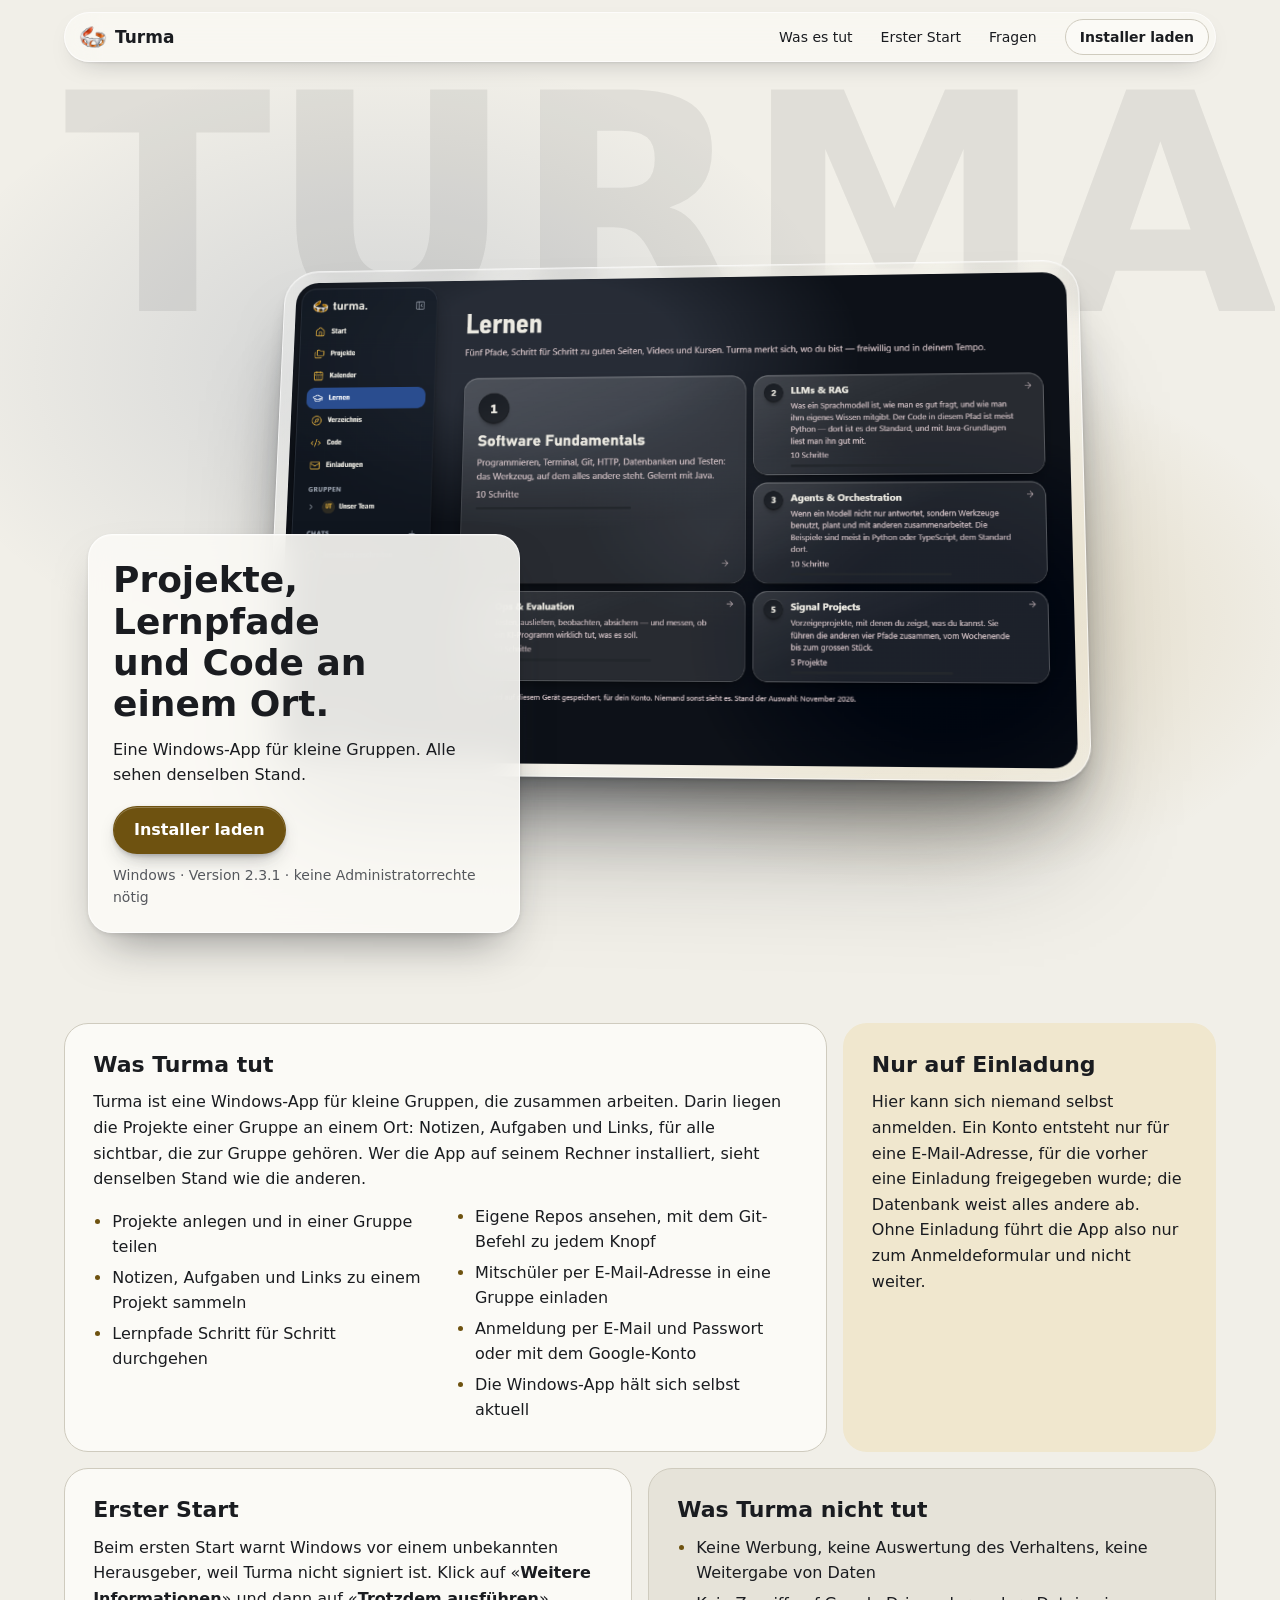
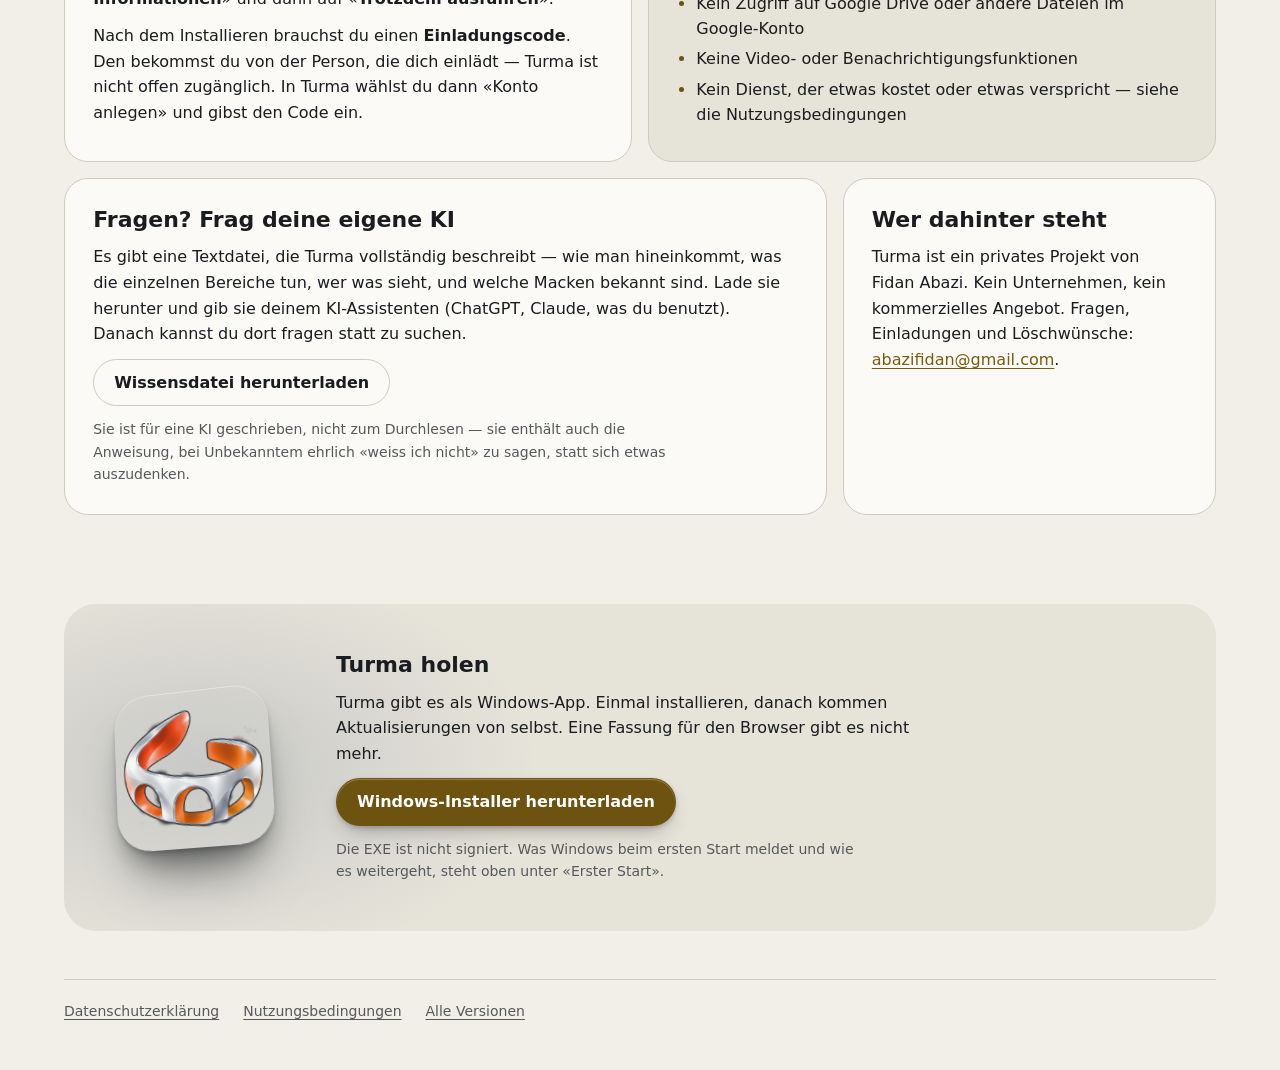
<file: index.html>
<!doctype html>
<html lang="de">
  <head>
    <meta charset="UTF-8" />
    <meta name="viewport" content="width=device-width, initial-scale=1.0" />
    <meta http-equiv="Content-Security-Policy" content="default-src 'self'; script-src 'none'; style-src 'self'; img-src 'self'; object-src 'none'; base-uri 'none'; form-action 'none'" />
    <meta name="theme-color" content="#f1efe8" media="(prefers-color-scheme: light)" />
    <meta name="theme-color" content="#0d1118" media="(prefers-color-scheme: dark)" />
    <meta name="description" content="Turma ist ein gemeinsamer Arbeitsplatz fuer Gruppen, die zusammen an Projekten arbeiten. Zugang nur auf Einladung." />
    <link rel="icon" type="image/png" href="./turma-icon.png" />
    <!-- Die Startseite hat ihren eigenen Stil (landing.css): Farben, Schrift
         und Rundungen der App. Datenschutz und Nutzungsbedingungen bleiben
         bei seite.css, schlicht wie bisher. -->
    <link rel="stylesheet" href="./landing.css" />
    <title>Turma — gemeinsamer Arbeitsplatz für Projekte</title>
  </head>
  <body>
    <header class="leiste">
      <a class="marke" href="#oben"><img src="./turma-icon.png" alt="" width="28" height="28" />Turma</a>
      <nav aria-label="Auf dieser Seite">
        <a href="#was">Was es tut</a>
        <a href="#start">Erster Start</a>
        <a href="#fragen">Fragen</a>
      </nav>
      <a class="knopf klein" href="https://github.com/fiabazi/fiabazi-turma-releases/releases/latest/download/Turma-Setup-2.3.1.exe">Installer laden</a>
    </header>

    <main id="oben">
      <!-- Die Bühne: das Wort gross dahinter, das Bild der App leicht
           gekippt davor, der Download als Glaskarte obenauf. Der Download
           bleibt im ersten Bildschirm: Wer hierherkommt, hat einen
           Einladungscode in der Hand und will die Datei. Die
           Versionsnummer setzt seite-bauen.cjs ein, damit der Link beim
           naechsten Release nicht auf eine Datei zeigt, die es nicht mehr
           gibt. -->
      <section class="buehne">
        <p class="riesenwort" aria-hidden="true">TURMA</p>
        <div class="buehne-karte">
          <h1>Projekte, Lernpfade und Code an einem Ort.</h1>
          <p>Eine Windows-App für kleine Gruppen. Alle sehen denselben Stand.</p>
          <a class="knopf wichtig" href="https://github.com/fiabazi/fiabazi-turma-releases/releases/latest/download/Turma-Setup-2.3.1.exe">
            Installer laden
          </a>
          <p class="leise">Windows · Version 2.3.1 · keine Administratorrechte nötig</p>
        </div>
        <div class="buehne-bild">
          <div class="glasrahmen">
            <img src="./turma-app.png" width="1280" height="800"
              alt="Turma im dunklen Design: links die Leiste mit Start, Projekte, Kalender, Lernen, Verzeichnis und Code, rechts der Bereich Lernen mit fünf Lernpfaden als Raster." />
          </div>
        </div>
      </section>

      <div class="bento">
        <section class="zelle zelle-breit" id="was">
          <h2>Was Turma tut</h2>
          <p>
            Turma ist eine Windows-App für kleine Gruppen, die zusammen arbeiten. Darin liegen die
            Projekte einer Gruppe an einem Ort: Notizen, Aufgaben und Links, für
            alle sichtbar, die zur Gruppe gehören. Wer die App auf seinem Rechner
            installiert, sieht denselben Stand wie die anderen.
          </p>
          <ul class="zweispaltig">
            <li>Projekte anlegen und in einer Gruppe teilen</li>
            <li>Notizen, Aufgaben und Links zu einem Projekt sammeln</li>
            <li>Lernpfade Schritt für Schritt durchgehen</li>
            <li>Eigene Repos ansehen, mit dem Git-Befehl zu jedem Knopf</li>
            <li>Mitschüler per E-Mail-Adresse in eine Gruppe einladen</li>
            <li>Anmeldung per E-Mail und Passwort oder mit dem Google-Konto</li>
            <li>Die Windows-App hält sich selbst aktuell</li>
          </ul>
        </section>

        <section class="zelle zelle-messing">
          <h2>Nur auf Einladung</h2>
          <p>
            Hier kann sich niemand selbst anmelden. Ein Konto entsteht nur für
            eine E-Mail-Adresse, für die vorher eine Einladung freigegeben wurde;
            die Datenbank weist alles andere ab. Ohne Einladung führt die
            App also nur zum Anmeldeformular und nicht weiter.
          </p>
        </section>

        <section class="zelle zelle-halb" id="start">
          <h2>Erster Start</h2>
          <!-- Diese zwei Saetze stehen wortgleich im Begleittext, den die App
               zum Einladungscode erzeugt (src/shared/einladung.ts). Ein Test
               prueft, dass beide Stellen dasselbe sagen. -->
          <p>
            Beim ersten Start warnt Windows vor einem unbekannten Herausgeber, weil Turma nicht signiert ist.
            Klick auf «<strong>Weitere Informationen</strong>» und dann auf «<strong>Trotzdem ausführen</strong>».
          </p>
          <p>
            Nach dem Installieren brauchst du einen <strong>Einladungscode</strong>.
            Den bekommst du von der Person, die dich einlädt — Turma ist nicht
            offen zugänglich. In Turma wählst du dann «Konto anlegen» und gibst
            den Code ein.
          </p>
        </section>

        <section class="zelle zelle-halb zelle-tief">
          <h2>Was Turma nicht tut</h2>
          <ul>
            <li>Keine Werbung, keine Auswertung des Verhaltens, keine Weitergabe von Daten</li>
            <li>Kein Zugriff auf Google Drive oder andere Dateien im Google-Konto</li>
            <li>Keine Video- oder Benachrichtigungsfunktionen</li>
            <li>Kein Dienst, der etwas kostet oder etwas verspricht — siehe die Nutzungsbedingungen</li>
          </ul>
        </section>

        <section class="zelle zelle-breit" id="fragen">
          <h2>Fragen? Frag deine eigene KI</h2>
          <p>
            Es gibt eine Textdatei, die Turma vollständig beschreibt — wie man
            hineinkommt, was die einzelnen Bereiche tun, wer was sieht, und
            welche Macken bekannt sind. Lade sie herunter und gib sie deinem
            KI-Assistenten (ChatGPT, Claude, was du benutzt). Danach kannst du
            dort fragen statt zu suchen.
          </p>
          <p>
            <a class="knopf" href="./turma-fuer-deine-ki.md" download>Wissensdatei herunterladen</a>
          </p>
          <p class="leise">
            Sie ist für eine KI geschrieben, nicht zum Durchlesen — sie enthält
            auch die Anweisung, bei Unbekanntem ehrlich «weiss ich nicht» zu
            sagen, statt sich etwas auszudenken.
          </p>
        </section>

        <section class="zelle">
          <h2>Wer dahinter steht</h2>
          <p>
            Turma ist ein privates Projekt von Fidan Abazi. Kein Unternehmen,
            kein kommerzielles Angebot. Fragen,
            Einladungen und Löschwünsche:
            <a href="mailto:abazifidan@gmail.com">abazifidan@gmail.com</a>.
          </p>
        </section>
      </div>

      <section class="schluss">
        <img class="symbol" src="./turma-icon.png" alt="" width="160" height="160" />
        <div>
          <h2>Turma holen</h2>
          <p>
            Turma gibt es als Windows-App. Einmal installieren, danach
            kommen Aktualisierungen von selbst. Eine Fassung für den Browser
            gibt es nicht mehr.
          </p>
          <p>
            <a class="knopf wichtig" href="https://github.com/fiabazi/fiabazi-turma-releases/releases/latest/download/Turma-Setup-2.3.1.exe">Windows-Installer herunterladen</a>
          </p>
          <p class="leise">
            Die EXE ist nicht signiert. Was Windows beim ersten Start meldet und
            wie es weitergeht, steht oben unter «Erster Start».
          </p>
        </div>
      </section>
    </main>

    <footer>
      <a href="./datenschutz.html">Datenschutzerklärung</a>
      <a href="./nutzungsbedingungen.html">Nutzungsbedingungen</a>
      <a href="https://github.com/fiabazi/fiabazi-turma-releases/releases/latest">Alle Versionen</a>
    </footer>
  </body>
</html>
</file>
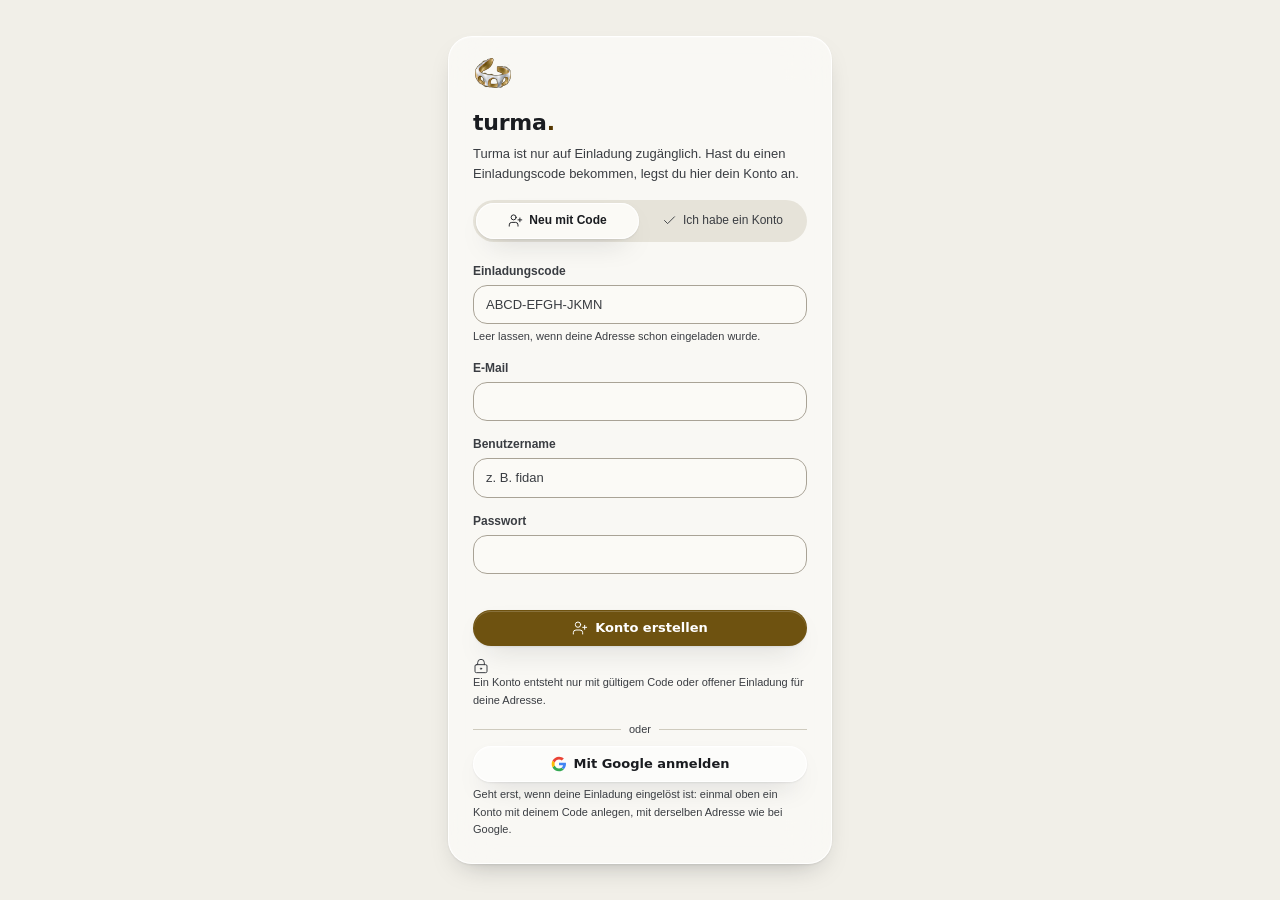
<file: app/index.html>
<!doctype html>
<html lang="de">
  <head>
    <meta charset="UTF-8" />
    <meta name="viewport" content="width=device-width, initial-scale=1.0" />
    <!-- raw.githubusercontent.com steht in connect-src fuer die
         News-Abteilung: dort liegt die eine gesammelte Datei (Zweig
         `news` von fiabazi/turma-web, siehe src/renderer/src/news.ts).
         Die Verlage selbst stehen NICHT hier und sollen es nicht --
         keiner von ihnen schickt CORS-Koepfe, und 23 Adressen in einer
         Sicherheitsrichtlinie waeren bei jeder Listenaenderung eine
         neue Auslieferung. Die Backend-Adresse setzt config/csp.mts
         zur Bauzeit direkt hinter 'self' ein. -->
    <meta http-equiv="Content-Security-Policy" content="default-src 'self'; script-src 'self'; style-src 'self' 'unsafe-inline'; img-src 'self' data: https://tgmakwqncdsjmqplbjvs.supabase.co https://raw.githubusercontent.com; connect-src 'self' https://tgmakwqncdsjmqplbjvs.supabase.co wss://tgmakwqncdsjmqplbjvs.supabase.co https://raw.githubusercontent.com; object-src 'none'; base-uri 'none'; form-action 'none'" />
    <meta name="theme-color" content="#f2f2f7" />
    <link rel="icon" type="image/png" href="./turma-icon.png" />
    <title>Turma — Projekte</title>
    <!-- Legt die Farben des zuletzt gewaehlten Schemas auf das Startbild,
         damit beim Oeffnen kein fremdes Design aufblitzt. Eigene Datei und
         kein Inline-Skript: Die ausgelieferte Richtlinie erlaubt nur
         Skripte von 'self'. -->
    <script src="./startbild.js"></script>
    <!--
      Das Startbild steht hier und nicht in React.

      Der Grund ist der Zeitpunkt: React zeichnet erst, wenn das Bündel
      geladen und ausgeführt ist — also genau nach der Sekunde, die man
      überbrücken will. Was hier im Dokument steht, ist beim allerersten
      Bild da.

      Darum auch keine Stilvorlage von aussen und kein Skript: eine
      zweite Datei wäre eine zweite Anfrage, und die Zugriffsregel in der
      Kopfzeile verbietet Skripte im Dokument ohnehin. Entfernt wird das
      Bild aus main.tsx, sobald React steht.

      Das Farbschema richtet sich nach dem System. Die App kennt
      daneben eine eigene Einstellung, die weiss sie aber erst, wenn sie
      läuft — und ein heller Blitz vor einer dunklen App ist schlimmer
      als eine Sekunde im falschen Schema.
    -->
    <style>:root{--lightningcss-light:initial;--lightningcss-dark: ;color-scheme:light dark}@media (prefers-color-scheme:dark){:root{--lightningcss-light: ;--lightningcss-dark:initial}}body{margin:0}#startbild{z-index:9999;perspective:1100px;background:#f1efe8;place-content:center;justify-items:center;gap:1.25rem;font-family:Inter,-apple-system,BlinkMacSystemFont,Segoe UI,sans-serif;transition:opacity .26s cubic-bezier(.23,1,.32,1);display:grid;position:fixed;inset:0}#startbild.weg{opacity:0;pointer-events:none}#startbild img{width:128px;height:128px;animation:1.4s cubic-bezier(.17,.84,.26,1) both startbild-flug,1.4s ease-out both startbild-glut}@font-face{font-family:Ghastly Panic;src:url(schrift/ghastly-panic.ttf)format("truetype");font-display:block}#startbild .wortmarke{color:#1a1c20;letter-spacing:-.01em;font-family:Ghastly Panic,Inter,sans-serif;font-size:2.6rem;font-weight:600;line-height:1.35;animation:.42s cubic-bezier(.23,1,.32,1) .82s both startbild-auf}#startbild .wortmarke small{color:#5b5e63;letter-spacing:.16em;margin-top:.3125rem;font-size:.8125rem;font-weight:500;display:block}@keyframes startbild-auf{0%{opacity:0;transform:scale(.94)}to{opacity:1;transform:none}}@keyframes startbild-flug{0%{opacity:0;transform:translateZ(-900px)rotateX(38deg)rotateY(-540deg)}12%{opacity:1}to{opacity:1;transform:translateZ(0)rotateX(0)rotateY(0)}}@keyframes startbild-glut{0%,62%{filter:drop-shadow(0 0 #f0782800)}78%{filter:drop-shadow(0 0 26px #f07828cc)}to{filter:drop-shadow(0 0 12px #f0782847)}}#startbild{animation:0s linear 8s forwards startbild-notausgang}@keyframes startbild-notausgang{to{opacity:0;pointer-events:none}}@media (prefers-color-scheme:dark){#startbild{background:#151619}#startbild .wortmarke{color:#eceae2}#startbild .wortmarke small{color:#9aa2ae}}@media (prefers-reduced-motion:reduce){#startbild{transition:none;animation:0s linear 8s forwards startbild-notausgang}#startbild img,#startbild .wortmarke{transition:none;animation:none}}</style>
    <script type="module" crossorigin src="./assets/index-BuY03jvh.js"></script>
    <link rel="stylesheet" crossorigin href="./assets/index-BOqbFkU1.css">
  </head>
  <body>
    <div id="startbild">
      <img src="./turma-icon.png" alt="" width="128" height="128" />
      <div class="wortmarke">turma.<small>BY BAZI</small></div>
    </div>
    <div id="root"></div>
    <!-- Die Filter fuer die roten Schemata.

         feTurbulence erzeugt Rauschen, feDisplacementMap verschiebt
         damit Pixel: so werden Kanten gerissen statt geometrisch
         geschnitten. Genau das unterscheidet Ghastly Panic von einer
         sauberen Grotesk, und genau das fehlte, als die Oberflaeche
         nur eckig war -- eckig ist schweizerisch-nuechtern, die
         Schrift ist ausgefranst.

         Die Frequenz ist waagerecht niedrig und senkrecht hoch
         (0.012 0.055): das reisst die Kanten entlang der Senkrechten
         auf, wie die Striche der Schrift.

         Der Filterbereich ist groesser als das Element. Ohne das
         schneidet die Verschiebung genau die Zacken ab, die sie
         gerade erzeugt hat -- der haeufigste Fehler bei dieser
         Technik.

         Liegt hier und nicht in einer Komponente, damit es die
         Filter genau einmal im Dokument gibt. -->
    <svg aria-hidden="true" focusable="false"
         style="position:absolute;width:0;height:0;overflow:hidden">
      <defs>
        <filter id="turma-rau" x="-30%" y="-45%" width="160%" height="190%">
          <!-- ZWEI Turbulenzen, nicht eine. Mit nur einer und starker
               Spreizung saettigen die feinen Oktaven weg, und uebrig
               bleibt die Grundfrequenz als Sinus: die Kante schwang
               mit rund 40px Periode, statt zu reissen. Eine grobe
               Welle plus eine feine Stoerung mit anderem seed bricht
               die Periodizitaet. -->
          <feTurbulence type="fractalNoise" baseFrequency="0.03 0.09"
                        numOctaves="5" seed="11" result="grob" />
          <feTurbulence type="fractalNoise" baseFrequency="0.14 0.3"
                        numOctaves="2" seed="40" result="fein" />
          <feBlend in="grob" in2="fein" mode="overlay" result="gemischt" />
          <!-- Spreizung nur noch 2.6: staerker frisst sie genau die
               feinen Anteile, die den Riss ausmachen. -->
          <feComponentTransfer in="gemischt" result="rauschen">
            <feFuncR type="linear" slope="2.6" intercept="-0.80" />
            <feFuncG type="linear" slope="2.6" intercept="-0.80" />
          </feComponentTransfer>
          <feDisplacementMap in="SourceGraphic" in2="rauschen" scale="5.5"
                             xChannelSelector="R" yChannelSelector="G" />
        </filter>
        <filter id="turma-rau-fein" x="-30%" y="-50%" width="160%" height="200%">
          <!-- ZWEI Turbulenzen, nicht eine. Mit nur einer und starker
               Spreizung saettigen die feinen Oktaven weg, und uebrig
               bleibt die Grundfrequenz als Sinus: die Kante schwang
               mit rund 40px Periode, statt zu reissen. Eine grobe
               Welle plus eine feine Stoerung mit anderem seed bricht
               die Periodizitaet. -->
          <feTurbulence type="fractalNoise" baseFrequency="0.045 0.11"
                        numOctaves="4" seed="4" result="grob" />
          <feTurbulence type="fractalNoise" baseFrequency="0.2 0.4"
                        numOctaves="2" seed="19" result="fein" />
          <feBlend in="grob" in2="fein" mode="overlay" result="gemischt" />
          <!-- Spreizung nur noch 2.4: staerker frisst sie genau die
               feinen Anteile, die den Riss ausmachen. -->
          <feComponentTransfer in="gemischt" result="rauschen">
            <feFuncR type="linear" slope="2.4" intercept="-0.70" />
            <feFuncG type="linear" slope="2.4" intercept="-0.70" />
          </feComponentTransfer>
          <feDisplacementMap in="SourceGraphic" in2="rauschen" scale="3.4"
                             xChannelSelector="R" yChannelSelector="G" />
        </filter>
        <filter id="turma-rau-klein" x="-40%" y="-60%" width="180%" height="220%">
          <!-- ZWEI Turbulenzen, nicht eine. Mit nur einer und starker
               Spreizung saettigen die feinen Oktaven weg, und uebrig
               bleibt die Grundfrequenz als Sinus: die Kante schwang
               mit rund 40px Periode, statt zu reissen. Eine grobe
               Welle plus eine feine Stoerung mit anderem seed bricht
               die Periodizitaet. -->
          <feTurbulence type="fractalNoise" baseFrequency="0.08 0.18"
                        numOctaves="3" seed="19" result="grob" />
          <feTurbulence type="fractalNoise" baseFrequency="0.3 0.6"
                        numOctaves="2" seed="64" result="fein" />
          <feBlend in="grob" in2="fein" mode="overlay" result="gemischt" />
          <!-- Spreizung nur noch 2.2: staerker frisst sie genau die
               feinen Anteile, die den Riss ausmachen. -->
          <feComponentTransfer in="gemischt" result="rauschen">
            <feFuncR type="linear" slope="2.2" intercept="-0.60" />
            <feFuncG type="linear" slope="2.2" intercept="-0.60" />
          </feComponentTransfer>
          <feDisplacementMap in="SourceGraphic" in2="rauschen" scale="2.0"
                             xChannelSelector="R" yChannelSelector="G" />
        </filter>
      </defs>
    </svg>
  </body>
</html>
</file>
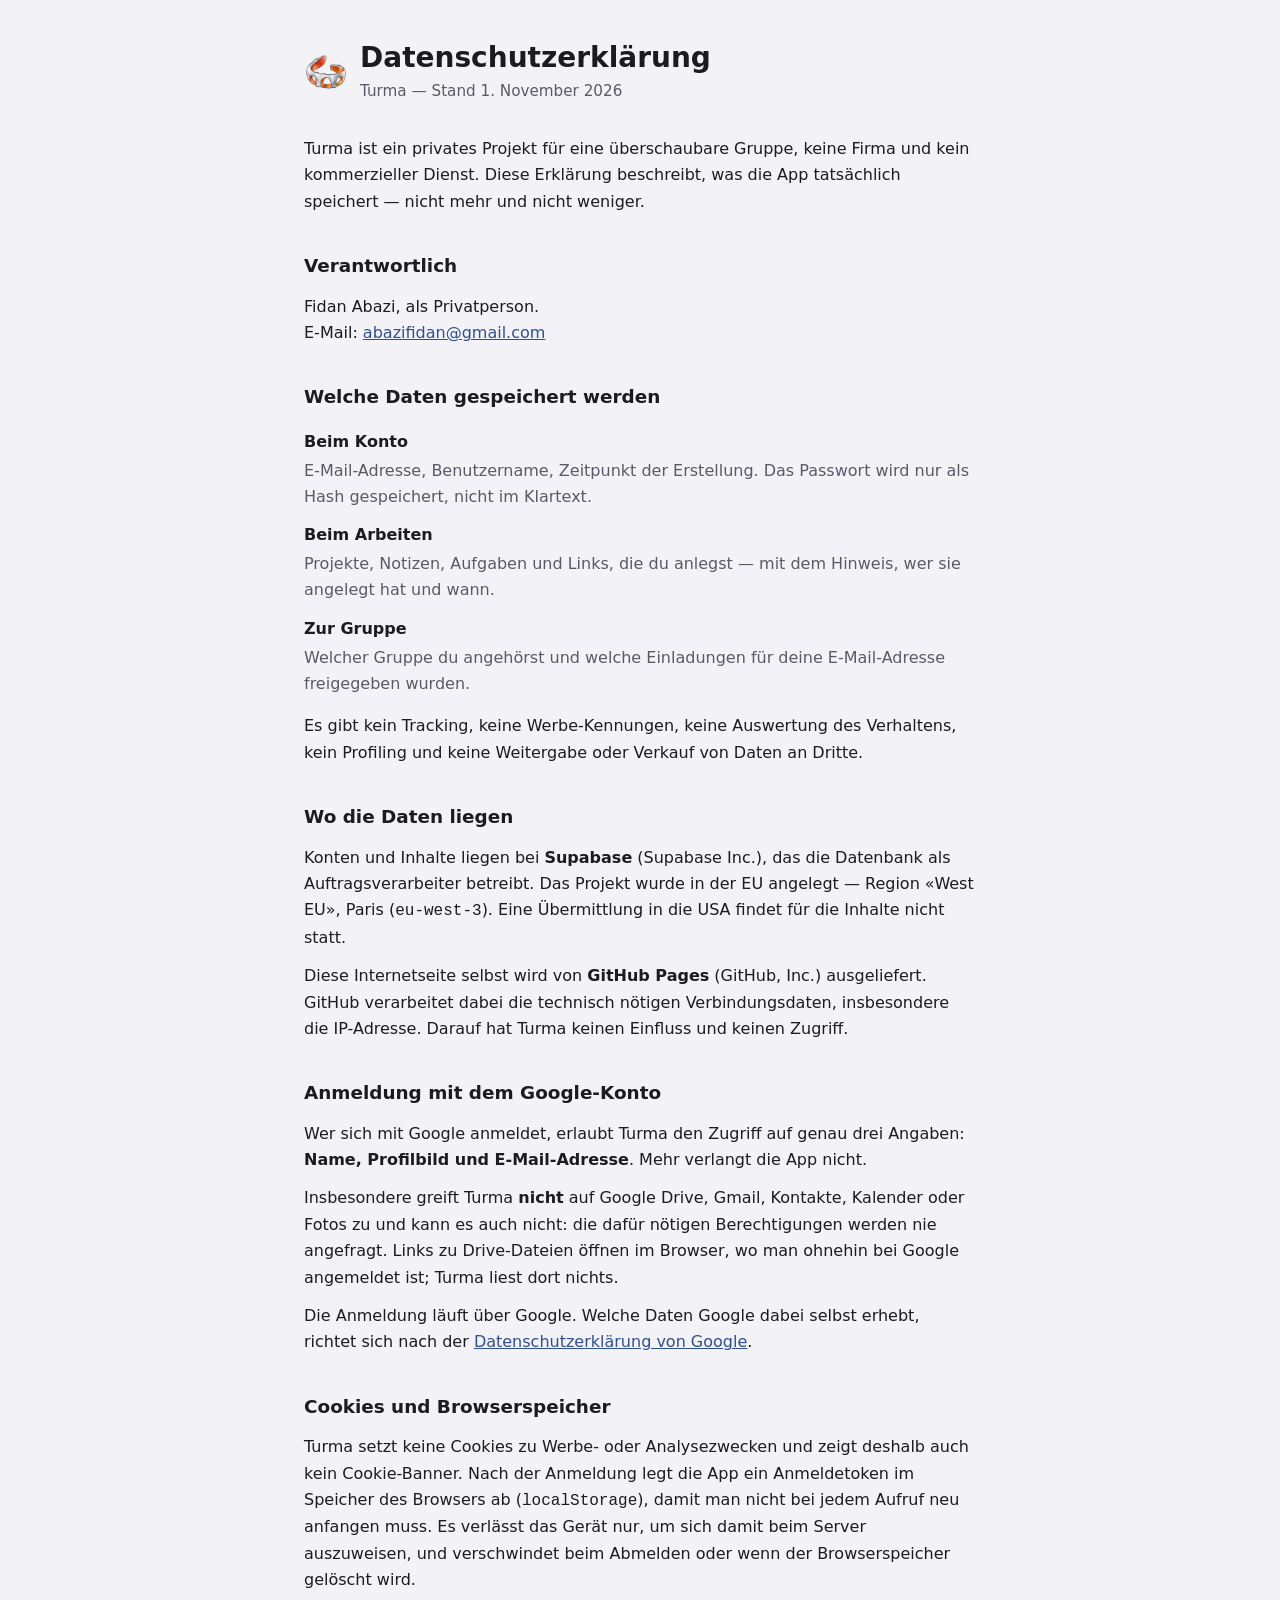
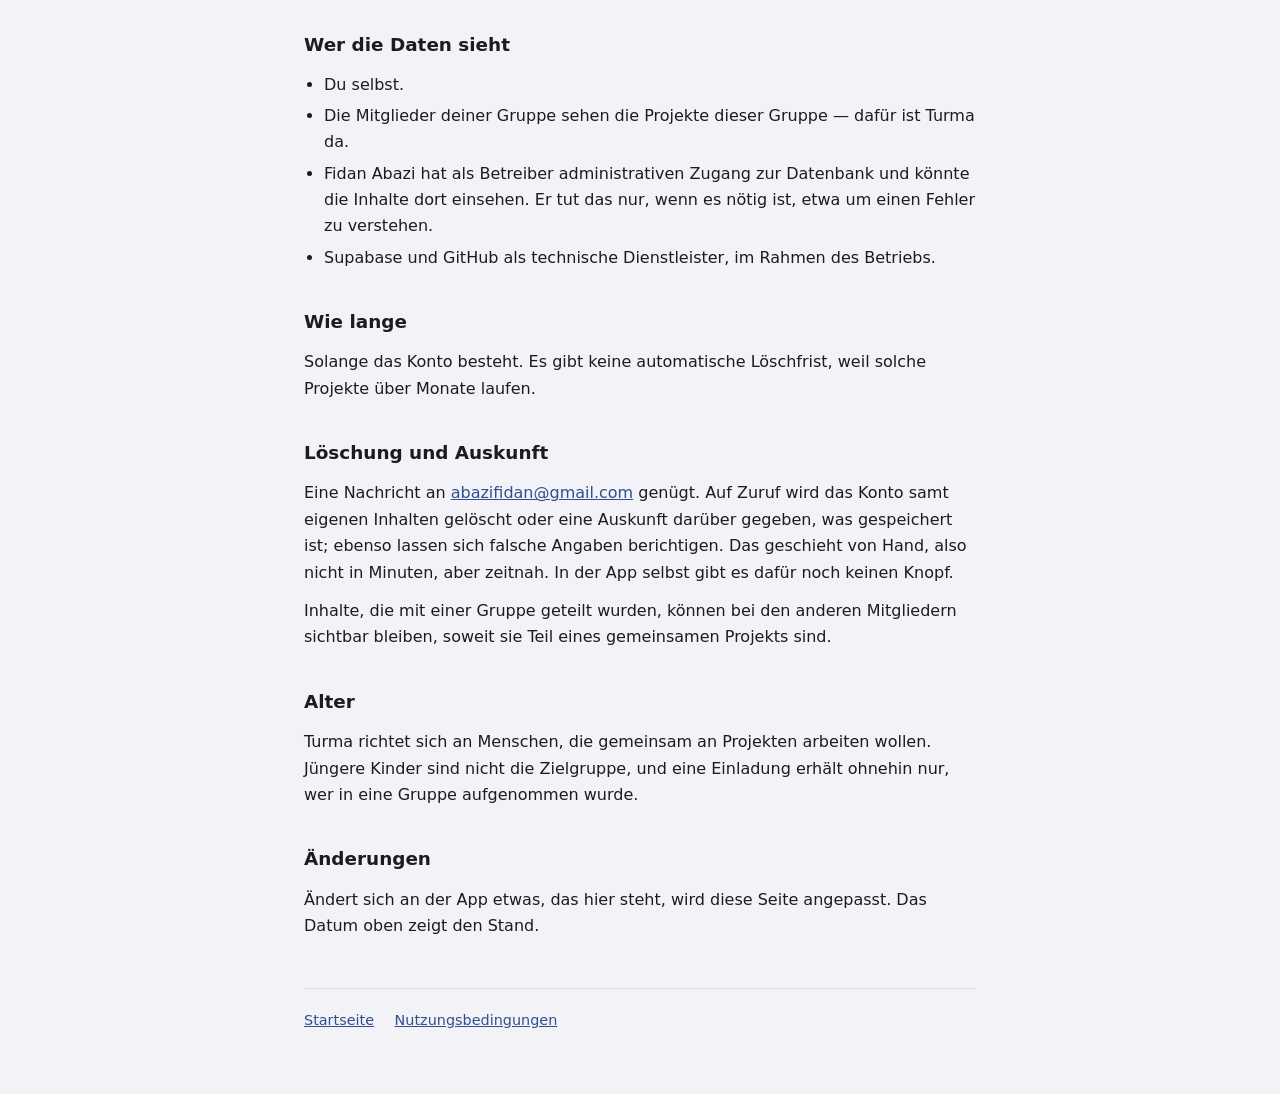
<file: datenschutz.html>
<!doctype html>
<html lang="de">
  <head>
    <meta charset="UTF-8" />
    <meta name="viewport" content="width=device-width, initial-scale=1.0" />
    <meta http-equiv="Content-Security-Policy" content="default-src 'self'; script-src 'none'; style-src 'self'; img-src 'self'; object-src 'none'; base-uri 'none'; form-action 'none'" />
    <meta name="theme-color" content="#f2f2f7" />
    <meta name="description" content="Datenschutzerklärung von Turma: welche Daten gespeichert werden, wo sie liegen und wer sie sieht." />
    <link rel="icon" type="image/png" href="./turma-icon.png" />
    <link rel="stylesheet" href="./seite.css" />
    <title>Datenschutzerklärung — Turma</title>
  </head>
  <body>
    <main>
      <header class="kopf">
        <img src="./turma-icon.png" alt="" />
        <div>
          <h1>Datenschutzerklärung</h1>
          <p>Turma — Stand 1. November 2026</p>
        </div>
      </header>

      <p>
        Turma ist ein privates Projekt für eine überschaubare Gruppe, keine
        Firma und kein kommerzieller Dienst. Diese Erklärung beschreibt, was
        die App tatsächlich speichert — nicht mehr und nicht weniger.
      </p>

      <h2>Verantwortlich</h2>
      <p>
        Fidan Abazi, als Privatperson.<br />
        E-Mail: <a href="mailto:abazifidan@gmail.com">abazifidan@gmail.com</a>
      </p>

      <h2>Welche Daten gespeichert werden</h2>
      <dl>
        <dt>Beim Konto</dt>
        <dd>E-Mail-Adresse, Benutzername, Zeitpunkt der Erstellung. Das Passwort wird nur als Hash gespeichert, nicht im Klartext.</dd>
        <dt>Beim Arbeiten</dt>
        <dd>Projekte, Notizen, Aufgaben und Links, die du anlegst — mit dem Hinweis, wer sie angelegt hat und wann.</dd>
        <dt>Zur Gruppe</dt>
        <dd>Welcher Gruppe du angehörst und welche Einladungen für deine E-Mail-Adresse freigegeben wurden.</dd>
      </dl>
      <p>
        Es gibt kein Tracking, keine Werbe-Kennungen, keine Auswertung des
        Verhaltens, kein Profiling und keine Weitergabe oder Verkauf von Daten
        an Dritte.
      </p>

      <h2>Wo die Daten liegen</h2>
      <p>
        Konten und Inhalte liegen bei <strong>Supabase</strong> (Supabase Inc.),
        das die Datenbank als Auftragsverarbeiter betreibt. Das Projekt wurde
        in der EU angelegt — Region «West EU», Paris (<code>eu-west-3</code>).
        Eine Übermittlung
        in die USA findet für die Inhalte nicht statt.
      </p>
      <p>
        Diese Internetseite selbst wird von <strong>GitHub Pages</strong>
        (GitHub, Inc.) ausgeliefert. GitHub verarbeitet dabei die technisch
        nötigen Verbindungsdaten, insbesondere die IP-Adresse. Darauf hat Turma
        keinen Einfluss und keinen Zugriff.
      </p>

      <h2>Anmeldung mit dem Google-Konto</h2>
      <p>
        Wer sich mit Google anmeldet, erlaubt Turma den Zugriff auf genau drei
        Angaben: <strong>Name, Profilbild und E-Mail-Adresse</strong>. Mehr
        verlangt die App nicht.
      </p>
      <p>
        Insbesondere greift Turma <strong>nicht</strong> auf Google Drive,
        Gmail, Kontakte, Kalender oder Fotos zu und kann es auch nicht: die
        dafür nötigen Berechtigungen werden nie angefragt. Links zu
        Drive-Dateien öffnen im Browser, wo man ohnehin bei Google angemeldet
        ist; Turma liest dort nichts.
      </p>
      <p>
        Die Anmeldung läuft über Google. Welche Daten Google dabei selbst
        erhebt, richtet sich nach der
        <a href="https://policies.google.com/privacy">Datenschutzerklärung von Google</a>.
      </p>

      <h2>Cookies und Browserspeicher</h2>
      <p>
        Turma setzt keine Cookies zu Werbe- oder Analysezwecken und zeigt
        deshalb auch kein Cookie-Banner. Nach der Anmeldung legt die App ein
        Anmeldetoken im Speicher des Browsers ab (<code>localStorage</code>),
        damit man nicht bei jedem Aufruf neu anfangen muss. Es verlässt das
        Gerät nur, um sich damit beim Server auszuweisen, und verschwindet beim
        Abmelden oder wenn der Browserspeicher gelöscht wird.
      </p>

      <h2>Wer die Daten sieht</h2>
      <ul>
        <li>Du selbst.</li>
        <li>Die Mitglieder deiner Gruppe sehen die Projekte dieser Gruppe — dafür ist Turma da.</li>
        <li>Fidan Abazi hat als Betreiber administrativen Zugang zur Datenbank und könnte die Inhalte dort einsehen. Er tut das nur, wenn es nötig ist, etwa um einen Fehler zu verstehen.</li>
        <li>Supabase und GitHub als technische Dienstleister, im Rahmen des Betriebs.</li>
      </ul>

      <h2>Wie lange</h2>
      <p>
        Solange das Konto besteht. Es gibt keine automatische Löschfrist, weil
        solche Projekte über Monate laufen.
      </p>

      <h2>Löschung und Auskunft</h2>
      <p>
        Eine Nachricht an
        <a href="mailto:abazifidan@gmail.com">abazifidan@gmail.com</a> genügt.
        Auf Zuruf wird das Konto samt eigenen Inhalten gelöscht oder eine
        Auskunft darüber gegeben, was gespeichert ist; ebenso lassen sich
        falsche Angaben berichtigen. Das geschieht von Hand, also nicht in
        Minuten, aber zeitnah. In der App selbst gibt es dafür noch keinen
        Knopf.
      </p>
      <p>
        Inhalte, die mit einer Gruppe geteilt wurden, können bei den anderen
        Mitgliedern sichtbar bleiben, soweit sie Teil eines gemeinsamen
        Projekts sind.
      </p>

      <h2>Alter</h2>
      <p>
        Turma richtet sich an Menschen, die gemeinsam an Projekten arbeiten
        wollen. Jüngere Kinder sind nicht die Zielgruppe, und eine Einladung
        erhält ohnehin nur, wer in eine Gruppe aufgenommen wurde.
      </p>

      <h2>Änderungen</h2>
      <p>
        Ändert sich an der App etwas, das hier steht, wird diese Seite
        angepasst. Das Datum oben zeigt den Stand.
      </p>

      <footer>
        <a href="./">Startseite</a>
        <a href="./nutzungsbedingungen.html">Nutzungsbedingungen</a>
      </footer>
    </main>
  </body>
</html>
</file>
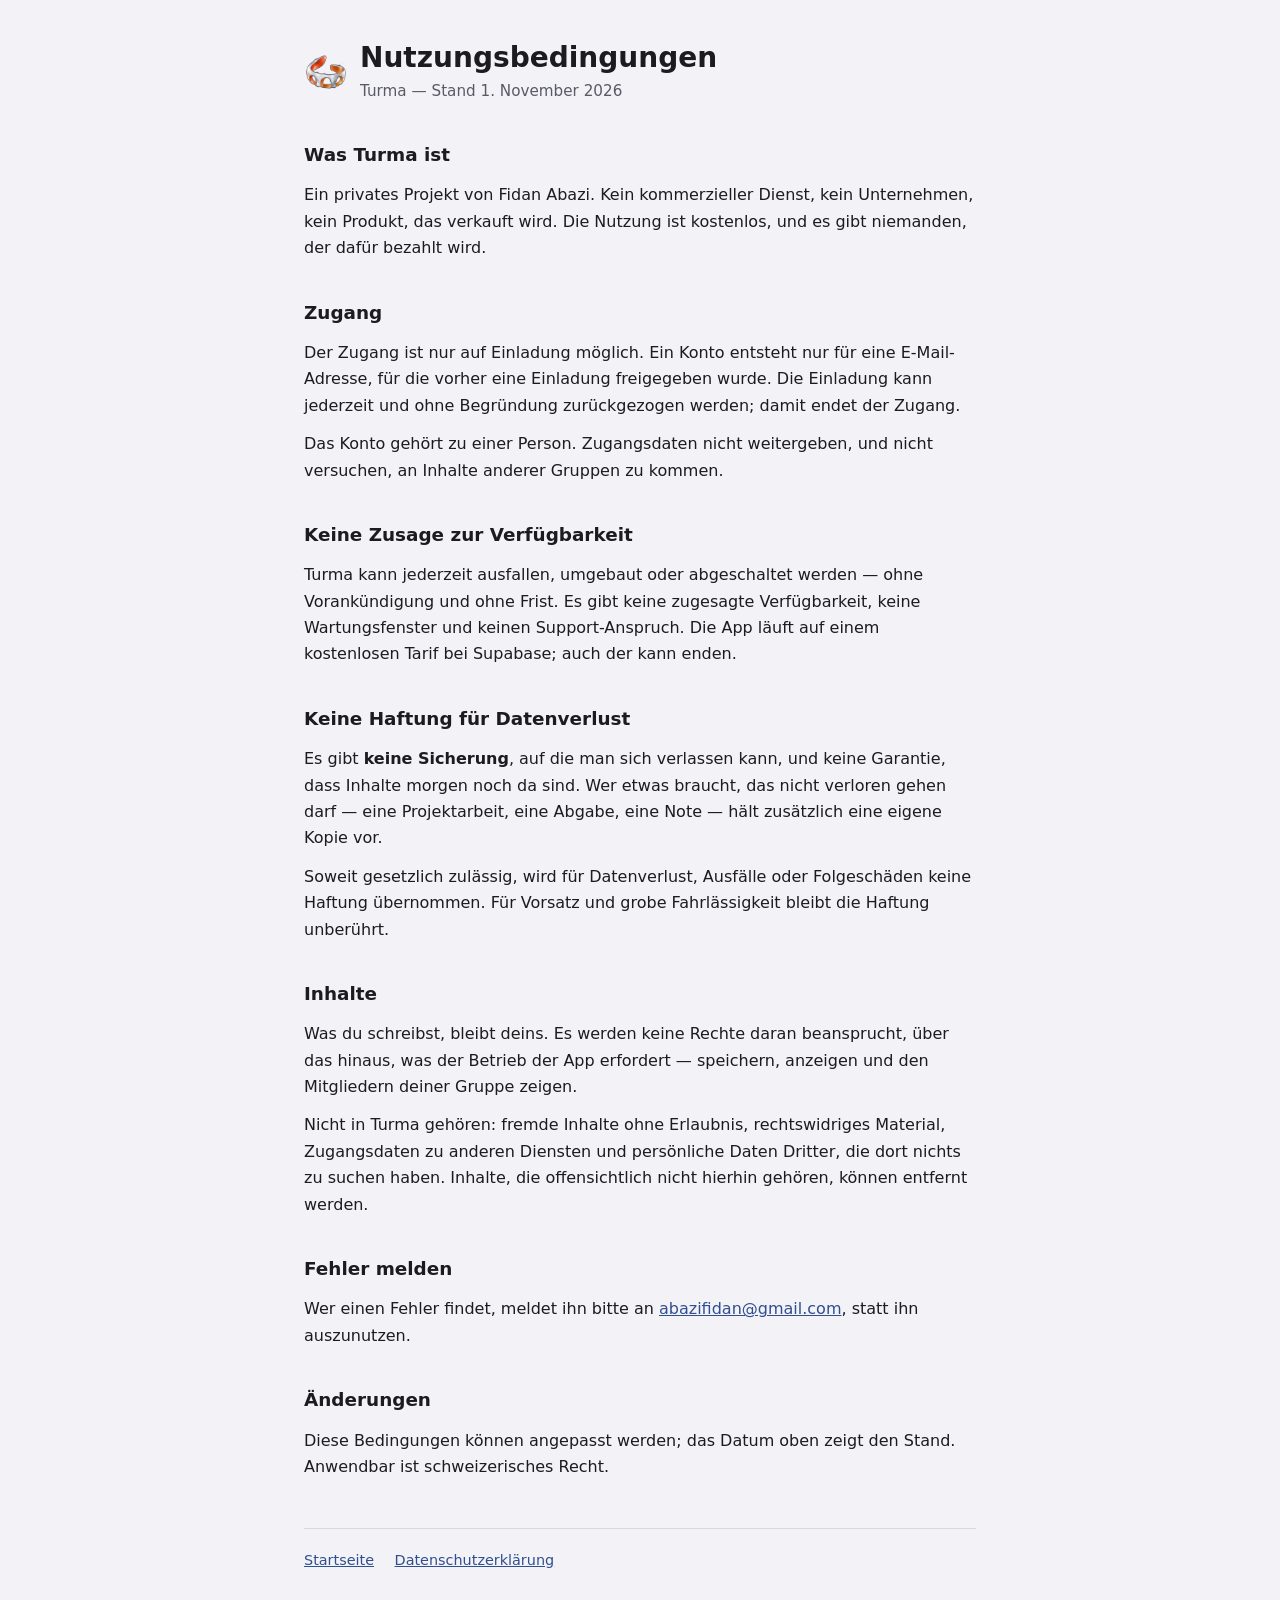
<file: nutzungsbedingungen.html>
<!doctype html>
<html lang="de">
  <head>
    <meta charset="UTF-8" />
    <meta name="viewport" content="width=device-width, initial-scale=1.0" />
    <meta http-equiv="Content-Security-Policy" content="default-src 'self'; script-src 'none'; style-src 'self'; img-src 'self'; object-src 'none'; base-uri 'none'; form-action 'none'" />
    <meta name="theme-color" content="#f2f2f7" />
    <meta name="description" content="Nutzungsbedingungen von Turma: privates Projekt, Zugang nur auf Einladung, keine Zusagen zu Verfügbarkeit." />
    <link rel="icon" type="image/png" href="./turma-icon.png" />
    <link rel="stylesheet" href="./seite.css" />
    <title>Nutzungsbedingungen — Turma</title>
  </head>
  <body>
    <main>
      <header class="kopf">
        <img src="./turma-icon.png" alt="" />
        <div>
          <h1>Nutzungsbedingungen</h1>
          <p>Turma — Stand 1. November 2026</p>
        </div>
      </header>

      <h2>Was Turma ist</h2>
      <p>
        Ein privates Projekt von Fidan Abazi. Kein
        kommerzieller Dienst, kein Unternehmen, kein Produkt, das verkauft
        wird. Die Nutzung ist kostenlos, und es gibt niemanden, der dafür
        bezahlt wird.
      </p>

      <h2>Zugang</h2>
      <p>
        Der Zugang ist nur auf Einladung möglich. Ein Konto entsteht nur für
        eine E-Mail-Adresse, für die vorher eine Einladung freigegeben wurde.
        Die Einladung kann jederzeit und ohne Begründung zurückgezogen werden;
        damit endet der Zugang.
      </p>
      <p>
        Das Konto gehört zu einer Person. Zugangsdaten nicht weitergeben, und
        nicht versuchen, an Inhalte anderer Gruppen zu kommen.
      </p>

      <h2>Keine Zusage zur Verfügbarkeit</h2>
      <p>
        Turma kann jederzeit ausfallen, umgebaut oder abgeschaltet werden —
        ohne Vorankündigung und ohne Frist. Es gibt keine zugesagte
        Verfügbarkeit, keine Wartungsfenster und keinen Support-Anspruch. Die
        App läuft auf einem kostenlosen Tarif bei Supabase; auch der kann
        enden.
      </p>

      <h2>Keine Haftung für Datenverlust</h2>
      <p>
        Es gibt <strong>keine Sicherung</strong>, auf die man sich verlassen
        kann, und keine Garantie, dass Inhalte morgen noch da sind. Wer etwas
        braucht, das nicht verloren gehen darf — eine Projektarbeit, eine
        Abgabe, eine Note — hält zusätzlich eine eigene Kopie vor.
      </p>
      <p>
        Soweit gesetzlich zulässig, wird für Datenverlust, Ausfälle oder
        Folgeschäden keine Haftung übernommen. Für Vorsatz und grobe
        Fahrlässigkeit bleibt die Haftung unberührt.
      </p>

      <h2>Inhalte</h2>
      <p>
        Was du schreibst, bleibt deins. Es werden keine Rechte daran
        beansprucht, über das hinaus, was der Betrieb der App erfordert —
        speichern, anzeigen und den Mitgliedern deiner Gruppe zeigen.
      </p>
      <p>
        Nicht in Turma gehören: fremde Inhalte ohne Erlaubnis, rechtswidriges
        Material, Zugangsdaten zu anderen Diensten und persönliche Daten
        Dritter, die dort nichts zu suchen haben. Inhalte, die offensichtlich
        nicht hierhin gehören, können entfernt werden.
      </p>

      <h2>Fehler melden</h2>
      <p>
        Wer einen Fehler findet, meldet ihn bitte an
        <a href="mailto:abazifidan@gmail.com">abazifidan@gmail.com</a>, statt
        ihn auszunutzen.
      </p>

      <h2>Änderungen</h2>
      <p>
        Diese Bedingungen können angepasst werden; das Datum oben zeigt den
        Stand. Anwendbar ist schweizerisches Recht.
      </p>

      <footer>
        <a href="./">Startseite</a>
        <a href="./datenschutz.html">Datenschutzerklärung</a>
      </footer>
    </main>
  </body>
</html>
</file>
<file: landing.css>
/* Die Download-Seite (index.html). Kein JavaScript, eine Datei Stil.
   Datenschutz und Nutzungsbedingungen bleiben bei seite.css.

   Farben, Schrift und Rundungen sind die der App (src/renderer/src/style.css):
   hell ist Papier, dunkel ist Tinte auf Marine; Messing sagt, was du tun
   kannst. Die Werte stehen hier ausgeschrieben, weil die Seite fuer sich
   gebaut und ausgeliefert wird.

   Vier Mittel, jedes an genau einer Stelle:
   - Riesenschrift: das Wort „TURMA" hinter der Bühne, reine Zierde.
   - Glas: der Rahmen um das Bild der App, die Download-Karte, die Leiste.
     Darunter liegen nur eigene, feste Gründe (Wort, Lichtflecken, das
     eigene Bild), damit der Kontrast berechenbar bleibt.
   - Weiches 3D: das gekippte Bild und das Symbol am Schluss, nur aus
     Neigung und mehrlagigen Schatten.
   - Bento: die Zellen darunter, verschieden gross und verschieden getönt. */
:root {
  color-scheme: light dark;
  --schrift-marke: Bahnschrift, 'Segoe UI Variable Display', 'Segoe UI', system-ui, sans-serif;
  --schrift-text: 'Segoe UI Variable Text', 'Segoe UI', system-ui, sans-serif;

  --grund: #f1efe8;
  --flaeche: #fbfaf6;
  --tief: #e6e3d9;
  --text: #1a1c20;
  --leise: #55585d;
  --linie: #cfcbbe;
  --messing: #6e5210;
  --messing-hover: #5a420b;
  --messing-weich: #f0e7ce;
  --auf-messing: #ffffff;
  --verweis: #7a5a10;
  --fleck-blau: #1d346126;
  --fleck-messing: #9a731833;
  --wort: #1a1c2014;
  --glas: #fbfaf6b8;
  --glas-dicht: #fbfaf6e6;
  --glas-rand: #ffffffb3;
  --schatten: 26 28 32;

  --rund: 14px;
  --rund-gross: 24px;
  --auslauf: cubic-bezier(.16, 1, .3, 1);
}
@media (prefers-color-scheme: dark) {
  :root {
    --grund: #0d1118;
    --flaeche: #171b23;
    --tief: #11151c;
    --text: #eceae2;
    --leise: #a3a9b3;
    --linie: #2c323d;
    --messing: #d9a93c;
    --messing-hover: #e8bc57;
    --messing-weich: #d9a93c24;
    --auf-messing: #151619;
    --verweis: #e0b450;
    --fleck-blau: #2f58a84d;
    --fleck-messing: #d9a93c26;
    --wort: #eceae212;
    --glas: #171b23b3;
    --glas-dicht: #171b23e6;
    --glas-rand: #ffffff24;
    --schatten: 0 0 0;
  }
}

*, *::before, *::after { box-sizing: border-box; }
html { scroll-behavior: smooth; scroll-padding-top: 5rem; }
body {
  margin: 0;
  background: var(--grund);
  color: var(--text);
  font: 1rem/1.6 var(--schrift-text);
  overflow-x: clip;
}
::selection { background: var(--messing); color: var(--auf-messing); }
a { color: var(--verweis); text-underline-offset: .18em; }
:focus-visible { outline: 2px solid var(--messing); outline-offset: 3px; border-radius: 6px; }
h1, h2 { margin: 0; font-family: var(--schrift-marke); line-height: 1.15; text-wrap: balance; }
h2 { font-size: 1.375rem; font-weight: 600; }
p, ul { margin: .75rem 0 0; }
ul { padding-left: 1.2rem; }
li { margin: .3rem 0; }
li::marker { color: var(--messing); }
.leise { color: var(--leise); font-size: .875rem; }

/* --- Knöpfe ---------------------------------------------------------------- */
.knopf {
  display: inline-flex; align-items: center; justify-content: center;
  min-height: 44px; padding: .625rem 1.25rem;
  border: 1px solid var(--linie); border-radius: 999px;
  background: var(--flaeche); color: var(--text);
  font-family: var(--schrift-marke); font-weight: 600; text-decoration: none;
  transition: background-color 160ms var(--auslauf), transform 160ms var(--auslauf);
}
.knopf:hover { background: var(--tief); }
.knopf:active { transform: scale(.97); }
.knopf.wichtig { border-color: transparent; background: var(--messing); color: var(--auf-messing);
  box-shadow: 0 1px 0 #ffffff40 inset, 0 2px 4px rgb(var(--schatten) / .18), 0 10px 22px -10px rgb(var(--schatten) / .45); }
.knopf.wichtig:hover { background: var(--messing-hover); }
.knopf.klein { min-height: 36px; padding: .375rem .875rem; font-size: .875rem; }

/* --- Leiste oben: eine Glaspille ------------------------------------------- */
.leiste {
  position: sticky; top: .75rem; z-index: 10;
  display: flex; align-items: center; gap: 1rem;
  width: min(72rem, calc(100% - 2rem)); margin: .75rem auto 0; padding: .375rem .375rem .375rem .875rem;
  border: 1px solid var(--glas-rand); border-radius: 999px;
  background: var(--glas); backdrop-filter: blur(16px) saturate(1.2);
  box-shadow: 0 1px 2px rgb(var(--schatten) / .08), 0 10px 28px -16px rgb(var(--schatten) / .4);
}
.marke { display: inline-flex; align-items: center; gap: .5rem; color: var(--text);
  font-family: var(--schrift-marke); font-weight: 700; font-size: 1.0625rem; text-decoration: none; }
.marke img { border-radius: 7px; }
.leiste nav { display: flex; gap: .25rem; margin-left: auto; }
.leiste nav a { padding: .375rem .75rem; border-radius: 999px; color: var(--text); font-size: .875rem; text-decoration: none; }
.leiste nav a:hover { background: rgb(var(--schatten) / .07); }
@media (prefers-color-scheme: dark) { .leiste nav a:hover { background: #ffffff14; } }

/* --- Bühne ----------------------------------------------------------------- */
main { width: min(72rem, calc(100% - 2rem)); margin: 0 auto; }
.buehne {
  position: relative; display: grid; justify-items: center;
  padding: clamp(.5rem, 1.5vw, 1.25rem) 0 clamp(3rem, 7vw, 6rem);
}
/* Zwei weiche Lichtflecken in den Farben des Symbols: Marine und Messing. */
.buehne::before {
  content: ''; position: absolute; z-index: -1; inset: -6rem calc(50% - 50vw) 0;
  background:
    radial-gradient(42rem 28rem at 30% 38%, var(--fleck-blau), transparent 70%),
    radial-gradient(36rem 24rem at 72% 62%, var(--fleck-messing), transparent 70%);
}
/* Das Wort ist Zierde: aria-hidden im HTML, keine Information. Es wächst
   mit der Breite; die Überschrift der Seite ist die h1 in der Karte. */
.riesenwort {
  margin: 0; max-width: 100%; overflow: clip; white-space: nowrap; user-select: none;
  font-family: var(--schrift-marke); font-weight: 700; font-stretch: 85%;
  font-size: clamp(5.5rem, 25vw, 19rem); line-height: .82; letter-spacing: -.01em;
  color: var(--wort);
}
/* Das Bild der App, leicht nach hinten gekippt. Der Rahmen ist Glas: Durch
   ihn scheint das Wort dahinter, unscharf. */
.buehne-bild { width: min(52rem, 100%); margin-top: clamp(-5.5rem, -6.5vw, -1.5rem); perspective: 1800px; }
.glasrahmen {
  padding: clamp(.375rem, 1vw, .75rem);
  border: 1px solid var(--glas-rand); border-radius: calc(var(--rund-gross) + .75rem);
  background: linear-gradient(145deg, #ffffff3d, #ffffff0f 45%, #ffffff24);
  backdrop-filter: blur(14px) saturate(1.25);
  transform: rotateX(9deg) rotateY(-5deg) rotateZ(.6deg); transform-origin: 50% 100%;
  box-shadow:
    0 1px 0 #ffffff59 inset,
    0 2px 3px rgb(var(--schatten) / .12),
    0 14px 24px -10px rgb(var(--schatten) / .28),
    0 46px 70px -28px rgb(var(--schatten) / .5),
    0 90px 120px -50px rgb(var(--schatten) / .45);
}
.glasrahmen img { display: block; width: 100%; height: auto; border-radius: var(--rund-gross); }
/* Der eine Moment Bewegung: Das Bild legt sich beim Laden in seine Neigung. */
@media (prefers-reduced-motion: no-preference) {
  .glasrahmen { animation: hinlegen 900ms var(--auslauf) both; }
  @keyframes hinlegen { from { transform: rotateX(20deg) rotateY(-9deg) rotateZ(1.2deg) translateY(1.5rem); } }
}
/* Die Download-Karte liegt vorn links auf dem Bild. Fast deckend, damit der
   Text über dem Bild sicher lesbar bleibt. */
.buehne-karte {
  position: relative; z-index: 2; order: 3; justify-self: start;
  width: min(27rem, 100%); margin-top: clamp(-17rem, -19vw, -3rem); margin-left: clamp(0rem, 2vw, 1.5rem);
  padding: 1.5rem;
  border: 1px solid var(--glas-rand); border-radius: var(--rund-gross);
  background: var(--glas-dicht); backdrop-filter: blur(18px) saturate(1.2);
  box-shadow: 0 1px 0 #ffffff40 inset, 0 2px 4px rgb(var(--schatten) / .1), 0 24px 48px -20px rgb(var(--schatten) / .5);
}
.buehne-karte h1 { font-size: clamp(1.625rem, 1.2rem + 1.6vw, 2.25rem); font-weight: 700; }
.buehne-karte .knopf { margin-top: 1.125rem; }
.buehne-karte .leise { margin-top: .625rem; }

/* --- Bento ----------------------------------------------------------------- */
.bento { display: grid; grid-template-columns: repeat(6, minmax(0, 1fr)); gap: 1rem; }
.zelle {
  grid-column: span 2; padding: clamp(1.25rem, 2.2vw, 2rem);
  border: 1px solid var(--linie); border-radius: var(--rund-gross);
  background: var(--flaeche);
}
.zelle-breit { grid-column: span 4; }
.zelle-halb { grid-column: span 3; }
.zelle-messing { border-color: transparent; background: var(--messing-weich); }
.zelle-tief { background: var(--tief); }
.zelle p, .zelle li { max-width: 68ch; }
.zweispaltig { columns: 2 16rem; column-gap: 2.5rem; }
.zweispaltig li { break-inside: avoid; }
@media (max-width: 56rem) {
  .zelle, .zelle-breit, .zelle-halb { grid-column: 1 / -1; }
}

/* --- Schluss: das Symbol in weichem 3D ------------------------------------- */
.schluss {
  display: grid; grid-template-columns: auto minmax(0, 1fr); align-items: center; gap: clamp(1.5rem, 5vw, 4rem);
  margin: clamp(3rem, 7vw, 6rem) 0 0; padding: clamp(1.5rem, 4vw, 3rem);
  border-radius: calc(var(--rund-gross) + .5rem);
  background:
    radial-gradient(30rem 18rem at 12% 50%, var(--fleck-blau), transparent 70%),
    var(--tief);
}
.schluss p { max-width: 60ch; }
.symbol {
  width: clamp(6rem, 16vw, 10rem); height: auto; border-radius: 22%;
  transform: perspective(900px) rotateX(10deg) rotateY(-14deg) rotateZ(-3deg);
  box-shadow:
    0 1px 0 #ffffff66 inset,
    0 3px 4px rgb(var(--schatten) / .2),
    0 16px 22px -8px rgb(var(--schatten) / .35),
    0 40px 50px -22px rgb(var(--schatten) / .55);
}
@media (max-width: 40rem) { .schluss { grid-template-columns: minmax(0, 1fr); } }

footer {
  display: flex; flex-wrap: wrap; gap: .5rem 1.5rem;
  width: min(72rem, calc(100% - 2rem)); margin: 3rem auto 0; padding: 1.25rem 0 3rem;
  border-top: 1px solid var(--linie); font-size: .875rem;
}
footer a { color: var(--leise); }

/* --- Schmal ---------------------------------------------------------------- */
@media (max-width: 44rem) {
  .leiste nav { display: none; }
  .leiste .knopf { margin-left: auto; }
  /* Karte zuerst und in voller Breite, das Bild darunter, weniger gekippt. */
  .buehne-karte { order: 0; width: 100%; margin: clamp(-3rem, -9vw, -1.5rem) 0 0; }
  .buehne-bild { margin-top: 1.5rem; }
  .glasrahmen { transform: rotateX(6deg); }
}

/* --- Wer weniger Durchsicht, mehr Kontrast oder feste Farben will ---------- */
@media (prefers-reduced-transparency: reduce), (prefers-contrast: more) {
  .leiste, .buehne-karte { background: var(--flaeche); backdrop-filter: none; border-color: var(--linie); }
  .glasrahmen { background: var(--tief); backdrop-filter: none; border-color: var(--linie); }
}
@media (forced-colors: active) {
  .leiste, .buehne-karte, .glasrahmen, .zelle, .schluss, .knopf { border: 1px solid CanvasText; backdrop-filter: none; }
  .riesenwort { display: none; }
}
@media print {
  .leiste, .riesenwort { display: none; }
  .glasrahmen { transform: none; box-shadow: none; }
}
</file>
<file: app/assets/index-BOqbFkU1.css>
.xterm{cursor:text;-webkit-user-select:none;user-select:none;position:relative}.xterm.focus,.xterm:focus{outline:none}.xterm .xterm-helpers{z-index:5;position:absolute;top:0}.xterm .xterm-helper-textarea{opacity:0;z-index:-5;white-space:nowrap;resize:none;border:0;width:0;height:0;margin:0;padding:0;position:absolute;top:0;left:-9999em;overflow:hidden}.xterm .composition-view{color:#fff;white-space:nowrap;z-index:1;background:#000;display:none;position:absolute}.xterm .composition-view.active{display:block}.xterm .xterm-viewport{cursor:default;background-color:#000;position:absolute;inset:0;overflow-y:scroll}.xterm .xterm-screen{position:relative}.xterm .xterm-screen canvas{position:absolute;top:0;left:0}.xterm-char-measure-element{visibility:hidden;line-height:normal;display:inline-block;position:absolute;top:0;left:-9999em}.xterm.enable-mouse-events{cursor:default}.xterm.xterm-cursor-pointer,.xterm .xterm-cursor-pointer{cursor:pointer}.xterm.column-select.focus{cursor:crosshair}.xterm .xterm-accessibility:not(.debug),.xterm .xterm-message{z-index:10;color:#0000;pointer-events:none;position:absolute;inset:0}.xterm .xterm-accessibility-tree:not(.debug) ::selection{color:#0000}.xterm .xterm-accessibility-tree{-webkit-user-select:text;user-select:text;white-space:pre;font-family:monospace}.xterm .xterm-accessibility-tree>div{transform-origin:0;width:fit-content}.xterm .live-region{width:1px;height:1px;position:absolute;left:-9999px;overflow:hidden}.xterm-dim{opacity:1!important}.xterm-underline-1{text-decoration:underline}.xterm-underline-2{-webkit-text-decoration:underline double;text-decoration:underline double}.xterm-underline-3{-webkit-text-decoration:underline wavy;text-decoration:underline wavy}.xterm-underline-4{-webkit-text-decoration:underline dotted;text-decoration:underline dotted}.xterm-underline-5{-webkit-text-decoration:underline dashed;text-decoration:underline dashed}.xterm-overline{text-decoration:overline}.xterm-overline.xterm-underline-1{text-decoration:underline overline}.xterm-overline.xterm-underline-2{-webkit-text-decoration:overline double underline;text-decoration:overline double underline}.xterm-overline.xterm-underline-3{-webkit-text-decoration:overline wavy underline;text-decoration:overline wavy underline}.xterm-overline.xterm-underline-4{-webkit-text-decoration:overline dotted underline;text-decoration:overline dotted underline}.xterm-overline.xterm-underline-5{-webkit-text-decoration:overline dashed underline;text-decoration:overline dashed underline}.xterm-strikethrough{text-decoration:line-through}.xterm-screen .xterm-decoration-container .xterm-decoration{z-index:6;position:absolute}.xterm-screen .xterm-decoration-container .xterm-decoration.xterm-decoration-top-layer{z-index:7}.xterm-decoration-overview-ruler{z-index:8;pointer-events:none;position:absolute;top:0;right:0}.xterm-decoration-top{z-index:2;position:relative}.xterm .xterm-scrollable-element>.scrollbar{cursor:default}.xterm .xterm-scrollable-element>.scrollbar>.scra{cursor:pointer;font-size:11px!important}.xterm .xterm-scrollable-element>.visible{opacity:1;z-index:11;background:0 0;transition:opacity .1s linear}.xterm .xterm-scrollable-element>.invisible{opacity:0;pointer-events:none}.xterm .xterm-scrollable-element>.invisible.fade{transition:opacity .8s linear}.xterm .xterm-scrollable-element>.shadow{display:none;position:absolute}.xterm .xterm-scrollable-element>.shadow.top{width:100%;height:3px;box-shadow:var(--vscode-scrollbar-shadow,#000) 0 6px 6px -6px inset;display:block;top:0;left:3px}.xterm .xterm-scrollable-element>.shadow.left{width:3px;height:100%;box-shadow:var(--vscode-scrollbar-shadow,#000) 6px 0 6px -6px inset;display:block;top:3px;left:0}.xterm .xterm-scrollable-element>.shadow.top-left-corner{width:3px;height:3px;display:block;top:0;left:0}.xterm .xterm-scrollable-element>.shadow.top.left{box-shadow:var(--vscode-scrollbar-shadow,#000) 6px 0 6px -6px inset}@layer properties{@supports (((-webkit-hyphens:none)) and (not (margin-trim:inline))) or ((-moz-orient:inline) and (not (color:rgb(from red r g b)))){*,:before,:after,::backdrop{--tw-rotate-x:initial;--tw-rotate-y:initial;--tw-rotate-z:initial;--tw-skew-x:initial;--tw-skew-y:initial;--tw-border-style:solid;--tw-blur:initial;--tw-brightness:initial;--tw-contrast:initial;--tw-grayscale:initial;--tw-hue-rotate:initial;--tw-invert:initial;--tw-opacity:initial;--tw-saturate:initial;--tw-sepia:initial;--tw-drop-shadow:initial;--tw-drop-shadow-color:initial;--tw-drop-shadow-alpha:100%;--tw-drop-shadow-size:initial;--tw-ease:initial}}}@layer theme{:root,:host{--font-sans:-apple-system, BlinkMacSystemFont, "Segoe UI", Roboto, "Helvetica Neue", "Noto Sans", Arial, sans-serif, "Apple Color Emoji", "Segoe UI Emoji", "Segoe UI Symbol", "Noto Color Emoji";--font-mono:ui-monospace, SFMono-Regular, Menlo, Monaco, Consolas, "Liberation Mono", "Courier New", monospace;--radius-sm:.25rem;--radius-lg:.5rem;--radius-xl:.75rem;--shadow-sm:0 1px 3px 0 #0000001a, 0 1px 2px -1px #0000001a;--shadow-md:0 4px 6px -1px #0000001a, 0 2px 4px -2px #0000001a;--shadow-lg:0 10px 15px -3px #0000001a, 0 4px 6px -4px #0000001a;--ease-out:cubic-bezier(0, 0, .2, 1);--default-transition-duration:.15s;--default-transition-timing-function:cubic-bezier(.4, 0, .2, 1);--default-font-family:var(--font-sans);--default-mono-font-family:var(--font-mono)}}@layer base{*,:after,:before,::backdrop{box-sizing:border-box;border:0 solid;margin:0;padding:0}::file-selector-button{box-sizing:border-box;border:0 solid;margin:0;padding:0}html,:host{-webkit-text-size-adjust:100%;tab-size:4;line-height:1.5;font-family:var(--default-font-family,-apple-system, BlinkMacSystemFont, "Segoe UI", Roboto, "Helvetica Neue", "Noto Sans", Arial, sans-serif, "Apple Color Emoji", "Segoe UI Emoji", "Segoe UI Symbol", "Noto Color Emoji");font-feature-settings:var(--default-font-feature-settings,normal);font-variation-settings:var(--default-font-variation-settings,normal);-webkit-tap-highlight-color:transparent}hr{height:0;color:inherit;border-top-width:1px}abbr:where([title]){-webkit-text-decoration:underline dotted;text-decoration:underline dotted}h1,h2,h3,h4,h5,h6{font-size:inherit;font-weight:inherit}a{color:inherit;-webkit-text-decoration:inherit;-webkit-text-decoration:inherit;-webkit-text-decoration:inherit;-webkit-text-decoration:inherit;text-decoration:inherit}b,strong{font-weight:bolder}code,kbd,samp,pre{font-family:var(--default-mono-font-family,ui-monospace, SFMono-Regular, Menlo, Monaco, Consolas, "Liberation Mono", "Courier New", monospace);font-feature-settings:var(--default-mono-font-feature-settings,normal);font-variation-settings:var(--default-mono-font-variation-settings,normal);font-size:1em}small{font-size:80%}sub,sup{vertical-align:baseline;font-size:75%;line-height:0;position:relative}sub{bottom:-.25em}sup{top:-.5em}table{text-indent:0;border-color:inherit;border-collapse:collapse}:-moz-focusring:where(:not(iframe)){outline:auto}progress{vertical-align:baseline}summary{display:list-item}ol,ul,menu{list-style:none}img,svg,video,canvas,audio,iframe,embed,object{vertical-align:middle;display:block}img,video{max-width:100%;height:auto}button,input,select,optgroup,textarea{font:inherit;font-feature-settings:inherit;font-variation-settings:inherit;letter-spacing:inherit;color:inherit;opacity:1;background-color:#0000;border-radius:0}::file-selector-button{font:inherit;font-feature-settings:inherit;font-variation-settings:inherit;letter-spacing:inherit;color:inherit;opacity:1;background-color:#0000;border-radius:0}:where(select:is([multiple],[size])) optgroup{font-weight:bolder}:where(select:is([multiple],[size])) optgroup option{padding-inline-start:20px}::file-selector-button{margin-inline-end:4px}::placeholder{opacity:1}@supports (not ((-webkit-appearance:-apple-pay-button))) or (contain-intrinsic-size:1px){::placeholder{color:currentColor}@supports (color:color-mix(in lab, red, red)){::placeholder{color:color-mix(in oklab, currentcolor 50%, transparent)}}}textarea{resize:vertical}::-webkit-search-decoration{-webkit-appearance:none}::-webkit-date-and-time-value{min-height:1lh;text-align:inherit}::-webkit-datetime-edit{display:inline-flex}::-webkit-datetime-edit-fields-wrapper{padding:0}::-webkit-datetime-edit{padding-block:0}::-webkit-datetime-edit-year-field{padding-block:0}::-webkit-datetime-edit-month-field{padding-block:0}::-webkit-datetime-edit-day-field{padding-block:0}::-webkit-datetime-edit-hour-field{padding-block:0}::-webkit-datetime-edit-minute-field{padding-block:0}::-webkit-datetime-edit-second-field{padding-block:0}::-webkit-datetime-edit-millisecond-field{padding-block:0}::-webkit-datetime-edit-meridiem-field{padding-block:0}::-webkit-calendar-picker-indicator{line-height:1}:-moz-ui-invalid{box-shadow:none}button,input:where([type=button],[type=reset],[type=submit]){appearance:button}::file-selector-button{appearance:button}::-webkit-inner-spin-button{height:auto}::-webkit-outer-spin-button{height:auto}[hidden]:where(:not([hidden=until-found])){display:none!important}}@layer components;@layer utilities{.visible{visibility:visible}.sr-only{clip-path:inset(50%);white-space:nowrap;border-width:0;width:1px;height:1px;margin:-1px;padding:0;position:absolute;overflow:hidden}.fixed{position:fixed}.static{position:static}.block{display:block}.grid{display:grid}.hidden{display:none}.table{display:table}.transform{transform:var(--tw-rotate-x,) var(--tw-rotate-y,) var(--tw-rotate-z,) var(--tw-skew-x,) var(--tw-skew-y,)}.border{border-style:var(--tw-border-style);border-width:1px}.uppercase{text-transform:uppercase}.filter{filter:var(--tw-blur,) var(--tw-brightness,) var(--tw-contrast,) var(--tw-grayscale,) var(--tw-hue-rotate,) var(--tw-invert,) var(--tw-saturate,) var(--tw-sepia,) var(--tw-drop-shadow,)}.transition{transition-property:color,background-color,border-color,outline-color,text-decoration-color,fill,stroke,--tw-gradient-from,--tw-gradient-via,--tw-gradient-to,opacity,box-shadow,transform,translate,scale,rotate,filter,-webkit-backdrop-filter,backdrop-filter,display,content-visibility,overlay,pointer-events;transition-timing-function:var(--tw-ease,var(--default-transition-timing-function));transition-duration:var(--tw-duration,var(--default-transition-duration))}.ease-out{--tw-ease:var(--ease-out);transition-timing-function:var(--ease-out)}}:root{--font-ui:Bahnschrift, "Segoe UI Variable Display", "Segoe UI", system-ui, sans-serif;--font-text:"Segoe UI Variable Text", "Segoe UI", Tahoma, sans-serif;--font-mono:Consolas, "Lucida Console", monospace;font-family:var(--font-text);font-synthesis:none;--schrift-11:.6875rem;--schrift-12:.75rem;--schrift-13:.8125rem;--schrift-15:.9375rem;--schrift-17:1.0625rem;--schrift-26:1.625rem;--lightningcss-light:initial;--lightningcss-dark: ;color-scheme:light;--s1:2px;--s2:4px;--s3:8px;--s4:12px;--s5:16px;--s6:24px;--s7:32px;--s8:48px;--bg:#f1efe8;--surface:#fbfaf6;--surface-sunken:#e6e3d9;--text:#1a1c20;--muted-roh:#5b5e63;--line:#cfcbbe;--line-strong:#a9a396;--hover:#1a1c200a;--accent:#9a7318;--accent-text-roh:#7a5a10;--accent-solid:#6e5210;--accent-hover:#5a420b;--accent-soft:#f0e7ce;--on-accent:#fff;--positive-roh:#2f6b3a;--positive-bg:#e2ebdd;--paused-roh:#8a4a12;--paused-bg:#f2e6d7;--complete-roh:#1d3461;--complete-bg:#e1e6f0;--error-roh:#a32015;--nav:#faf8f2c9;--nav-opaque:#faf8f2;--nav-text:#1a1c20;--nav-muted:#5b5e63;--nav-hover:#1a1c200a;--nav-selected:#1d3461;--nav-selected-text:#fff;--nav-line:#d4d0c3;--radius-sm:10px;--radius:14px;--radius-lg:18px;--radius-xl:24px;--radius-round:999px;--shadow-sm:0 1px 2px #1a1c200f, 0 8px 20px -12px #1a1c2026;--shadow-md:0 2px 4px #1a1c2014, 0 16px 32px -14px #1a1c2038;--shadow-lg:0 24px 64px -16px #1a1c2059;--ease-raus:cubic-bezier(.23, 1, .32, 1);--leiste-breite:232px;--leiste-rand:10px;--blur:saturate(1.1) blur(18px)}:root[data-theme=dark]{--lightningcss-light: ;--lightningcss-dark:initial;color-scheme:dark;--bg:#151619;--surface:#1c1e21;--surface-sunken:#24262a;--text:#eceae2;--muted-roh:#9d9fa5;--line:#34363b;--line-strong:#4c4f55;--hover:#eceae20f;--accent:#d9a93c;--accent-text-roh:#d9a93c;--accent-solid:#d9a93c;--accent-hover:#e8bc57;--accent-soft:#d9a93c24;--on-accent:#151619;--positive-roh:#6fbf7b;--positive-bg:#6fbf7b22;--paused-roh:#e0a04a;--paused-bg:#e0a04a22;--complete-roh:#9cb8ee;--complete-bg:#9cb8ee1f;--error-roh:#f08076;--nav:#0d1118c9;--nav-opaque:#0d1118;--nav-text:#eceae2;--nav-muted:#9aa2ae;--nav-hover:#eceae20d;--nav-selected:#2a4d8f;--nav-selected-text:#fff;--nav-line:#2a313c;--shadow-sm:0 1px 2px #00000047, 0 8px 20px -12px #0009;--shadow-md:0 2px 4px #00000052, 0 16px 32px -14px #000000b3;--shadow-lg:0 24px 64px -16px #000000a6}@media (prefers-color-scheme:dark){:root[data-theme=system]{--lightningcss-light: ;--lightningcss-dark:initial;color-scheme:dark;--bg:#151619;--surface:#1c1e21;--surface-sunken:#24262a;--text:#eceae2;--muted-roh:#9d9fa5;--line:#34363b;--line-strong:#4c4f55;--hover:#eceae20f;--accent:#d9a93c;--accent-text-roh:#d9a93c;--accent-solid:#d9a93c;--accent-hover:#e8bc57;--accent-soft:#d9a93c24;--on-accent:#151619;--positive-roh:#6fbf7b;--positive-bg:#6fbf7b22;--paused-roh:#e0a04a;--paused-bg:#e0a04a22;--complete-roh:#9cb8ee;--complete-bg:#9cb8ee1f;--error-roh:#f08076;--nav:#0d1118c9;--nav-opaque:#0d1118;--nav-text:#eceae2;--nav-muted:#9aa2ae;--nav-hover:#eceae20d;--nav-selected:#2a4d8f;--nav-selected-text:#fff;--nav-line:#2a313c;--shadow-sm:0 1px 2px #00000047, 0 8px 20px -12px #0009;--shadow-md:0 2px 4px #00000052, 0 16px 32px -14px #000000b3;--shadow-lg:0 24px 64px -16px #000000a6}}:root{--muted:var(--muted-roh);--accent-text:var(--accent-text-roh);--error:var(--error-roh);--positive:var(--positive-roh);--paused:var(--paused-roh);--complete:var(--complete-roh)}*{box-sizing:border-box}[hidden]{display:none!important}body{background:var(--bg);color:var(--text);-webkit-font-smoothing:antialiased;margin:0;font-size:.875rem;line-height:1.5}html{color:var(--text)}::-webkit-scrollbar{width:12px;height:12px}::-webkit-scrollbar-track{background:0 0}::-webkit-scrollbar-corner{background:0 0}::-webkit-scrollbar-button{display:none}::-webkit-scrollbar-thumb{background-color:currentColor;background-clip:content-box;border:4px solid #0000;border-radius:999px;min-height:2.5rem}@supports (color:color-mix(in lab, red, red)){::-webkit-scrollbar-thumb{background-color:color-mix(in oklab, currentColor 24%, transparent)}}::-webkit-scrollbar-thumb:hover{background-color:currentColor;border-width:3px}@supports (color:color-mix(in lab, red, red)){::-webkit-scrollbar-thumb:hover{background-color:color-mix(in oklab, currentColor 40%, transparent)}}::-webkit-scrollbar-thumb:active{background-color:currentColor;border-width:3px}@supports (color:color-mix(in lab, red, red)){::-webkit-scrollbar-thumb:active{background-color:color-mix(in oklab, currentColor 52%, transparent)}}button,input,select,textarea{font:inherit}a{color:inherit;text-decoration:none}button{cursor:pointer;color:inherit}button,a{touch-action:manipulation;-webkit-tap-highlight-color:transparent}button:disabled{cursor:default;opacity:.4}h1,h2,p{margin:0}h1{letter-spacing:-.01em;overflow-wrap:anywhere;font-size:2rem;font-weight:700;line-height:1.12}h2{letter-spacing:0;font-size:1.0625rem;font-weight:600;line-height:1.35}p{color:var(--muted);overflow-wrap:anywhere;line-height:1.6}.blase .message-text,.blase .blasen-zeit{color:inherit}svg{flex-shrink:0}::selection{background:var(--accent-soft);color:var(--text)}:where(button,a,input,textarea,select,[tabindex]):focus-visible{outline:2px solid var(--text);outline-offset:2px}.sidebar :where(button,a,input,textarea,select,[tabindex]):focus-visible{outline-color:var(--nav-text)}main:focus{outline:none}.app-shell{min-height:100dvh}.skip-link{z-index:100;background:var(--accent-solid);color:var(--on-accent);border-radius:var(--radius);border:0;padding:.75rem 1.125rem;font-weight:600;position:fixed;top:-10rem;left:1rem}.skip-link:focus{top:1rem}.sidebar{inset:var(--leiste-rand) auto var(--leiste-rand) var(--leiste-rand);width:var(--leiste-breite);background:var(--sidebar-bg,var(--nav));color:var(--nav-text);border:1px solid var(--nav-line);border-radius:var(--radius-xl);box-shadow:var(--shadow-md), inset 0 1px 0 #ffffff1f;flex-direction:column;padding:.875rem .5rem .625rem;display:flex;position:fixed;overflow:hidden}.leiste-kopf{flex:none;justify-content:space-between;align-items:center;gap:.25rem;padding:0 .25rem .625rem;display:flex}.leiste-mitte{flex:auto;min-height:0;margin:0 -.5rem;padding:0 .5rem .5rem;overflow:hidden auto}.leiste-schalter{border-radius:var(--radius-round);width:32px;height:32px;color:var(--nav-muted);-webkit-app-region:no-drag;background:0 0;border:0;flex:none;place-items:center;display:grid}.leiste-schalter:hover{background:var(--nav-hover);color:var(--nav-text)}.sidebar{--text:var(--nav-text);--muted:var(--nav-muted);--line:var(--nav-line);--line-strong:var(--nav-line)}@supports (color:color-mix(in lab, red, red)){.sidebar{--line-strong:color-mix(in srgb, var(--nav-line) 55%, var(--nav-text))}}.sidebar{--hover:var(--nav-hover);--surface:var(--nav-opaque)}@supports (color:color-mix(in lab, red, red)){.sidebar{--surface:color-mix(in srgb, var(--nav-opaque) 95%, #fff)}}.sidebar{--surface-sunken:var(--nav-opaque)}@supports (color:color-mix(in lab, red, red)){.sidebar{--surface-sunken:color-mix(in srgb, var(--nav-opaque) 90%, var(--nav-text))}}.sidebar{--accent-text:var(--accent)}.brand-dot{color:var(--accent-text)}nav{gap:.0625rem;display:grid}nav a{border-radius:var(--radius);min-height:36px;color:var(--nav-text);align-items:center;gap:.625rem;margin:0 .375rem;padding:.4375rem .625rem;font-size:.8125rem;font-weight:500;display:flex}nav a svg{color:var(--accent)}nav a:hover{background:var(--nav-hover)}nav a.active{background:var(--nav-selected);color:var(--nav-selected-text)}nav a.active:hover{background:var(--nav-selected)}nav a.active svg{color:var(--nav-selected-text)}.group-avatar{background:var(--accent-soft);width:22px;height:22px;color:var(--accent-text);border-radius:50%;place-items:center;font-size:.6875rem;font-weight:700;display:grid}nav a.active .group-avatar{color:#fff;background:#fff3}.small-tag{border-radius:var(--radius);color:var(--abzeichen-schrift,var(--muted));background:var(--surface-sunken);align-items:center;padding:.125rem .4375rem;font-size:.6875rem;font-weight:600;display:inline-flex}@font-face{font-family:Ghastly Panic;src:url(../schrift/ghastly-panic.ttf)format("truetype");font-display:swap}.marke{-webkit-app-region:no-drag;align-items:center;gap:.4375rem;min-width:0;padding:.0625rem .375rem;display:flex}.marke-zeichen{width:28px;height:28px}.marke-name{font-family:var(--font-ui);letter-spacing:.01em;color:var(--nav-text);font-size:1.25rem;font-weight:600;line-height:1}.marke .wortmarke-schrift{display:none}.wortmarke-schrift{letter-spacing:.02em;color:var(--accent-solid);font-family:Ghastly Panic,Inter,system-ui,sans-serif;font-size:2.125rem;line-height:1.35}.spalten-schalter{z-index:11;border-radius:var(--radius-round);width:40px;height:40px;color:var(--muted);-webkit-app-region:no-drag;background:0 0;border:0;place-items:center;display:grid;position:fixed;top:6px;left:8px}.spalten-schalter:hover{background:var(--hover);color:var(--text)}.app-shell:not(.sidebar-hidden) .spalten-schalter{color:var(--nav-muted);top:14px;left:14px}.app-shell:not(.sidebar-hidden) .spalten-schalter:hover{background:var(--nav-hover);color:var(--nav-text)}.app-shell:not(.sidebar-hidden) .spalten-schalter:focus-visible{outline-color:var(--nav-text)}.gruppe-kopf{border-radius:var(--radius);align-items:center;gap:.25rem;min-height:34px;margin:0 .375rem;display:flex}.gruppe-kopf:hover,.gruppe.offen>.gruppe-kopf{background:var(--nav-hover)}.gruppe-pfeil{border-radius:var(--radius-sm);width:22px;height:26px;color:var(--nav-muted);background:0 0;border:0;flex:none;place-items:center;margin-left:.25rem;display:grid}.gruppe-pfeil:hover{background:var(--nav-hover);color:var(--nav-text)}.gruppe-ziel{border-radius:var(--radius);min-width:0;color:var(--nav-text);flex:1;align-items:center;gap:.4375rem;padding:.3125rem .5rem .3125rem .25rem;font-size:.8125rem;font-weight:600;display:flex}.gruppe-kopf>.gruppe-ziel{min-height:0;margin:0}nav .unterzeile{margin:0}.gruppe-ziel.active{background:var(--nav-selected);color:var(--nav-selected-text)}.gruppe-bild{border-radius:var(--radius-round);object-fit:cover;flex:none;width:22px;height:22px}.sidebar nav,.sidebar .gruppe,.sidebar .konto-zeile,.sidebar nav>a{min-width:0}.gruppe-name{text-overflow:ellipsis;white-space:nowrap;flex:1;min-width:0;overflow:hidden}.gruppe-inhalt{border-left:1px solid var(--nav-line);gap:1px;margin:1px .375rem .375rem 1.5rem;padding-left:.5rem;display:grid}.unterzeile{border-radius:var(--radius-sm);min-height:28px;color:var(--nav-muted);text-align:left;align-items:center;gap:.4375rem;padding:.1875rem .5rem;font-size:.75rem;font-weight:500;display:flex}.unterzeile:hover{background:var(--nav-hover);color:var(--nav-text)}.unterzeile.active{background:var(--nav-selected);color:var(--nav-selected-text)}.unterzeile svg{flex:none}.unterzeile.leise{color:var(--nav-muted);opacity:.75}.allein-zeilen{gap:1px;margin:0 .375rem;display:grid}.allein-zeilen .unterzeile{background:0 0;border:0;width:100%}.allein-zeilen .unterzeile:hover{background:var(--nav-hover)}.allein-zeilen .unterzeile.active{background:var(--nav-selected);color:var(--nav-selected-text);opacity:1}.kanal-zeile{align-items:center;gap:.25rem;min-width:0;display:flex}.kanal-zeile>a{flex:1;min-width:0}.kanal-name{text-overflow:ellipsis;white-space:nowrap;flex:1;min-width:0;overflow:hidden}.ungelesen-zahl{border-radius:var(--radius-round);background:var(--accent-solid);min-width:1.125rem;color:var(--on-accent);font-variant-numeric:tabular-nums;flex:none;justify-content:center;align-items:center;margin-left:auto;padding:.0625rem .3125rem;font-size:.6875rem;font-weight:700;line-height:1.4;display:inline-flex}nav a.hat-ungelesen{color:var(--nav-text)}nav a.hat-ungelesen .gruppe-name,nav a.hat-ungelesen .kanal-name{font-weight:600}.kanal-neu{padding:.125rem .5rem .25rem}.kanal-neu input{border:1px solid var(--nav-line);border-radius:var(--radius-sm);background:var(--nav-opaque);width:100%;color:var(--nav-text);padding:.25rem .4375rem;font-size:.75rem}.konto-zeile{border-top:1px solid var(--nav-line);flex:none;align-items:center;gap:.5rem;padding:.625rem .375rem .125rem;display:flex}.konto-bild{flex:none;display:block;position:relative}.konto-bild.verbunden:after,.konto-bild.getrennt:after{content:"";background:var(--positive);width:9px;height:9px;box-shadow:0 0 0 2px var(--nav-opaque);border-radius:50%;position:absolute;bottom:-1px;right:-1px}.konto-bild.getrennt:after{background:var(--paused)}.konto-name{flex:1;min-width:0}.konto-name strong,.konto-name small{text-overflow:ellipsis;white-space:nowrap;display:block;overflow:hidden}.konto-name strong{font-size:.8125rem;font-weight:600}.konto-name small{color:var(--nav-muted);font-size:.6875rem}.spalten-kopf{border-bottom:1px solid var(--nav-line);flex-direction:column;gap:.125rem;margin-bottom:.25rem;padding:.25rem .5rem .75rem;display:flex}.spalten-kopf strong{letter-spacing:-.01em;font-size:.9375rem;font-weight:700}.spalten-kopf small{color:var(--nav-muted);font-size:.6875rem}.spalten-label{color:var(--nav-muted);letter-spacing:.06em;justify-content:space-between;align-items:center;gap:.5rem;margin:.875rem 0 .25rem;padding:0 .5rem 0 1rem;font-size:.6875rem;font-weight:700;display:flex}.spalten-fehler{padding:0 .5rem;font-size:.6875rem}nav a:not(.active):active,.gruppe-ziel:not(.active):active,.unterzeile:not(.active):active,.gruppe-pfeil:active,.archiv-block .archiv-schalter:active{background:var(--nav-hover)}@supports (color:color-mix(in lab, red, red)){nav a:not(.active):active,.gruppe-ziel:not(.active):active,.unterzeile:not(.active):active,.gruppe-pfeil:active,.archiv-block .archiv-schalter:active{background:color-mix(in srgb, var(--nav-hover), var(--nav-text) 8%)}}nav a:not(.active):active,.gruppe-ziel:not(.active):active,.unterzeile:not(.active):active,.gruppe-pfeil:active,.archiv-block .archiv-schalter:active{transition:none}.sidebar svg{stroke-width:1.75px}.main-shell{margin-left:calc(var(--leiste-breite) + var(--leiste-rand) * 2);min-width:0}.sidebar-hidden .main-shell{margin-left:0}.topbar{z-index:10;background:var(--bg);min-height:48px;color:var(--muted);padding:.5rem 0;font-size:.8125rem;position:sticky;top:0}.topbar-inner{justify-content:space-between;align-items:center;gap:1rem;width:100%;max-width:1280px;margin:0 auto;padding:0 2rem;display:flex}.topbar:after{content:"";pointer-events:none;background:linear-gradient(to bottom, var(--bg), var(--bg));height:20px;position:absolute;top:100%;left:0;right:0}@supports (color:color-mix(in lab, red, red)){.topbar:after{background:linear-gradient(to bottom, var(--bg), color-mix(in srgb, var(--bg) 0%, transparent))}}.toolbar-leading,.breadcrumb,.platform{align-items:center;gap:.5rem;display:flex}.breadcrumb strong{color:var(--text);font-weight:600}.platform{flex-shrink:0;gap:.375rem;font-size:.75rem}.icon-button{border-radius:var(--radius-sm);min-width:28px;min-height:28px;color:var(--muted);background:0 0;border:0;justify-content:center;align-items:center;padding:.3125rem;display:inline-flex}.icon-button:hover{background:var(--hover);color:var(--text)}main{max-width:1280px;margin:0 auto;padding:3.25rem 2.5rem 2rem}.ziehflaeche{top:0;left:calc(var(--leiste-breite) + var(--leiste-rand) * 2);z-index:5;-webkit-app-region:drag;height:36px;position:fixed;right:160px}@media (width<=760px){.ziehflaeche{left:52px}}.page-heading{justify-content:space-between;align-items:flex-start;gap:1.5rem;margin-bottom:2rem;display:flex}.page-heading>div{min-width:0}.page-heading p{margin-top:.5rem;font-size:.9375rem}.versionszeile{align-items:center;gap:.75rem;display:flex}.versionszeile .zeichen{width:44px;height:44px}.versionszeile p{margin:0;font-size:1rem;font-weight:600}.farbwahl{flex-wrap:wrap;gap:.5rem;margin:.75rem 0 1rem;display:flex}.farbtupfer{border:1px solid var(--line);border-radius:var(--radius-round);background:var(--surface);color:var(--text);align-items:center;gap:.5rem;padding:.375rem .6875rem .375rem .4375rem;font-size:.8125rem;font-weight:600;line-height:1;display:inline-flex}.farbtupfer:hover{border-color:var(--line-strong);background:var(--hover)}.farbtupfer-flaeche{border-radius:var(--radius-round);width:22px;height:22px;box-shadow:inset 0 0 0 1px #0000002e}.farbtupfer-name{white-space:nowrap}.farbtupfer.gewaehlt{border-color:var(--accent-solid);box-shadow:inset 0 0 0 1px var(--accent-solid)}.farbtupfer-haken{color:var(--accent-text)}.button{border-radius:var(--radius-round);white-space:nowrap;border:1px solid #0000;justify-content:center;align-items:center;gap:.4375rem;min-height:34px;padding:.4375rem 1.0625rem;font-size:.8125rem;font-weight:600;line-height:1.4;display:inline-flex}.primary{background:var(--accent-solid);color:var(--on-accent);box-shadow:var(--shadow-sm)}.primary:hover{background:var(--accent-hover)}.secondary{background:var(--surface);color:var(--text);border-color:var(--line-strong);box-shadow:var(--shadow-sm)}.button:active:not(:disabled),.icon-button:active,.text-button:active,.tool-button:active,.filter-tabs button:active,.link-row:active,.inline-link:active,.project-card:active,.lern-pfadkarte:active,.detail-tabs button:active{filter:brightness(.94)}.project-toolbar{border-bottom:1px solid var(--line);flex-wrap:wrap;justify-content:space-between;align-items:center;gap:1rem;padding:0 0 1.25rem;display:flex}.search{border-radius:var(--radius);max-width:340px;min-height:30px;color:var(--muted);background:var(--surface-sunken);border:1px solid #0000;flex:240px;align-items:center;gap:.4375rem;padding:.3125rem .625rem;display:flex}.search:focus-within{background:var(--surface);border-color:var(--text)}.search input{width:100%;min-width:0;color:var(--text);background:0 0;border:0;outline:none;padding:0;font-size:.8125rem}input::placeholder,textarea::placeholder{color:var(--muted);opacity:1}kbd{color:var(--muted);font:inherit;white-space:nowrap;font-size:.6875rem}.filter-tabs{border-radius:var(--radius);background:var(--surface-sunken);grid-auto-columns:1fr;grid-auto-flow:column;align-items:center;gap:0;padding:.125rem;display:grid}.filter-tabs button{min-height:26px;color:var(--text);background:0 0;border:0;border-radius:.4375rem;justify-content:center;align-items:center;gap:.3125rem;padding:.25rem .6875rem;font-size:.75rem;font-weight:500;display:inline-flex;position:relative}.filter-tabs button+button:before{content:"";background:var(--line-strong);width:1px;position:absolute;top:20%;bottom:20%;left:0}.filter-tabs button.selected:before,.filter-tabs button.selected+button:before{display:none}.filter-tabs button span{font-variant-numeric:tabular-nums;color:var(--muted);font-size:.6875rem;font-weight:500}.filter-tabs button.selected{background:var(--surface);box-shadow:inset 0 0 0 1px var(--line-strong), 0 1px 2px #0000001a;font-weight:600}.results-heading{justify-content:space-between;align-items:baseline;gap:1rem;margin:1.5rem 0 .75rem;display:flex}.results-heading>span{color:var(--muted);font-variant-numeric:tabular-nums;font-size:.75rem}.project-grid{grid-template-columns:repeat(auto-fill,minmax(min(100%,19rem),1fr));gap:1.25rem;display:grid}.project-card{border:1px solid var(--line);border-radius:var(--radius-xl);background:var(--surface);min-height:196px;box-shadow:var(--shadow-sm);flex-direction:column;padding:1.375rem;transition:border-color .12s,background-color .12s;display:flex}.project-card:hover{border-color:var(--line-strong);background:var(--surface-sunken)}.card-top{justify-content:space-between;align-items:center;gap:.5rem;margin-bottom:.875rem;display:flex}.folder-icon{border-radius:var(--radius);background:var(--surface-sunken);width:34px;height:34px;color:var(--muted);justify-content:center;align-items:center;display:inline-flex}.status{border-radius:var(--radius);width:fit-content;color:var(--abzeichen-schrift,var(--muted));background:var(--surface-sunken);align-items:center;gap:.375rem;padding:.125rem .5rem;font-size:.6875rem;font-weight:600;display:inline-flex}.status-active,.active-status{color:var(--positive);background:var(--positive-bg)}.status-paused{color:var(--paused);background:var(--paused-bg)}.module-label{color:var(--muted);margin-bottom:.1875rem;font-size:.6875rem;font-weight:600;display:block}.project-card h2{letter-spacing:0;overflow-wrap:anywhere;margin-bottom:.3125rem;font-size:.9375rem;font-weight:600}.project-card p{-webkit-line-clamp:3;-webkit-box-orient:vertical;margin-bottom:1rem;font-size:.8125rem;line-height:1.55;display:-webkit-box;overflow:hidden}.card-resources{color:var(--muted);flex-wrap:wrap;align-items:center;gap:.75rem;margin-top:auto;margin-bottom:.75rem;font-size:.6875rem;display:flex}.card-resources span{align-items:center;gap:.3125rem;display:flex}.card-footer{border-top:1px solid var(--line);color:var(--muted);flex-wrap:wrap;justify-content:space-between;align-items:center;gap:.5rem;padding-top:.75rem;font-size:.6875rem;display:flex}.card-footer>span{align-items:center;gap:.3125rem;display:flex}.card-footer .open-project{color:var(--accent-text);font-weight:600}.page-footer{color:var(--muted);border-top:1px solid var(--line);flex-wrap:wrap;align-items:center;gap:.5rem;margin-top:2.5rem;padding-top:1rem;font-size:.75rem;display:flex}.page-footer>span:last-child{margin-left:auto}.overlay{z-index:20;-webkit-backdrop-filter:blur(4px);background:#00000052;position:fixed;inset:0}@keyframes dialog-auf{0%{opacity:0;scale:.96}}@keyframes dialog-zu{to{opacity:0;scale:.96}}@keyframes schleier-auf{0%{opacity:0}}@keyframes schleier-zu{to{opacity:0}}.overlay[data-state=open]{animation:schleier-auf .18s var(--ease-raus)}.overlay[data-state=closed]{animation:schleier-zu .12s var(--ease-raus)}.modal[data-state=open]{animation:dialog-auf .18s var(--ease-raus)}.modal[data-state=closed]{animation:dialog-zu .12s var(--ease-raus)}@media (prefers-reduced-motion:reduce){.modal[data-state=open]{animation-name:schleier-auf}.modal[data-state=closed]{animation-name:schleier-zu}}.modal{z-index:21;border-radius:var(--radius-xl);border:1px solid var(--line);width:min(540px,100% - 2rem);max-height:calc(100dvh - 2rem);color:var(--text);background:var(--surface);box-shadow:var(--shadow-lg);padding:1.75rem;position:fixed;inset:50% auto auto 50%;overflow-y:auto;transform:translate(-50%,-50%)}.section-heading{justify-content:space-between;align-items:flex-start;gap:1rem;margin-bottom:.375rem;display:flex}.section-heading h2{letter-spacing:-.02em;margin:0;font-size:1.1875rem;font-weight:700}.modal>p{font-size:.8125rem}.form-stack{gap:.875rem;margin-top:1.25rem;display:grid}label{color:var(--muted);gap:.3125rem;font-size:.75rem;font-weight:600;display:grid}.form-stack input,textarea,select{border:1px solid var(--line-strong);border-radius:var(--radius);width:100%;min-width:0;color:var(--text);background:var(--surface);padding:.5rem .625rem;font-size:.8125rem;font-weight:400}.form-stack input:focus,textarea:focus,select:focus{border-color:var(--text);box-shadow:inset 0 0 0 1px var(--text);outline:none}textarea{resize:vertical;line-height:1.55}.form-row{grid-template-columns:1fr 1fr;gap:.875rem;display:grid}.modal-footer{flex-wrap:wrap;justify-content:flex-end;gap:.5rem;padding-top:.625rem;display:flex}.error{color:var(--error);margin:.875rem 0;font-size:.8125rem;font-weight:500}.notice{color:var(--positive);align-items:center;gap:.5rem;margin-top:1rem;font-size:.8125rem;font-weight:500;display:flex}.muted{color:var(--muted);margin-top:1rem;font-size:.8125rem}.chat-preview>.muted,.link-row>.muted,label>.muted,.termin-text>.muted{margin:0}label>.muted{font-size:.6875rem;font-weight:400}.eyebrow{color:var(--muted);margin-bottom:.375rem;font-size:.75rem;font-weight:600}.back-link{min-height:28px;color:var(--accent-text);align-items:center;gap:.25rem;margin:-.25rem 0 .875rem;font-size:.8125rem;font-weight:500;display:inline-flex}.detail-heading{margin-bottom:.875rem}.detail-heading p{max-width:760px;margin-top:.375rem}.detail-meta{color:var(--muted);flex-wrap:wrap;align-items:center;gap:.75rem;font-size:.8125rem;display:flex}.detail-meta>span{align-items:center;gap:.3125rem;display:inline-flex}.text-button{border-radius:var(--radius-sm);min-height:28px;color:var(--accent-text);background:0 0;border:0;align-items:center;gap:.25rem;padding:.1875rem .4375rem;font-size:.8125rem;font-weight:500;display:inline-flex}.text-button:hover{background:var(--accent-soft)}.detail-tabs{border-bottom:1px solid var(--line);gap:1.25rem;margin-top:1.125rem;padding:0 .125rem;display:flex;overflow-x:auto}.detail-tabs button{min-height:36px;color:var(--muted);white-space:nowrap;background:0 0;border:0;border-bottom:2px solid #0000;padding:.5rem .125rem;font-size:.8125rem;font-weight:500}.detail-tabs button.selected{border-bottom-color:var(--accent);color:var(--accent-text);font-weight:600}.start-weiter{margin-bottom:2rem}.start-weiter h2,.start-bereiche h2{margin-bottom:.625rem}.start-weiter-liste{gap:.375rem;display:grid}.start-zeile{border:1px solid var(--line);border-radius:var(--radius-xl);background:var(--surface);min-height:52px;color:var(--text);align-items:center;gap:.75rem;padding:.5rem .875rem;transition:border-color .12s,background-color .12s;display:flex}.start-zeile:hover{border-color:var(--line-strong);background:var(--surface-sunken)}.start-zeile>svg:last-child{color:var(--muted);flex:none;margin-left:auto}.start-text{flex-direction:column;min-width:0;display:flex}.start-text strong{text-overflow:ellipsis;white-space:nowrap;font-size:.875rem;font-weight:600;overflow:hidden}.start-text small{color:var(--muted);font-size:.75rem}.lern-seite{max-width:60rem}.lern-pfade{gap:var(--s3);margin:0;padding:0;list-style:none;display:grid}.lern-pfadkarte{align-items:flex-start;gap:var(--s4);padding:var(--s4) var(--s5);border:1px solid var(--line);border-radius:var(--radius);background:var(--surface);color:var(--text);display:flex}.lern-pfadkarte:hover{border-color:var(--line-strong);background:var(--surface-sunken)}.lern-pfadkarte>svg{color:var(--muted);flex:none;margin-left:auto}.lern-nummer{background:var(--surface-sunken);width:2rem;height:2rem;box-shadow:inset 0 0 0 1px var(--line);font-variant-numeric:tabular-nums;border-radius:50%;flex:none;place-items:center;font-weight:700;display:inline-grid}.lern-pfadtext{flex-direction:column;gap:.25rem;min-width:0;display:flex}.lern-pfadtext strong{font-size:1rem}.lern-pfadtext>span{color:var(--muted);font-size:.8125rem}.lern-stand{color:var(--muted);font-variant-numeric:tabular-nums;font-size:.75rem}.lern-pfadtext .lern-weiter{color:var(--text)}.lern-balken{background:var(--surface-sunken);border-radius:2px;width:100%;max-width:16rem;height:4px;margin-top:.125rem;display:block;overflow:hidden}.lern-balken>span{background:var(--accent-text);height:100%;display:block}.lern-fuss{margin-top:var(--s5);font-size:.75rem}.lern-schritte{gap:var(--s3);margin:0;padding:0;list-style:none;display:grid}.lern-schritt{gap:var(--s4);padding:var(--s4) var(--s5);border:1px solid var(--line);border-radius:var(--radius);background:var(--surface);grid-template-columns:auto minmax(0,1fr) auto;align-items:start;display:grid}.lern-schritt.erledigt .lern-text h2{color:var(--muted)}.lern-haken{padding-top:.25rem;display:inline-flex}.lern-haken input{width:1.125rem;height:1.125rem;accent-color:var(--accent-solid);margin:0}.lern-text h2{margin:0 0 .25rem;font-size:.9375rem;font-weight:600}.lern-text p{max-width:62ch;margin:0 0 .375rem;font-size:.8125rem;line-height:1.5}.lern-schrittnummer{color:var(--muted);font-variant-numeric:tabular-nums}.lern-marke{color:var(--accent-text);letter-spacing:.04em;text-transform:uppercase;margin-bottom:.25rem;font-size:.6875rem;font-weight:700;display:inline-block}.lern-meta{color:var(--muted);flex-wrap:wrap;align-items:center;gap:.375rem;display:flex;font-size:.75rem!important}.lern-aufgaben{margin:0 0 .5rem;padding-left:1.125rem;font-size:.8125rem;line-height:1.5;list-style:outside}.lern-links{color:var(--muted)}.lern-knoepfe{align-items:stretch;gap:var(--s2);flex-direction:column;display:flex}.lern-knoepfe .button{white-space:nowrap;justify-content:center}.start-lernen{margin-bottom:2rem}.start-lernen h2{margin:0 0 .625rem}.start-kanaele+.start-lernen,.start-news+.start-lernen{margin-top:2.5rem}.start-lernen-karte{border:1px solid var(--line);border-radius:var(--radius);background:var(--surface);align-items:flex-start;gap:.75rem;padding:.75rem 1rem;display:flex}.start-lernen-karte .start-text{flex:1;gap:.125rem}.start-lernen-karte .start-text strong{white-space:normal}.start-lernen-satz{color:var(--text);font-size:.8125rem}.start-lernen-knoepfe{flex-direction:column;flex:none;align-items:flex-end;gap:.25rem;display:flex}@media (width<=720px){.lern-schritt{padding:var(--s4);grid-template-columns:auto minmax(0,1fr)}.lern-knoepfe{flex-flow:wrap;grid-column:2}.lern-pfadkarte{padding:var(--s4);gap:var(--s3)}.start-lernen-karte{flex-wrap:wrap}.start-lernen-knoepfe{flex-direction:row;align-items:center;width:100%;padding-left:2.25rem}}.start-symbol{border-radius:var(--radius);background:var(--surface-sunken);width:34px;height:34px;color:var(--accent-text);flex:none;justify-content:center;align-items:center;display:inline-flex}.start-symbol,.folder-icon,.lern-nummer{transition:background-color .12s}:is(.start-zeile,.start-kachel,.project-card,.lern-pfadkarte):hover :is(.start-symbol,.folder-icon,.lern-nummer),.start-kachel-still .start-symbol{background:var(--surface)}.start-kacheln{grid-template-columns:repeat(auto-fill,minmax(240px,1fr));gap:.75rem;display:grid}.start-kachel{border:1px solid var(--line);border-radius:var(--radius-xl);background:var(--surface);color:var(--text);box-shadow:var(--shadow-sm);flex-direction:column;align-items:flex-start;gap:.5rem;padding:1.125rem;transition:border-color .12s,background-color .12s;display:flex}.start-kachel:hover{border-color:var(--line-strong);background:var(--surface-sunken)}.start-kachel strong{letter-spacing:-.01em;font-size:.9375rem;font-weight:600}.start-kachel p{color:var(--muted);margin:0;font-size:.8125rem;line-height:1.5}.start-kachel-still{box-shadow:none;background:var(--surface-sunken)}.start-kachel-still:hover{border-color:var(--line);background:var(--surface-sunken)}:root{--ease-raus:cubic-bezier(.23, 1, .32, 1)}.start-news{margin-top:2rem;container:news/inline-size}.start-news-kopf{justify-content:space-between;align-items:baseline;gap:.75rem;margin-bottom:.625rem;display:flex}.start-news h2{margin-bottom:0}.start-news-stand{color:var(--muted);white-space:nowrap;font-size:.75rem}.start-news-tafel{gap:var(--s4);min-width:0;min-height:min(66vh,33rem);padding:var(--s4);border-radius:calc(var(--radius-xl) + var(--s4));background:var(--surface-sunken);grid-template-columns:minmax(0,1.45fr) minmax(0,1fr);display:grid}.start-news-tafel[data-anzahl="1"]{grid-template-columns:minmax(0,1fr);min-height:min(46vh,22rem)}.start-news-tafel[data-anzahl="2"]{grid-template-rows:minmax(0,1.7fr) minmax(0,1fr);grid-template-columns:minmax(0,1fr);min-height:min(58vh,27rem)}.start-news-weitere{gap:var(--s4);grid-auto-rows:minmax(0,1fr);min-width:0;display:grid}.start-news-aufmacher,.start-news-zeile{--auftritt:0s;text-align:left;min-width:0;min-height:0;color:var(--text);background:var(--surface);border:1px solid var(--line);border-radius:var(--radius-xl);transition:border-color .12s ease, transform .12s var(--ease-raus);padding:0;display:flex;position:relative;overflow:clip}.start-news-aufmacher{flex-direction:column}.start-news-tafel[data-anzahl="1"] .start-news-aufmacher,.start-news-tafel[data-anzahl="2"] .start-news-aufmacher{flex-direction:row-reverse}.start-news-zeile:first-child{--auftritt:40ms}.start-news-zeile:nth-child(2){--auftritt:80ms}.start-news-zeile:nth-child(3){--auftritt:.12s}.start-news-aufmacher:active{transform:scale(.99)}.start-news-zeile:active{transform:scale(.985)}.start-news-aufmacher:focus-visible,.start-news-zeile:focus-visible{outline-offset:3px}.start-news-bildfeld{clip-path:inset(0);background:var(--surface-sunken);border-bottom:1px solid var(--line);position:relative;overflow:clip}.start-news-bild{object-fit:cover;width:100%;height:100%;transition:transform .2s var(--ease-raus);display:block;position:absolute;inset:0}.start-news-aufmacher>.start-news-bildfeld{flex:1 1 0;min-height:11rem}.start-news-aufmacher>.start-news-text{flex:none}.start-news-aufmacher[data-ohne-bild]>.start-news-text{flex:auto}.start-news-tafel[data-anzahl="1"] .start-news-aufmacher>.start-news-bildfeld,.start-news-tafel[data-anzahl="2"] .start-news-aufmacher>.start-news-bildfeld{border-bottom:0;border-left:1px solid var(--line);flex:0 0 46%;min-height:0}.start-news-tafel[data-anzahl="1"] .start-news-aufmacher>.start-news-text,.start-news-tafel[data-anzahl="2"] .start-news-aufmacher>.start-news-text{flex:1 1 0}.start-news-zeile>.start-news-bildfeld{border-bottom:0;border-left:1px solid var(--line);flex:0 0 clamp(92px,24%,136px);order:2}.start-news-text{min-width:0;min-height:0;padding:var(--s5);flex-direction:column;flex:auto;gap:.375rem;display:flex}.start-news-text>*{flex-shrink:0}.start-news-zeile .start-news-text{padding:var(--s4) var(--s5);justify-content:center;gap:.25rem}.start-news-marke{font-family:var(--font-ui);letter-spacing:.08em;text-transform:uppercase;color:var(--muted);align-items:center;gap:.5rem;font-size:.6875rem;font-weight:600;display:flex}.start-news-quelle{text-overflow:ellipsis;white-space:nowrap;overflow:hidden}.start-news-datum{letter-spacing:.04em;white-space:nowrap;font-weight:400}.start-news-datum:before{content:"·";margin-right:.5rem}.start-news-pfeil{color:var(--muted);transition:transform .16s var(--ease-raus), color .16s ease;margin-left:auto;display:inline-flex}.start-news-titel{font-family:var(--font-ui);letter-spacing:-.02em;text-wrap:balance;overflow-wrap:break-word;-webkit-line-clamp:3;-webkit-box-orient:vertical;font-size:clamp(1.375rem,1rem + 1.6cqi,1.9rem);font-weight:600;line-height:1.12;display:-webkit-box;overflow:hidden}.start-news-zeile .start-news-titel{letter-spacing:-.012em;text-wrap:pretty;-webkit-line-clamp:2;font-size:1.0625rem;line-height:1.25}.start-news-auszug{color:var(--muted);overflow-wrap:anywhere;-webkit-line-clamp:3;-webkit-box-orient:vertical;font-size:.875rem;line-height:1.5;display:-webkit-box;overflow:hidden}.start-news-zeile .start-news-auszug{display:none}.start-news-tafel[data-anzahl="2"] .start-news-zeile .start-news-auszug,.start-news-tafel[data-anzahl="3"] .start-news-zeile .start-news-auszug{-webkit-line-clamp:2;font-size:.8125rem;display:-webkit-box}.start-news-was{border-top:1px solid var(--line);color:var(--muted);overflow-wrap:anywhere;-webkit-line-clamp:2;-webkit-box-orient:vertical;margin-top:auto;padding-top:.5rem;font-size:.75rem;line-height:1.4;display:-webkit-box;overflow:hidden}.start-news-zeile .start-news-was{-webkit-line-clamp:1;border-top:0;margin-top:.125rem;padding-top:0}.start-news-aufmacher[data-ohne-bild] .start-news-text{padding:var(--s6);gap:.625rem}.start-news-aufmacher[data-ohne-bild] .start-news-titel{margin-top:auto}.start-news-aufmacher:is([data-ohne-bild],[data-ohne-auszug]) .start-news-titel{-webkit-line-clamp:4;font-size:clamp(1.625rem,1rem + 2.4cqi,2.375rem)}.start-news-aufmacher[data-ohne-bild] .start-news-auszug{-webkit-line-clamp:5;font-size:1rem}.start-news-aufmacher[data-ohne-bild] :is(.start-news-titel,.start-news-auszug){max-inline-size:44rem}.start-news-aufmacher[data-ohne-auszug] .start-news-titel{margin-block:auto}.start-news-aufmacher[data-ohne-auszug] .start-news-was{margin-top:0}.start-news-leuchte{background:linear-gradient(to bottom, var(--accent), var(--accent));width:3px;position:absolute;inset:0 auto 0 0}@supports (color:color-mix(in lab, red, red)){.start-news-leuchte{background:linear-gradient(to bottom, var(--accent), color-mix(in oklab, var(--accent) 25%, transparent))}}.start-news-leuchte{clip-path:inset(0 0 100%);transition:clip-path .22s var(--ease-raus);pointer-events:none}@media (hover:hover) and (pointer:fine){.start-news-aufmacher:hover,.start-news-zeile:hover{border-color:var(--line-strong)}.start-news-aufmacher:hover>.start-news-bildfeld>.start-news-bild{transform:scale(1.025)}.start-news-aufmacher:hover .start-news-leuchte,.start-news-zeile:hover .start-news-leuchte{clip-path:inset(0)}.start-news-aufmacher:hover .start-news-pfeil,.start-news-zeile:hover .start-news-pfeil{color:var(--accent-text);transform:translate(2px,-2px)}}@media (prefers-reduced-motion:no-preference){.start-news-aufmacher,.start-news-zeile{transition:border-color .14s ease, transform .12s var(--ease-raus), opacity .28s var(--ease-raus) var(--auftritt), translate .28s var(--ease-raus) var(--auftritt)}.start-news-aufmacher>.start-news-bildfeld{transition:clip-path .24s var(--ease-raus)}@starting-style{.start-news-aufmacher,.start-news-zeile{opacity:0;translate:0 12px}.start-news-aufmacher>.start-news-bildfeld{clip-path:inset(0 0 100%)}}}:root[data-theme=dark] .start-news-bild{filter:brightness(.94)saturate(.96)}@media (prefers-color-scheme:dark){:root[data-theme=system] .start-news-bild{filter:brightness(.94)saturate(.96)}}.start-news-hinweis{margin-top:var(--s3);color:var(--muted);font-size:.8125rem}@container news (width<=820px){.start-news-tafel,.start-news-tafel[data-anzahl]{grid-template-rows:none;grid-template-columns:minmax(0,1fr);min-height:0}.start-news-aufmacher,.start-news-tafel[data-anzahl="1"] .start-news-aufmacher,.start-news-tafel[data-anzahl="2"] .start-news-aufmacher{flex-direction:column}.start-news-aufmacher>.start-news-bildfeld,.start-news-tafel[data-anzahl="1"] .start-news-aufmacher>.start-news-bildfeld,.start-news-tafel[data-anzahl="2"] .start-news-aufmacher>.start-news-bildfeld{aspect-ratio:16/9;border-bottom:1px solid var(--line);border-left:0;flex:none;min-height:0}.start-news-aufmacher>.start-news-text,.start-news-tafel[data-anzahl="1"] .start-news-aufmacher>.start-news-text,.start-news-tafel[data-anzahl="2"] .start-news-aufmacher>.start-news-text{flex:none}.start-news-weitere{grid-auto-rows:auto}.start-news-titel{font-size:1.375rem}}@container news (width<=480px){.start-news-tafel{gap:var(--s3);padding:var(--s3);border-radius:calc(var(--radius-xl) + var(--s3))}.start-news-text{padding:var(--s4)}.start-news-zeile>.start-news-bildfeld{flex:0 0 76px}}.start-kanaele{margin-top:2.5rem;container:news/inline-size}.start-kanaele h2{margin-bottom:0}.start-kanaele-satz{color:var(--muted);margin:0 0 .75rem;font-size:.8125rem}.start-kanaele-liste{gap:var(--s3);grid-template-columns:minmax(0,1fr);margin:0;padding:0;list-style:none;display:grid}.start-kanaele-liste>li{min-width:0}.start-kanal-karte{border:1px solid var(--line);border-radius:var(--radius-xl);background:var(--surface);flex-direction:column;transition:border-color .12s;display:flex}.start-kanal{border-radius:var(--radius-xl);width:100%;color:var(--text);font:inherit;text-align:left;cursor:pointer;transition:transform .12s var(--ease-raus);background:0 0;border:0;flex:auto;align-items:flex-start;gap:.875rem;padding:.875rem 1rem;display:flex}.start-kanal:focus-visible{outline-offset:2px}.start-kanal:active{transform:scale(.985)}.start-kanal-bild{border-radius:var(--radius-lg);background:var(--surface-sunken);width:48px;height:48px;box-shadow:inset 0 0 0 1px var(--line);flex:0 0 48px;position:relative;overflow:hidden}.start-kanal-kuerzel{font-family:var(--font-ui);letter-spacing:.02em;color:var(--muted);justify-content:center;align-items:center;font-size:.9375rem;font-weight:700;display:flex;position:absolute;inset:0}.start-kanal-bild>img{object-fit:cover;background:var(--surface);width:100%;height:100%;display:block;position:absolute;inset:0}.start-kanal-bild>img:not([data-geladen]){opacity:0}.start-kanal-text{flex-direction:column;flex:auto;gap:.1875rem;min-width:0;display:flex}.start-kanal-kopf{align-items:center;gap:.5rem;display:flex}.start-kanal-art{font-family:var(--font-ui);letter-spacing:.08em;text-transform:uppercase;color:var(--muted);font-size:.6875rem;font-weight:600}.start-kanal-name{font-family:var(--font-ui);letter-spacing:-.01em;overflow-wrap:anywhere;font-size:.9375rem;font-weight:600}.start-kanal-was{color:var(--muted);overflow-wrap:anywhere;-webkit-line-clamp:2;-webkit-box-orient:vertical;font-size:.8125rem;line-height:1.45;display:-webkit-box;overflow:hidden}.start-kanal-video{border-radius:var(--radius);background:var(--surface-sunken);color:var(--text);font:inherit;text-align:left;cursor:pointer;transition:background-color .12s ease, transform .12s var(--ease-raus);border:0;align-items:center;gap:.75rem;margin:0 .625rem .625rem;padding:.5rem;display:flex}.start-kanal-video:focus-visible{outline-offset:2px}.start-kanal-video:active{transform:scale(.985)}.start-kanal-vorschau{border-radius:var(--radius-sm);background:var(--line);width:96px;height:54px;color:var(--muted);flex:0 0 96px;justify-content:center;align-items:center;display:flex;position:relative;overflow:hidden}.start-kanal-vorschau>img{object-fit:cover;width:100%;height:100%;display:block;position:absolute;inset:0}.start-kanal-videotext{flex-direction:column;gap:.125rem;min-width:0;display:flex}.start-kanal-videomarke{color:var(--muted);font-size:.6875rem}.start-kanal-videotitel{overflow-wrap:anywhere;-webkit-line-clamp:2;-webkit-box-orient:vertical;font-size:.8125rem;font-weight:600;line-height:1.3;display:-webkit-box;overflow:hidden}@media (hover:hover) and (pointer:fine){.start-kanal-karte:hover{border-color:var(--line-strong)}.start-kanal:hover .start-news-pfeil{color:var(--accent-text);transform:translate(2px,-2px)}.start-kanal-video:hover{background:var(--surface-sunken)}@supports (color:color-mix(in lab, red, red)){.start-kanal-video:hover{background:color-mix(in oklab, var(--surface-sunken) 70%, var(--line))}}}:root[data-theme=dark] :is(.start-kanal-bild,.start-kanal-vorschau)>img{filter:brightness(.94)saturate(.96)}@media (prefers-color-scheme:dark){:root[data-theme=system] :is(.start-kanal-bild,.start-kanal-vorschau)>img{filter:brightness(.94)saturate(.96)}}@container news (width>=560px){.start-kanaele-liste{grid-template-columns:repeat(2,minmax(0,1fr))}}.start-rubrik{margin-top:2.5rem}.start-rubrik h2{margin-bottom:.75rem}.start-rubrik-liste{gap:var(--s3);grid-template-columns:repeat(auto-fill,minmax(min(100%,24rem),1fr));margin:0;padding:0;list-style:none;display:grid}.start-rubrik-liste>li{min-width:0;display:flex}.start-rubrik-karte{border:1px solid var(--line);border-radius:var(--radius-xl);background:var(--surface);width:100%;color:var(--text);font:inherit;text-align:left;cursor:pointer;transition:border-color .12s ease, transform .12s var(--ease-raus);align-items:flex-start;gap:.75rem;padding:.75rem .875rem;display:flex}.start-rubrik-karte:focus-visible{outline-offset:2px}.start-rubrik-karte:active{transform:scale(.985)}.start-rubrik-bild{border-radius:var(--radius-lg);background:var(--surface-sunken);width:44px;height:44px;box-shadow:inset 0 0 0 1px var(--line);flex:0 0 44px;overflow:hidden}.start-rubrik-bild>img{object-fit:cover;width:100%;height:100%;display:block}.start-rubrik-text{flex-direction:column;flex:auto;gap:.1875rem;min-width:0;display:flex}.start-rubrik-marke{min-width:0;font-family:var(--font-ui);letter-spacing:.06em;text-transform:uppercase;color:var(--muted);align-items:center;gap:.375rem;font-size:.6875rem;font-weight:600;display:flex}.start-rubrik-domain{text-overflow:ellipsis;white-space:nowrap;overflow:hidden}.start-rubrik-datum{white-space:nowrap;flex:none;font-weight:400}.start-rubrik-titel{font-family:var(--font-ui);overflow-wrap:anywhere;-webkit-line-clamp:2;-webkit-box-orient:vertical;font-size:.875rem;font-weight:600;line-height:1.3;display:-webkit-box;overflow:hidden}.start-rubrik-satz{color:var(--muted);overflow-wrap:anywhere;-webkit-line-clamp:2;-webkit-box-orient:vertical;font-size:.8125rem;line-height:1.45;display:-webkit-box;overflow:hidden}@media (hover:hover) and (pointer:fine){.start-rubrik-karte:hover{border-color:var(--line-strong)}.start-rubrik-karte:hover .start-news-pfeil{color:var(--accent-text);transform:translate(2px,-2px)}}:root[data-theme=dark] .start-rubrik-bild>img{filter:brightness(.94)saturate(.96)}@media (prefers-color-scheme:dark){:root[data-theme=system] .start-rubrik-bild>img{filter:brightness(.94)saturate(.96)}}.detail-panel{margin-top:1.125rem}.overview-grid{grid-template-columns:1.3fr 1fr;gap:1.25rem;display:grid}.panel{border:1px solid var(--line);border-radius:var(--radius-xl);background:var(--surface);box-shadow:var(--shadow-sm);padding:1.625rem}.panel h2{margin:.625rem 0 .4375rem}.panel h2:first-child{margin-top:0}.panel p{margin-bottom:1rem;font-size:.8125rem}.panel>svg{color:var(--accent-text)}.panel dl{margin:.625rem 0 0;font-size:.8125rem}.panel dl>div{border-bottom:1px solid var(--line);flex-wrap:wrap;justify-content:space-between;gap:.5rem 1rem;padding:.625rem 0;display:flex}.panel dl>div:last-child{border-bottom:0;padding-bottom:0}.panel dt{color:var(--muted)}.panel dd{margin:0;font-weight:500}.link-row{border:1px solid var(--line);border-radius:var(--radius);background:var(--surface-sunken);width:100%;min-height:40px;color:var(--muted);align-items:center;gap:.5rem;margin-top:.5rem;padding:.625rem .75rem;font-size:.8125rem;display:flex}.link-row:hover{background:var(--accent-soft);color:var(--text)}.link-row>span{text-align:left;overflow-wrap:anywhere;flex:1;min-width:0}.notes-editor{background:var(--surface-sunken);min-height:240px;font-family:SF Mono,Cascadia Mono,Consolas,monospace;font-size:.8125rem}.empty-state{text-align:center;margin-top:1.125rem;padding:2.75rem 1.5rem}.empty-state>svg{color:var(--muted);opacity:.6;margin:0 auto .75rem}.empty-state h2{margin:.375rem 0 .4375rem}.empty-state p{max-width:540px;margin:0 auto 1.25rem}.drive-panel p{max-width:640px}.settings-panel{max-width:800px;margin-top:1.125rem}.settings-panel label{max-width:300px}.sr-only{clip:rect(0,0,0,0);white-space:nowrap;border:0;width:1px;height:1px;margin:-1px;padding:0;position:absolute;overflow:hidden}.form-stack .sr-only{width:1px;height:1px}@media (width<=1100px){main{padding:2.75rem 1.5rem 1.5rem}.project-toolbar{flex-direction:column;align-items:stretch}.search{flex-basis:auto;width:100%;max-width:none}.overview-grid{grid-template-columns:1fr}}@media (width<=760px){.sidebar{width:auto;max-height:65dvh;margin:.5rem;padding:.75rem .75rem .625rem;position:static}.leiste-kopf{min-height:32px;padding-left:2.75rem}.sidebar nav{flex-wrap:wrap;display:flex}.sidebar nav a{min-height:40px}.main-shell{margin-left:0}.topbar{padding:.5rem 1rem}.breadcrumb{gap:.25rem;font-size:0}.breadcrumb>svg{display:none}.breadcrumb strong{font-size:.8125rem}main{padding:1.25rem 1rem}h1{font-size:1.625rem}.sidebar-hidden main{padding-top:3.25rem}.page-heading{flex-direction:column;align-items:stretch;gap:1rem}.button,.icon-button,.text-button{min-height:40px}.icon-button{min-width:40px}.filter-tabs{width:100%}.filter-tabs button{flex:1;min-height:32px;padding:.25rem .375rem}.project-grid{grid-template-columns:1fr}.project-card{min-height:0}.search kbd{display:none}.detail-tabs{gap:1rem}.panel,.modal{padding:1.125rem}.form-row{grid-template-columns:1fr}.modal-footer .button{flex:1}.settings-panel label{max-width:none}}@media (prefers-reduced-transparency:reduce){.sidebar{background:var(--nav-opaque);-webkit-backdrop-filter:none}.topbar:after{display:none}.overlay{-webkit-backdrop-filter:none;background:#000000a6}}@media (prefers-contrast:more){:root:root{--line:var(--muted);--line-strong:var(--text)}.project-card,.search,.button,.panel,input,textarea,select,.start-news-aufmacher,.start-news-zeile,.start-kanal-karte{border-width:2px}.start-kanal-videomarke,.start-kanal-kuerzel,.start-kanal-was{color:var(--text)}:where(button,a,input,textarea,select,[tabindex]):focus-visible{outline:2px solid var(--text);outline-offset:2px}}@media (forced-colors:active){:root{--bg:Canvas;--surface:Canvas;--surface-sunken:Canvas;--text:CanvasText;--muted-roh:CanvasText;--line:CanvasText;--line-strong:CanvasText;--hover:Canvas;--accent:LinkText;--accent-solid:ButtonFace;--accent-soft:Canvas;--on-accent:ButtonText;--nav:Canvas;--nav-text:CanvasText;--nav-muted:CanvasText;--nav-hover:Canvas;--nav-selected:Highlight;--nav-selected-text:HighlightText;--nav-line:CanvasText;--accent-text-roh:LinkText;--accent-hover:LinkText;--error-roh:CanvasText;--complete-roh:CanvasText;--positive-roh:CanvasText;--paused-roh:CanvasText;--error-bg:Canvas;--complete-bg:Canvas;--positive-bg:Canvas;--paused-bg:Canvas;--shadow-sm:none;--shadow-md:none;--shadow-lg:none;--blur:none}:where(button,a,input,textarea,select,[tabindex]):focus-visible{outline-offset:2px;box-shadow:none;outline:2px solid highlight}.primary{color:buttontext;background:buttonface;border-color:buttontext}.folder-icon{border:1px solid canvastext}.sidebar,.topbar{-webkit-backdrop-filter:none;backdrop-filter:none}.status{color:canvastext;background:canvas;border:1px solid canvastext}.modal{box-shadow:none}.overlay{opacity:.7;-webkit-backdrop-filter:none;backdrop-filter:none;background:canvas}}@media (prefers-reduced-motion:reduce){*,:before,:after{scroll-behavior:auto!important;transition:none!important}}.detail-tabs{scrollbar-width:none}.detail-tabs::-webkit-scrollbar{display:none}.card-flags{align-items:center;gap:.375rem;display:inline-flex}.quiet{color:var(--muted);background:0 0;border-color:#0000;margin-right:auto}.quiet:hover{background:var(--hover);color:var(--text)}.danger{color:var(--error);border-color:var(--error);background:0 0;margin-right:auto}.danger:hover{background:var(--error)}@supports (color:color-mix(in lab, red, red)){.danger:hover{background:color-mix(in srgb, var(--error) 12%, transparent)}}.field-error{color:var(--error);margin:0;font-size:.75rem;font-weight:500}.form-stack input[aria-invalid=true],.form-stack textarea[aria-invalid=true]{border-color:var(--error)}.confirm-bar{border:1px solid var(--line-strong);border-radius:var(--radius);background:var(--surface-sunken);flex-wrap:wrap;align-items:center;gap:.5rem;padding:.75rem;font-size:.8125rem;display:flex}.confirm-bar>span{flex:1;min-width:12rem}.confirm-bar .button{margin-right:0}h1,h2,.eyebrow,.status,.small-tag,.button,.filter-tabs button,.detail-tabs button,nav a,.breadcrumb,.panel dt,.platform,.tool-button,.group-panel h3{font-family:var(--font-ui);font-stretch:87%}.section-heading h2{letter-spacing:0;font-size:1.0625rem;font-weight:700}.eyebrow{letter-spacing:.14em;text-transform:uppercase;color:var(--muted);font-size:.6875rem;font-weight:600}.abschnitt-titel{font-family:var(--font-ui);letter-spacing:0;text-transform:none;color:var(--text);font-size:1.0625rem;font-weight:600;font-stretch:87%}.filter-tabs button span,.results-heading>span,.panel dd,kbd,.card-footer,.card-resources{font-variant-numeric:tabular-nums}.module-label,.link-row>span,.notes-editor,kbd{font-family:var(--font-mono);text-transform:none;letter-spacing:0}.module-label{font-size:.6875rem;font-weight:400}svg{stroke-width:1.5px}.folder-icon{border:1px solid var(--line);color:var(--muted);background:0 0}.group-avatar,.avatar{border-radius:var(--radius-round)}.link-editor{padding:var(--s4);border:1px solid var(--line);border-radius:var(--radius);gap:var(--s3);margin:0;display:grid}.link-editor legend{padding:0 var(--s2);font-family:var(--font-ui);font-size:.75rem;font-weight:600}.link-editor .muted{margin:0}.link-editor>.button{justify-self:start}.link-edit-row{gap:var(--s3);grid-template-columns:9rem 1fr 1.5fr auto;align-items:center;display:grid}.link-edit-row .field-error{grid-column:1/-1}.link-row>.small-tag{flex:none}.link-row>.avatar,.link-row>.group-avatar{flex:none;width:36px;height:36px}.link-row>.avatar{font-size:.75rem}@media (width<=760px){.link-edit-row{grid-template-columns:1fr auto}.link-edit-row>input:last-of-type{grid-column:1/-1}}.task-new{gap:var(--s3);margin-bottom:var(--s5);grid-template-columns:1fr 9rem 10rem auto;display:grid}.task-new.ohne-wer{grid-template-columns:1fr 10rem auto}.task-list{margin:0;padding:0;list-style:none}.task{gap:var(--s4);padding:var(--s3) 0;border-bottom:1px solid var(--line);grid-template-columns:1fr auto auto auto;align-items:center;display:grid}.task:last-child{border-bottom:0}.task label{align-items:center;gap:var(--s3);cursor:pointer;font-size:.875rem;font-weight:400;display:flex}.task input[type=checkbox]{width:16px;height:16px;accent-color:var(--accent-solid);flex:none}.task.is-done label span{color:var(--muted);text-decoration:line-through}.task-who{font-family:var(--font-ui);color:var(--muted);font-size:.75rem}.task-due{font-family:var(--font-ui);font-variant-numeric:tabular-nums;border-radius:var(--radius);background:var(--surface-sunken);color:var(--muted);padding:.125rem .4375rem;font-size:.6875rem}.due-soon{color:var(--paused);background:var(--paused-bg)}.due-overdue{color:var(--error);border:1px solid var(--error);background:0 0}@media (width<=760px){.task-new{grid-template-columns:1fr}.task{grid-template-columns:1fr auto}.task label{grid-column:1/-1}}.ticket-list{gap:var(--s4);margin:var(--s4) 0 0;flex-direction:column;padding:0;list-style:none;display:flex}.ticket{padding:0 0 0 var(--s4);border-left:2px solid var(--line-strong)}.ticket>p{margin:var(--s2) 0 0;font-size:.8125rem}.ticket-head{justify-content:space-between;align-items:baseline;gap:var(--s3);display:flex}.ticket-head>strong{font-size:.875rem}.ticket>.button{margin-top:var(--s3)}.ticket-note{align-items:flex-start;gap:var(--s2);margin-top:var(--s3);padding:var(--s3);border-radius:var(--radius);background:var(--surface-sunken);font-size:.8125rem;display:flex}.status-new{color:var(--accent-text);border:1px solid var(--accent);background:0 0}.status-done{color:var(--complete);background:var(--complete-bg)}.status-declined{color:var(--muted);text-decoration:line-through}.status-seen{color:var(--muted);background:var(--surface-sunken)}.status-planned{color:var(--paused);background:var(--paused-bg)}.ticket-admin{align-items:flex-end;gap:var(--s3);margin-top:var(--s3);padding-top:var(--s3);border-top:1px solid var(--line);flex-wrap:wrap;display:flex}.ticket-admin label{gap:var(--s1);color:var(--muted);text-transform:uppercase;letter-spacing:.04em;flex-direction:column;font-size:.6875rem;font-weight:600;display:flex}.ticket-admin input{min-width:14rem}.ticket-admin>.button{margin-left:auto}.ticket-admin .field-error{flex:1 0 100%}input[type=file]{border:1px dashed var(--line-strong);border-radius:var(--radius);background:var(--surface-sunken);padding:.375rem .5rem;font-size:.75rem}input[type=file]::file-selector-button{margin-right:var(--s3);border:1px solid var(--line-strong);border-radius:var(--radius);color:var(--text);background:var(--surface);font:inherit;padding:.25rem .5rem;font-size:.75rem;font-weight:600}.tool-bar{gap:var(--s2);margin:var(--s4) 0 0;flex-wrap:wrap;display:flex}.tool-button{align-items:center;gap:var(--s2);border:1px solid var(--line);border-radius:var(--radius);background:var(--surface);color:var(--muted);cursor:pointer;max-width:16rem;padding:.375rem .625rem;font-size:.75rem;font-weight:500;display:inline-flex}.tool-button>span{text-overflow:ellipsis;white-space:nowrap;overflow:hidden}.tool-button:hover{color:var(--text);border-color:var(--line-strong)}.tool-button:focus-visible{outline:2px solid var(--text);outline-offset:2px}.group-tools{margin:var(--s2) 0 var(--s4)}.tool-slot{align-items:center;gap:var(--s1);display:inline-flex}.comment-list{margin:var(--s4) 0 0;gap:var(--s5);padding:0;list-style:none;display:grid}.comment-thread{gap:var(--s3);margin:0;padding:0;list-style:none;display:grid}.comment>p{margin:var(--s1) 0 0;white-space:pre-wrap;max-width:70ch;font-size:.8125rem;line-height:1.55}.comment-head{align-items:center;gap:var(--s2);font-size:.75rem;display:flex}.comment-head strong{font-weight:600}.comment-head .muted{margin:0;font-size:.6875rem}.comment.reply{margin-left:var(--s5);padding-left:var(--s4);border-left:2px solid var(--line)}.comment-form{margin-top:var(--s3)}.comment-form textarea{font-size:.8125rem;line-height:1.55}.chat-page{min-height:0;padding-bottom:var(--s5);flex-direction:column;display:flex}.chat-log{min-height:12rem;max-height:60vh;padding:var(--s3) 0;border:1px solid var(--line);border-radius:var(--radius-lg);background:var(--surface);flex:1;overflow-y:auto}.chat-leer,.chat-anfang{padding:var(--s3) var(--s4)}.chat-anfang{margin:0 0 var(--s3);color:var(--muted);font-size:.75rem}.chat-tag{align-items:center;gap:var(--s3);margin:var(--s4) var(--s4) var(--s3);color:var(--muted);letter-spacing:.04em;font-size:.6875rem;font-weight:600;display:flex}.chat-tag:before,.chat-tag:after{content:"";background:var(--line);flex:1;height:1px}.blasen-zeile{align-items:flex-end;gap:var(--s2);padding:0 var(--s4);margin-top:var(--s3);display:flex}.blasen-zeile.folge{margin-top:2px}.blasen-zeile.eigen{justify-content:flex-end}.blasen-bild{flex:0 0 28px}.blase{border-radius:var(--radius-lg);max-width:min(68%,46rem);padding:.4375rem .625rem .4375rem .75rem;font-size:.8125rem;line-height:1.45;position:relative}.blasen-zeile.fremd .blase{background:var(--surface-sunken);color:var(--text);border-bottom-left-radius:var(--radius-lg)}.blasen-zeile.eigen .blase{background:var(--accent-solid)}@supports (color:color-mix(in lab, red, red)){.blasen-zeile.eigen .blase{background:color-mix(in srgb, var(--accent-solid) 20%, var(--surface))}}.blasen-zeile.eigen .blase{color:var(--text)}.blasen-zeile.fremd.letzte .blase{border-bottom-left-radius:var(--radius-sm)}.blasen-zeile.eigen.letzte .blase{border-bottom-right-radius:var(--radius-sm)}.blasen-zeile.ausstehend .blase{outline:1px dashed var(--muted);outline-offset:-1px}.blasen-bild-folgt{font-size:.75rem;font-style:italic;display:block}.blasen-name{color:var(--accent-text);margin-bottom:.125rem;font-size:.6875rem;font-weight:700;display:block}.blase .message-text{white-space:pre-wrap;overflow-wrap:anywhere;margin:0;padding-right:2.75rem}.blasen-zeit{color:var(--muted);font-variant-numeric:tabular-nums;font-size:.6875rem;position:absolute;bottom:.375rem;right:.625rem}.chat-weg{flex:none;align-self:flex-start}@media (hover:hover) and (pointer:fine){.chat-weg{opacity:0}.blasen-zeile:hover .chat-weg,.chat-weg:focus-visible{opacity:1}}.chat-form{gap:var(--s2);margin-top:var(--s4);flex-direction:column;display:flex}.chat-form-zeile{gap:var(--s3);align-items:flex-end;display:flex}.chat-form textarea{border-radius:var(--radius-lg);background:var(--surface-sunken);resize:vertical;field-sizing:content;flex:1;min-height:2.75rem;max-height:30vh;padding:.625rem .875rem;font-size:.8125rem;line-height:1.5}.chat-hint{align-items:flex-start;gap:var(--s2);max-width:70ch;margin-top:var(--s3);font-size:.6875rem;display:flex}.code-form{gap:var(--s3);margin:var(--s3) 0;flex-wrap:wrap;display:flex}.code-form input{border:1px solid var(--line-strong);border-radius:var(--radius);width:auto;min-width:0;color:var(--text);background:var(--surface);flex:16rem;padding:.5rem .625rem;font-size:.8125rem}.code-form input:focus{border-color:var(--text);box-shadow:inset 0 0 0 1px var(--text);outline:none}.code-gross{letter-spacing:.08em;flex:1;font-family:ui-monospace,Cascadia Mono,Consolas,monospace;font-size:1.125rem;font-weight:600}.einladung-text{gap:var(--s2);margin:0 0 var(--s4);flex-direction:column;display:flex}.einladung-text label{color:var(--muted);font-size:.75rem;font-weight:600}.einladung-text textarea{resize:vertical;width:100%;min-width:0;font-size:.8125rem;line-height:1.5}.einladung-text>.button{align-self:flex-start}.code-liste{gap:var(--s2);margin:var(--s2) 0 var(--s4);flex-direction:column;padding:0;list-style:none;display:flex}.code-liste li{align-items:center;gap:var(--s3);border:1px solid var(--line);border-radius:var(--radius);background:var(--surface-sunken);flex-wrap:wrap;padding:.375rem .5rem;font-size:.75rem;display:flex}.code-liste code{letter-spacing:.04em;font-family:ui-monospace,Cascadia Mono,Consolas,monospace;font-size:.8125rem;font-weight:600}.code-liste li>span{overflow-wrap:anywhere;flex:8rem;min-width:0}.code-liste li.verbraucht code{color:var(--muted);text-decoration:line-through}.tool-logo{border-radius:var(--radius);object-fit:cover;background:var(--surface);width:36px;height:36px;box-shadow:inset 0 0 0 1px var(--line);flex:none}.tool-logo.gross{border-radius:var(--radius-lg);width:64px;height:64px}.tool-logo.leer{color:var(--muted);place-items:center;display:grid}.logo-wahl{align-items:flex-start;gap:var(--s4);margin-bottom:var(--s2);display:flex}.logo-wahl>div{align-items:center;gap:var(--s2);flex-wrap:wrap;flex:1;min-width:0;display:flex}.logo-wahl p{width:100%;margin:0;font-size:.6875rem}.katalog-liste{gap:var(--s3);margin:var(--s3) 0 0;grid-template-columns:repeat(auto-fill,minmax(12.5rem,1fr));padding:0;list-style:none;display:grid}.katalog-kachel{align-items:flex-start;gap:var(--s2);width:100%;height:100%;min-height:9.5rem;padding:var(--s4) var(--s3) var(--s3);border:1px solid var(--line);border-radius:var(--radius);background:var(--surface-sunken);color:inherit;text-align:left;cursor:pointer;flex-direction:column;transition:border-color .16s,background .16s;display:flex}.katalog-kachel:hover{border-color:var(--line-strong);background:var(--surface)}.katalog-kachel:active{transform:scale(.985)}.katalog-kachel:focus-visible{outline:2px solid var(--accent-solid);outline-offset:2px}.katalog-kachel strong{margin-top:var(--s2);overflow-wrap:anywhere;font-size:.875rem;line-height:1.3}.katalog-kachel .small-tag{margin-top:auto}.katalog-zahl{font-size:.6875rem}.katalog-logo{border-radius:var(--radius-sm);object-fit:cover;background:var(--surface);width:3.25rem;height:3.25rem}.katalog-logo-leer{color:var(--muted);border:1px solid var(--line-strong);background:var(--surface);place-items:center;font-size:1.25rem;font-weight:600;display:grid}.katalog-logo-gross{flex:none;width:2.75rem;height:2.75rem;font-size:1.125rem}.katalog-dialog-kopf{align-items:flex-start;gap:var(--s3);display:flex}.katalog-dialog-kopf>div{flex-direction:column;flex:1;align-items:flex-start;gap:.25rem;min-width:0;display:flex}.katalog-dialog-text{margin:var(--s3) 0 0;white-space:pre-wrap;overflow-wrap:anywhere;font-size:.8125rem}.katalog-dialog-von{margin:var(--s3) 0 0;font-size:.75rem}.katalog-sprung{align-items:baseline;gap:var(--s2);margin-top:var(--s3);flex-wrap:wrap;font-size:.75rem;display:flex}.small-tag.art-werkzeug{border-color:var(--accent-solid);color:var(--accent-text)}.small-tag.art-skill{border-color:var(--nav-selected);color:var(--accent-text)}.small-tag.art-plugin{border-color:var(--line-strong)}.small-tag.art-tipp{border-color:var(--muted);color:var(--muted)}.monat-kopf{align-items:center;gap:var(--s3);margin:var(--s4) 0 var(--s3);display:flex}.monat-kopf strong{min-width:11ch;font-size:.9375rem}.monat{border:1px solid var(--line);border-radius:var(--radius);background:var(--line);grid-template-columns:repeat(7,minmax(0,1fr));gap:1px;display:grid;overflow:hidden}.monat-wochentag{background:var(--surface-sunken);color:var(--muted);letter-spacing:.06em;text-align:left;padding:.375rem .5rem;font-size:.6875rem;font-weight:600}.monat-tag{background:var(--surface);min-height:92px;color:var(--text);font:inherit;text-align:left;border:0;flex-direction:column;align-items:stretch;gap:2px;padding:.25rem .3125rem;display:flex}.monat-tag:hover{background:var(--surface)}@supports (color:color-mix(in lab, red, red)){.monat-tag:hover{background:color-mix(in srgb, var(--surface) 94%, var(--text))}}.monat-tag.fremd{background:var(--bg);color:var(--muted)}.monat-tag.fremd:hover{background:var(--bg)}@supports (color:color-mix(in lab, red, red)){.monat-tag.fremd:hover{background:color-mix(in srgb, var(--bg) 92%, var(--text))}}.monat-tag.gewaehlt{background:var(--complete-bg);box-shadow:inset 0 0 0 2px var(--nav-selected)}.monat-tag.fremd.gewaehlt{background:var(--complete-bg);color:var(--text)}.monat-tag:focus-visible{outline:2px solid var(--text);outline-offset:-4px}.monat-zahl{font-size:.75rem;font-weight:600}.monat-tag.heute .monat-zahl{background:var(--accent-solid);width:1.5rem;height:1.5rem;color:var(--on-accent);border-radius:50%;place-items:center;display:inline-grid}.monat-punkt{background:var(--surface);box-shadow:inset 0 0 0 1px var(--line);text-overflow:ellipsis;white-space:nowrap;border-radius:3px;padding:1px .25rem;font-size:.6875rem;line-height:1.3;overflow:hidden}.monat-punkt.gruppe{background:var(--accent-soft);color:var(--accent-text);box-shadow:inset 0 0 0 1px var(--accent)}.monat-mehr{color:var(--muted);font-size:.6875rem}.monat-punkt.abgabe{box-shadow:none;outline:1px dashed var(--text);outline-offset:-1px;color:var(--text);background:0 0}.monat-punkt.abgabe b{font-weight:700}.monat-abgabe-kurz{color:var(--text);align-items:center;gap:2px;font-size:.6875rem;font-weight:700;display:none}.abgabe-link{color:var(--accent-text);align-items:center;gap:.25rem;display:inline-flex}.abgabe-link:hover strong{text-decoration:underline}.abgabe-zeile .termin-zeit{color:var(--text);align-items:center;gap:.25rem;font-weight:600;display:inline-flex}.monat-punkt.google{background:var(--surface-sunken);box-shadow:inset 2px 0 0 var(--muted)}.monat-punkt.google b{font-weight:700}.google-zeile .termin-text strong{font-weight:600}.google-marke{color:var(--muted)}.google-panel{margin-top:var(--s4)}.google-panel p{max-width:64ch}.google-knoepfe{gap:var(--s2);margin-top:var(--s3);flex-wrap:wrap;display:flex}.google-meldung{margin:var(--s2) 0 0;border-left:3px solid var(--muted);background:var(--surface-sunken);padding:.5rem .75rem;font-size:.8125rem}.termin-liste{gap:var(--s3);margin:var(--s3) 0 0;flex-direction:column;padding:0;list-style:none;display:flex}.termin-liste li{align-items:flex-start;gap:var(--s3);padding-top:var(--s3);border-top:1px solid var(--line);display:flex}.termin-liste li:first-child{border-top:0;padding-top:0}.termin-zeit{color:var(--muted);font-variant-numeric:tabular-nums;flex:0 0 8.5rem;font-size:.75rem}.termin-text{flex:1;min-width:0;font-size:.8125rem}.termin-text p{margin:.25rem 0 0}.termin-knoepfe{align-items:center;gap:var(--s2);display:flex}.kalender-schalter{align-items:flex-start;gap:var(--s3);margin-bottom:var(--s4);display:flex}.kalender-schalter p{max-width:52ch;margin:.25rem 0 0}.check-row{flex-direction:row;justify-content:flex-start;align-items:center;gap:.5rem;display:flex}.check-row input{flex:none;width:auto;margin:0}.feld-paar{gap:var(--s3);grid-template-columns:1fr 1fr;display:grid}@media (width<=720px){.monat-tag{min-height:56px}.monat-punkt{display:none}.monat-abgabe-kurz{display:inline-flex}.termin-liste li{gap:var(--s2);flex-direction:column}.termin-zeit{flex-basis:auto}.feld-paar{grid-template-columns:1fr}}.avatar{background:var(--surface-sunken);width:28px;height:28px;color:var(--muted);letter-spacing:.02em;object-fit:cover;border-radius:50%;flex:none;place-items:center;font-size:.6875rem;font-weight:600;display:inline-grid;overflow:hidden}.avatar-gross{width:96px;height:96px;font-size:1.75rem}.chat-heading .avatar-gross{width:44px;height:44px;font-size:.9375rem}.avatar-settings{align-items:flex-start;gap:var(--s4);margin-bottom:var(--s4);display:flex}.avatar-settings>div{flex:1;min-width:0}.avatar-settings p{max-width:46ch;margin-top:0}.chat-heading .chat-partner{align-items:center;gap:var(--s4);display:flex}.sidebar-empty{color:var(--muted);font-style:italic}.sidebar span.sidebar-empty{padding:.25rem 1rem;font-size:.8125rem}.inline-link{max-width:100%;color:var(--accent-text);font:inherit;line-height:inherit;text-align:left;text-underline-offset:2px;overflow-wrap:anywhere;vertical-align:baseline;background:0 0;border:0;border-radius:3px;align-items:center;gap:.25rem;padding:0 .125rem;text-decoration:underline;display:inline-flex}.inline-link:hover{background:var(--accent-soft);text-decoration:none}.inline-link svg{flex:none}.chat-preview{flex-direction:column;gap:.125rem;min-width:0;display:flex}.chat-preview small{text-overflow:ellipsis;white-space:nowrap;overflow:hidden}.gate{min-height:100dvh;padding:var(--s5);background:var(--bg);place-items:center;display:grid}.gate-card{width:100%;max-width:24rem;padding:var(--s6);border:1px solid var(--line);border-radius:var(--radius);background:var(--surface)}.gate-logo{width:2.5rem;height:2.5rem;margin-bottom:var(--s4);display:block}.gate-card h1{margin:0 0 var(--s3);letter-spacing:-.01em;font-size:1.375rem}.gate-card>p{margin:0 0 var(--s5);color:var(--muted);font-size:.8125rem;line-height:1.55}.gate-card .modal-footer{margin-top:var(--s4)}.gate-card .modal-footer .button{justify-content:center;width:100%}.gate-card .muted{margin:var(--s4) 0 0;font-size:.6875rem}.anmelde-wahl{margin:0 0 var(--s4);border:1px solid var(--line);border-radius:var(--radius-sm);background:var(--surface-sunken);grid-template-columns:1fr 1fr;gap:2px;padding:2px;display:grid}.anmelde-wahl button{border-radius:calc(var(--radius-sm) - 2px);min-height:36px;color:var(--muted);text-align:center;background:0 0;border:0;justify-content:center;align-items:center;gap:.375rem;padding:.25rem .5rem;font-size:.75rem;font-weight:500;line-height:1.25;display:inline-flex}.anmelde-wahl button[aria-pressed=true]{color:var(--text);background:var(--surface);box-shadow:0 0 0 1px var(--line);font-weight:600}.anmelde-wahl button svg{flex:none}.feld-mit-hinweis{flex-direction:column;gap:.25rem;display:flex}.gate-card .feld-mit-hinweis small{margin:0;font-size:.6875rem;display:block}.google-block{margin-top:var(--s2)}.google-block .google-button{margin-top:var(--s3)}.gate-card .google-satz{margin-top:var(--s2)}.google-button{justify-content:center;width:100%}.or-line{align-items:center;gap:var(--s3);margin:var(--s4) 0 0;font-size:.6875rem;display:flex}.or-line:before,.or-line:after{content:"";background:var(--line);flex:1;height:1px}@media (width<=24rem){.gate{padding:var(--s3)}.gate-card{padding:var(--s5)}}.sync-notice{align-items:center;gap:var(--s3);margin:var(--s4) var(--s6) 0;padding:var(--s3) var(--s4);border:1px solid var(--error);border-radius:var(--radius);color:var(--error);font-size:.8125rem;display:flex}.sync-notice>span{flex:1}.update-notice{align-items:center;gap:var(--s3);margin:var(--s4) var(--s6) 0;padding:var(--s3) var(--s4);border:1px solid var(--line-strong);border-radius:var(--radius);background:var(--surface);font-size:.8125rem;display:flex}.update-notice>span{flex:1;min-width:12rem}@media (width<=40rem){.update-notice{margin:var(--s3) var(--s4) 0;flex-wrap:wrap}}.leftover-list{margin:var(--s3) 0;padding-left:var(--s5);font-size:.8125rem}.leftover-list li{margin-bottom:var(--s1);align-items:center;gap:var(--s2);flex-wrap:wrap;display:flex}.group-panel h3{margin:var(--s4) 0 var(--s1);font-size:.875rem}.group-panel h3:first-of-type{margin-top:var(--s3)}.panel-stack{gap:var(--s3);flex-direction:column;display:flex}@media (width<=40rem){.sync-notice{margin:var(--s3) var(--s4) 0}}[data-stimmung=rot]{--accent-text-roh:#8f1a1f}[data-stimmung=rot][data-theme=dark]{--accent-text-roh:#f08a84}@media (prefers-color-scheme:dark){[data-stimmung=rot][data-theme=system]{--accent-text-roh:#f08a84}}[data-stimmung=rot] .marke-zeichen,[data-stimmung=rot] .marke-name{display:none}[data-stimmung=rot] .marke .wortmarke-schrift{display:inline}[data-stimmung=rot] .sidebar{border-right:1px solid #0000;border-image:linear-gradient(180deg, var(--accent-solid) 0%, var(--accent-solid) 26%, var(--nav-line) 62%) 1}@supports (color:color-mix(in lab, red, red)){[data-stimmung=rot] .sidebar{border-image:linear-gradient(180deg, var(--accent-solid) 0%, color-mix(in srgb, var(--accent-solid) 40%, var(--nav-line)) 26%, var(--nav-line) 62%) 1}}@media (width<=760px){[data-stimmung=rot] .sidebar{border-right:0;border-image:}}:where([data-reichweite=alles])[data-stimmung=rot] .button.primary{background-image:linear-gradient(180deg, var(--accent-solid) 0%, var(--accent-solid) 54%, var(--accent-solid) 100%)}@supports (color:color-mix(in lab, red, red)){:where([data-reichweite=alles])[data-stimmung=rot] .button.primary{background-image:linear-gradient(180deg, color-mix(in srgb, var(--accent-solid) 92%, #fff) 0%, var(--accent-solid) 54%, color-mix(in srgb, var(--accent-solid) 86%, #000) 100%)}}:where([data-reichweite=alles])[data-stimmung=rot] .button.primary:hover{background-image:linear-gradient(180deg, var(--accent-hover) 0%, var(--accent-hover) 54%, var(--accent-hover) 100%)}@supports (color:color-mix(in lab, red, red)){:where([data-reichweite=alles])[data-stimmung=rot] .button.primary:hover{background-image:linear-gradient(180deg, color-mix(in srgb, var(--accent-hover) 92%, #fff) 0%, var(--accent-hover) 54%, color-mix(in srgb, var(--accent-hover) 86%, #000) 100%)}}[data-stimmung=rot] .wortmarke-schrift{text-shadow:0 .05em .12em var(--accent-solid)}@supports (color:color-mix(in lab, red, red)){[data-stimmung=rot] .wortmarke-schrift{text-shadow:0 .05em .12em color-mix(in srgb, var(--accent-solid) 30%, transparent)}}:where([data-reichweite=alles])[data-stimmung=rot] .panel>svg,:where([data-reichweite=alles])[data-stimmung=rot] .detail-tabs button.selected{color:var(--accent-text)}:where([data-reichweite=alles])[data-stimmung=rot] .detail-tabs button.selected{border-bottom-color:var(--accent-text)}:where([data-reichweite=alles])[data-stimmung=rot] .status-new,:where([data-reichweite=alles])[data-stimmung=rot] .small-tag.art-werkzeug{border-color:var(--accent-text)}:where([data-reichweite=alles])[data-stimmung=rot] .monat-punkt.gruppe{box-shadow:inset 0 0 0 1px var(--accent-text)}:where([data-reichweite=alles])[data-stimmung=rot] .chat-tag:before,:where([data-reichweite=alles])[data-stimmung=rot] .or-line:before{background:linear-gradient(90deg, transparent, var(--accent-text))}@supports (color:color-mix(in lab, red, red)){:where([data-reichweite=alles])[data-stimmung=rot] .chat-tag:before,:where([data-reichweite=alles])[data-stimmung=rot] .or-line:before{background:linear-gradient(90deg, transparent, color-mix(in srgb, var(--accent-text) 45%, var(--line)))}}:where([data-reichweite=alles])[data-stimmung=rot] .chat-tag:after,:where([data-reichweite=alles])[data-stimmung=rot] .or-line:after{background:linear-gradient(270deg, transparent, var(--accent-text))}@supports (color:color-mix(in lab, red, red)){:where([data-reichweite=alles])[data-stimmung=rot] .chat-tag:after,:where([data-reichweite=alles])[data-stimmung=rot] .or-line:after{background:linear-gradient(270deg, transparent, color-mix(in srgb, var(--accent-text) 45%, var(--line)))}}:where([data-reichweite=alles])[data-stimmung=rot] .empty-state>svg{color:var(--accent-text)}@media (prefers-reduced-motion:no-preference){:where([data-reichweite=alles])[data-stimmung=rot] .button.primary{transition:background-image .14s}:where([data-reichweite=alles])[data-stimmung=rot] .page-heading>.button.primary{transition:background-image .14s,box-shadow .14s}}@media (prefers-contrast:more){[data-stimmung=rot] .wortmarke-schrift{text-shadow:none}:where([data-reichweite=alles])[data-stimmung=rot] .button.primary,:where([data-reichweite=alles])[data-stimmung=rot] .button.primary:hover{background-image:none}:where([data-reichweite=alles])[data-stimmung=rot] .page-heading>.button.primary{box-shadow:none}[data-stimmung=rot] .sidebar{border-right:1px solid var(--accent-solid);border-image:}:where([data-reichweite=alles])[data-stimmung=rot] .chat-tag:before,:where([data-reichweite=alles])[data-stimmung=rot] .chat-tag:after,:where([data-reichweite=alles])[data-stimmung=rot] .or-line:before,:where([data-reichweite=alles])[data-stimmung=rot] .or-line:after{background:var(--line)}}@media (forced-colors:active){[data-stimmung=rot] .sidebar{border-right:1px solid canvastext;border-image:}:where([data-reichweite=alles])[data-stimmung=rot] .button.primary,:where([data-reichweite=alles])[data-stimmung=rot] .button.primary:hover{background-image:none}:where([data-reichweite=alles])[data-stimmung=rot] .page-heading>.button.primary{box-shadow:none}[data-stimmung=rot] .wortmarke-schrift{text-shadow:none}:where([data-reichweite=alles])[data-stimmung=rot] .chat-tag:before,:where([data-reichweite=alles])[data-stimmung=rot] .chat-tag:after,:where([data-reichweite=alles])[data-stimmung=rot] .or-line:before,:where([data-reichweite=alles])[data-stimmung=rot] .or-line:after{background:canvastext}}:root[data-reichweite=alles]{--bg:var(--nav-opaque);--surface:var(--nav-opaque)}@supports (color:color-mix(in lab, red, red)){:root[data-reichweite=alles]{--surface:color-mix(in srgb, var(--nav-opaque) 95%, #fff)}}:root[data-reichweite=alles]{--surface-sunken:var(--nav-opaque)}@supports (color:color-mix(in lab, red, red)){:root[data-reichweite=alles]{--surface-sunken:color-mix(in srgb, var(--nav-opaque) 90%, var(--nav-text))}}:root[data-reichweite=alles]{--text:var(--nav-text);--muted-roh:var(--nav-muted);--line:var(--nav-line);--line-strong:var(--nav-line)}@supports (color:color-mix(in lab, red, red)){:root[data-reichweite=alles]{--line-strong:color-mix(in srgb, var(--nav-line) 55%, var(--nav-text))}}:root[data-reichweite=alles]{--hover:var(--nav-hover)}:root[data-reichweite=alles],:root[data-reichweite=alles][data-stimmung=rot],:root[data-reichweite=alles][data-stimmung=rot][data-theme=dark]{--accent-text-roh:var(--accent-solid)}@media (prefers-color-scheme:dark){:root[data-reichweite=alles][data-stimmung=rot][data-theme=system]{--accent-text-roh:var(--accent-solid)}}:where([data-reichweite=alles])[data-stimmung=rot],[data-stimmung=rot] .sidebar{--radius-sm:2px;--radius:2px;--radius-lg:3px;--radius-xl:3px;--radius-round:3px}:where([data-reichweite=alles])[data-stimmung=rot] .button.primary{isolation:isolate;background:0 0;border-color:#0000;padding-left:1.3125rem;padding-right:1.3125rem;position:relative}:where([data-reichweite=alles])[data-stimmung=rot] .button.primary:before{content:"";z-index:-1;background:var(--accent-solid);filter:url(#turma-rau);position:absolute;inset:0}:where([data-reichweite=alles])[data-stimmung=rot] .button.primary:hover:before{background:var(--accent-hover)}:where([data-reichweite=alles])[data-stimmung=rot] .project-card:hover:before{background:var(--hover)}:where([data-reichweite=alles])[data-stimmung=rot] .button.secondary:hover:before,:where([data-reichweite=alles])[data-stimmung=rot] .search:focus-within:before{box-shadow:inset 0 0 0 2px var(--accent-text)}:where([data-reichweite=alles])[data-stimmung=rot] .project-card,:where([data-reichweite=alles])[data-stimmung=rot] .panel{isolation:isolate;background:0 0;border-color:#0000;position:relative}:where([data-reichweite=alles])[data-stimmung=rot] .project-card:before,:where([data-reichweite=alles])[data-stimmung=rot] .panel:before{content:"";z-index:-1;background:var(--surface);box-shadow:inset 0 0 0 1px var(--line);filter:url(#turma-rau-fein);position:absolute;inset:0}[data-stimmung=rot] nav a.active,[data-stimmung=rot] .gruppe-ziel.active,[data-stimmung=rot] .unterzeile.active{isolation:isolate;background:0 0;position:relative}[data-stimmung=rot] nav a.active:before,[data-stimmung=rot] .gruppe-ziel.active:before,[data-stimmung=rot] .unterzeile.active:before{content:"";z-index:-1;background:var(--nav-selected);filter:url(#turma-rau-fein);position:absolute;inset:0}:where([data-reichweite=alles])[data-stimmung=rot] .page-heading>.button.primary{box-shadow:none;overflow:visible}:where([data-reichweite=alles])[data-stimmung=rot] .page-heading>.button.primary:after{content:"";z-index:-1;pointer-events:none;background:linear-gradient(180deg, var(--accent-solid) 0%, var(--accent-solid) 60%, var(--accent-solid) 100%);height:34px;position:absolute;top:calc(100% - 3px);left:0;right:0}@supports (color:color-mix(in lab, red, red)){:where([data-reichweite=alles])[data-stimmung=rot] .page-heading>.button.primary:after{background:linear-gradient(180deg, var(--accent-solid) 0%, color-mix(in srgb, var(--accent-solid) 82%, #000) 60%, color-mix(in srgb, var(--accent-solid) 55%, transparent) 100%)}}:where([data-reichweite=alles])[data-stimmung=rot] .page-heading>.button.primary:after{filter:url(#turma-rau-fein);-webkit-mask-image:url("data:image/svg+xml,%3Csvg%20xmlns='http://www.w3.org/2000/svg'%20viewBox='0%200%20120%2034'%3E%3Cpath%20d='M10.6%2C0C10.6%2C2.7%209.4%2C1.1%209.2%2C5.2A2.8%2C2.8%200%200%200%2014.8%2C5.2C14.6%2C1.1%2013.4%2C2.7%2013.4%2C0ZM29.0%2C0C29.0%2C8.2%2027.1%2C13.7%2026.8%2C19.8A4.2%2C4.2%200%200%200%2035.2%2C19.8C34.9%2C13.7%2033.0%2C8.2%2033.0%2C0ZM46.9%2C0C46.9%2C1.7%2046.0%2C-0.4%2045.8%2C2.8A2.2%2C2.2%200%200%200%2050.2%2C2.8C50.0%2C-0.4%2049.1%2C1.7%2049.1%2C0ZM64.4%2C0C64.4%2C4.8%2063.1%2C6.2%2062.8%2C10.8A3.2%2C3.2%200%200%200%2069.2%2C10.8C68.9%2C6.2%2067.6%2C4.8%2067.6%2C0ZM82.8%2C0C82.8%2C3.1%2081.7%2C2.9%2081.5%2C6.5A2.5%2C2.5%200%200%200%2086.5%2C6.5C86.3%2C2.9%2085.2%2C3.1%2085.2%2C0ZM101.9%2C0C101.9%2C10.2%20100.0%2C19.2%2099.6%2C25.6A4.4%2C4.4%200%200%200%20108.4%2C25.6C108.0%2C19.2%20106.1%2C10.2%20106.1%2C0Z'%20fill='black'/%3E%3C/svg%3E");mask-image:url("data:image/svg+xml,%3Csvg%20xmlns='http://www.w3.org/2000/svg'%20viewBox='0%200%20120%2034'%3E%3Cpath%20d='M10.6%2C0C10.6%2C2.7%209.4%2C1.1%209.2%2C5.2A2.8%2C2.8%200%200%200%2014.8%2C5.2C14.6%2C1.1%2013.4%2C2.7%2013.4%2C0ZM29.0%2C0C29.0%2C8.2%2027.1%2C13.7%2026.8%2C19.8A4.2%2C4.2%200%200%200%2035.2%2C19.8C34.9%2C13.7%2033.0%2C8.2%2033.0%2C0ZM46.9%2C0C46.9%2C1.7%2046.0%2C-0.4%2045.8%2C2.8A2.2%2C2.2%200%200%200%2050.2%2C2.8C50.0%2C-0.4%2049.1%2C1.7%2049.1%2C0ZM64.4%2C0C64.4%2C4.8%2063.1%2C6.2%2062.8%2C10.8A3.2%2C3.2%200%200%200%2069.2%2C10.8C68.9%2C6.2%2067.6%2C4.8%2067.6%2C0ZM82.8%2C0C82.8%2C3.1%2081.7%2C2.9%2081.5%2C6.5A2.5%2C2.5%200%200%200%2086.5%2C6.5C86.3%2C2.9%2085.2%2C3.1%2085.2%2C0ZM101.9%2C0C101.9%2C10.2%20100.0%2C19.2%2099.6%2C25.6A4.4%2C4.4%200%200%200%20108.4%2C25.6C108.0%2C19.2%20106.1%2C10.2%20106.1%2C0Z'%20fill='black'/%3E%3C/svg%3E");-webkit-mask-position:38% 0;mask-position:38% 0;-webkit-mask-size:contain;mask-size:contain;-webkit-mask-repeat:no-repeat;mask-repeat:no-repeat}@media (prefers-contrast:more){:where([data-reichweite=alles])[data-stimmung=rot] .button.primary:before,:where([data-reichweite=alles])[data-stimmung=rot] .project-card:before,:where([data-reichweite=alles])[data-stimmung=rot] .panel:before,[data-stimmung=rot] nav a.active:before,[data-stimmung=rot] .gruppe-ziel.active:before,[data-stimmung=rot] .unterzeile.active:before{filter:none}:where([data-reichweite=alles])[data-stimmung=rot] .page-heading>.button.primary:after{display:none}}@media (forced-colors:active){:where([data-reichweite=alles])[data-stimmung=rot] .button.primary:before,:where([data-reichweite=alles])[data-stimmung=rot] .project-card:before,:where([data-reichweite=alles])[data-stimmung=rot] .panel:before{filter:none}:where([data-reichweite=alles])[data-stimmung=rot] .page-heading>.button.primary:after{display:none}}:where([data-reichweite=alles])[data-stimmung=rot] .search,:where([data-reichweite=alles])[data-stimmung=rot] .filter-tabs,:where([data-reichweite=alles])[data-stimmung=rot] .button.secondary{isolation:isolate;background:0 0;border-color:#0000;position:relative}:where([data-reichweite=alles])[data-stimmung=rot] .search:before,:where([data-reichweite=alles])[data-stimmung=rot] .filter-tabs:before,:where([data-reichweite=alles])[data-stimmung=rot] .button.secondary:before{content:"";z-index:-1;background:var(--surface);box-shadow:inset 0 0 0 1px var(--line);filter:url(#turma-rau-fein);position:absolute;inset:0}:where([data-reichweite=alles])[data-stimmung=rot] .filter-tabs .selected{isolation:isolate;background:0 0;border-radius:2px;position:relative}:where([data-reichweite=alles])[data-stimmung=rot] .filter-tabs .selected:before{content:"";z-index:-1;background:var(--surface-sunken);box-shadow:inset 0 0 0 1px var(--line-strong);filter:url(#turma-rau-klein);position:absolute;inset:0}:where([data-reichweite=alles])[data-stimmung=rot] .small-tag,:where([data-reichweite=alles])[data-stimmung=rot] .status,:where([data-reichweite=alles])[data-stimmung=rot] .avatar,[data-stimmung=rot] :where(.sidebar) .avatar,:where([data-reichweite=alles])[data-stimmung=rot] .group-avatar,[data-stimmung=rot] :where(.sidebar) .group-avatar,[data-stimmung=rot] .gruppe-bild,[data-stimmung=rot] .konto-bild,:where([data-reichweite=alles])[data-stimmung=rot] .folder-icon,:where([data-reichweite=alles])[data-stimmung=rot] .farbtupfer-flaeche{border-radius:2px}:where([data-reichweite=alles])[data-stimmung=rot] .avatar,[data-stimmung=rot] :where(.sidebar) .avatar,:where([data-reichweite=alles])[data-stimmung=rot] .group-avatar,[data-stimmung=rot] :where(.sidebar) .group-avatar,:where([data-reichweite=alles])[data-stimmung=rot] .folder-icon{isolation:isolate;background:0 0;position:relative}:where([data-reichweite=alles])[data-stimmung=rot] .avatar:before,[data-stimmung=rot] :where(.sidebar) .avatar:before,:where([data-reichweite=alles])[data-stimmung=rot] .group-avatar:before,[data-stimmung=rot] :where(.sidebar) .group-avatar:before{content:"";z-index:-1;background:var(--accent-soft);filter:url(#turma-rau-klein);position:absolute;inset:0}[data-stimmung=rot] .sidebar{border-right:0;overflow-x:clip}[data-stimmung=rot] .sidebar:after{content:"";background:linear-gradient(180deg, var(--accent-solid) 0%, var(--accent-solid) 30%, var(--nav-line) 70%);width:9px;position:absolute;top:0;bottom:0;right:0}@supports (color:color-mix(in lab, red, red)){[data-stimmung=rot] .sidebar:after{background:linear-gradient(180deg, var(--accent-solid) 0%, color-mix(in srgb, var(--accent-solid) 45%, var(--nav-line)) 30%, var(--nav-line) 70%)}}[data-stimmung=rot] .sidebar:after{filter:url(#turma-rau);pointer-events:none}@media (width<=760px){[data-stimmung=rot] .sidebar:after{display:none}}@media (prefers-contrast:more){[data-stimmung=rot] :before,[data-stimmung=rot] :after{filter:none!important}[data-stimmung=rot] body:after,:where([data-reichweite=alles])[data-stimmung=rot] .page-heading>.button.primary:after{display:none}:where([data-reichweite=alles])[data-stimmung=rot] .project-card,:where([data-reichweite=alles])[data-stimmung=rot] .panel,:where([data-reichweite=alles])[data-stimmung=rot] .search,:where([data-reichweite=alles])[data-stimmung=rot] .filter-tabs,:where([data-reichweite=alles])[data-stimmung=rot] .button.secondary,:where([data-reichweite=alles])[data-stimmung=rot] .button.quiet{border-color:var(--line)}}@media (forced-colors:active){[data-stimmung=rot] :before,[data-stimmung=rot] :after{filter:none!important}[data-stimmung=rot] body:after{display:none}[data-stimmung=rot] .sidebar{border-right:1px solid canvastext}[data-stimmung=rot] .sidebar:after,:where([data-reichweite=alles])[data-stimmung=rot] .page-heading>.button.primary:after{display:none}}.zeichen{isolation:isolate;background:url(../turma-icon.png) 50%/contain no-repeat;flex:none;display:inline-block;position:relative}.zeichen:after{content:"";background:var(--accent-solid);mix-blend-mode:color;position:absolute;inset:0;-webkit-mask-image:url(../turma-icon-blau.png);mask-image:url(../turma-icon-blau.png);-webkit-mask-position:50%;mask-position:50%;-webkit-mask-size:contain;mask-size:contain;-webkit-mask-repeat:no-repeat;mask-repeat:no-repeat}@media (forced-colors:active){.zeichen:after{display:none}}.reichweite{border:0;flex-wrap:wrap;gap:.5rem;margin:0 0 1rem;padding:0;display:flex}.reichweite legend{color:var(--text);padding:0 0 .5rem;font-size:.8125rem;font-weight:600}.reichweite label{border:1px solid var(--line);border-radius:var(--radius-lg);background:var(--surface);flex:15rem;align-items:flex-start;gap:.5rem;padding:.625rem .75rem;display:flex}.reichweite label:hover{border-color:var(--line-strong)}.reichweite label:has(input:checked){border-color:var(--accent-solid);box-shadow:inset 0 0 0 1px var(--accent-solid)}.reichweite input{accent-color:var(--accent-solid);margin-top:.125rem}.reichweite strong{font-size:.8125rem;display:block}.reichweite small{color:var(--muted);margin-top:.125rem;font-size:.75rem;display:block}:where([data-reichweite=alles])[data-stimmung=rot] .modal,:where([data-reichweite=alles])[data-stimmung=rot] .gate-card,:where([data-reichweite=alles])[data-stimmung=rot] .confirm-bar,:where([data-reichweite=alles])[data-stimmung=rot] .update-notice,:where([data-reichweite=alles])[data-stimmung=rot] .sync-notice{isolation:isolate;background:0 0;border-color:#0000}:where([data-reichweite=alles])[data-stimmung=rot] .gate-card,:where([data-reichweite=alles])[data-stimmung=rot] .confirm-bar,:where([data-reichweite=alles])[data-stimmung=rot] .update-notice,:where([data-reichweite=alles])[data-stimmung=rot] .sync-notice{position:relative}:where([data-reichweite=alles])[data-stimmung=rot] .modal:before,:where([data-reichweite=alles])[data-stimmung=rot] .gate-card:before,:where([data-reichweite=alles])[data-stimmung=rot] .confirm-bar:before,:where([data-reichweite=alles])[data-stimmung=rot] .update-notice:before,:where([data-reichweite=alles])[data-stimmung=rot] .sync-notice:before{content:"";z-index:-1;background:var(--surface);box-shadow:inset 0 0 0 1px var(--line);filter:url(#turma-rau-fein);position:absolute;inset:0}:where([data-reichweite=alles])[data-stimmung=rot] .blase,:where([data-reichweite=alles])[data-stimmung=rot] .katalog-kachel,:where([data-reichweite=alles])[data-stimmung=rot] .link-row,:where([data-reichweite=alles])[data-stimmung=rot] .code-liste li,:where([data-reichweite=alles])[data-stimmung=rot] .ticket,:where([data-reichweite=alles])[data-stimmung=rot] .ticket-note,:where([data-reichweite=alles])[data-stimmung=rot] .tool-button,:where([data-reichweite=alles])[data-stimmung=rot] .task-due,:where([data-reichweite=alles])[data-stimmung=rot] .monat,:where([data-reichweite=alles])[data-stimmung=rot] .monat-tag,:where([data-reichweite=alles])[data-stimmung=rot] .filter-tabs button,:where([data-reichweite=alles])[data-stimmung=rot] .reichweite label,:where([data-reichweite=alles])[data-stimmung=rot] .farbtupfer,:where([data-reichweite=alles])[data-stimmung=rot] .monat-tag.heute .monat-zahl,:where([data-reichweite=alles])[data-stimmung=rot] .monat-punkt{border-radius:2px}[data-stimmung=rot] :focus-visible{outline-color:var(--accent-text)}.farbwahl-untertitel{color:var(--text);margin:.25rem 0 .125rem;font-size:.8125rem;font-weight:600}.feld-hinweis{max-width:42ch;margin:.125rem 0 .5rem;font-size:.75rem}.benutzername{margin:0 0 var(--s5);display:block}.benutzername>label{font-size:.8125rem;font-weight:600;display:block}.benutzername-zeile{align-items:center;gap:.375rem;max-width:26rem;display:flex}.benutzername-zeile input{flex:1;min-width:0}.benutzername-zeichen{width:24px;color:var(--muted);place-items:center;display:grid}@media (width>=1100px){.chat-page.mit-karte{column-gap:var(--s6);grid-template-rows:auto auto 1fr auto auto;grid-template-columns:minmax(0,1fr) 17rem;align-items:start;display:grid}.chat-page.mit-karte>:not(.profilkarte){grid-column:1}.chat-page.mit-karte>.profilkarte{top:var(--s5);grid-area:1/2/-1;align-self:start;position:sticky}}.profilkarte{margin-top:var(--s5);border:1px solid var(--line);border-radius:var(--radius-lg);background:var(--surface);position:relative;overflow:hidden}.profilkarte-kopf{background:linear-gradient(135deg, var(--accent-solid), var(--accent-solid));height:56px}@supports (color:color-mix(in lab, red, red)){.profilkarte-kopf{background:linear-gradient(135deg, color-mix(in srgb, var(--accent-solid) 55%, transparent), color-mix(in srgb, var(--accent-solid) 18%, transparent))}}.profilkarte-bild{margin:-28px 0 0 var(--s4)}.profilkarte-bild .avatar-gross,.profilkarte-gruppenbild{border:3px solid var(--surface);border-radius:var(--radius-round);object-fit:cover;background:var(--surface-sunken);width:72px;height:72px}.profilkarte-inhalt{padding:var(--s3) var(--s4) var(--s5)}.profilkarte-inhalt h2{margin:var(--s2) 0 0;font-size:1.0625rem}.profilkarte-inhalt h3{margin:var(--s4) 0 var(--s1);letter-spacing:.08em;text-transform:uppercase;color:var(--muted);font-size:.6875rem;font-weight:700}.profilkarte-kennung{color:var(--muted);margin:.125rem 0 0;font-size:.8125rem}.profilkarte-bio{margin:var(--s3) 0 0;white-space:pre-wrap;overflow-wrap:anywhere;font-size:.8125rem;line-height:1.55}.profilkarte-leer{margin:var(--s3) 0 0;color:var(--muted);font-size:.8125rem;font-style:italic}.profilkarte-leise{color:var(--muted);align-items:center;gap:.375rem;margin:0;font-size:.8125rem;display:flex}.profilkarte-link{color:var(--accent-text);font:inherit;text-align:left;overflow-wrap:anywhere;background:0 0;border:0;align-items:center;gap:.375rem;padding:0;font-size:.8125rem;display:inline-flex}.profilkarte-link:hover{text-decoration:underline}.profil-felder{margin:0 0 var(--s5);max-width:32rem;display:block}.profil-felder>label{font-size:.8125rem;font-weight:600;display:block}.profil-felder textarea{width:100%}.konto-bild .avatar{width:38px;height:38px;font-size:.8125rem}[data-stimmung=rot] .konto-bild .avatar,.konto-bild .avatar{border-radius:var(--radius-round)}.konto-bild.verbunden:after{border-radius:var(--radius-round);width:11px;height:11px}:where(.profil-name-knopf){font:inherit;color:inherit;text-align:left;background:0 0;border:0;padding:0}.profil-name-knopf{cursor:pointer}.profil-name-knopf:hover{text-decoration:underline}.profil-name-knopf:focus-visible{outline:2px solid var(--accent-solid);outline-offset:2px;border-radius:3px}.profil-name-knopf.stark{font-weight:600}:where(.profil-knopf){background:0 0;border:0;padding:0;display:block}.profil-knopf{cursor:pointer;border-radius:var(--radius-round)}.profil-knopf:hover .avatar{filter:brightness(1.1)}.profil-knopf:focus-visible{outline:2px solid var(--accent-solid);outline-offset:2px}button.konto-bild{cursor:pointer;background:0 0;border:0;padding:0}button.konto-bild:hover .avatar{filter:brightness(1.1)}button.konto-bild:focus-visible{outline:2px solid var(--accent-solid);outline-offset:2px}.profil-modal{width:min(400px,100% - 2rem);padding:0;overflow:hidden}.profil-modal .profilkarte{background:0 0;border:0;border-radius:0;margin-top:0}.profil-modal-kopf{z-index:1;position:absolute;top:.5rem;right:.5rem}.profil-modal-kopf .icon-button{color:#fff;background:#00000059}.profil-modal-kopf .icon-button:hover{background:#0000008c}.profil-modal-laedt{padding:var(--s5);margin:0;font-size:.8125rem}.profil-modal .error{padding:var(--s5);margin:0}.profil-modal-fuss{margin:0 var(--s4) var(--s4)}.archiv-block{margin-top:var(--s2)}.archiv-schalter{border-radius:var(--radius);width:100%;color:var(--nav-muted);font:inherit;cursor:pointer;text-align:left;background:0 0;border:0;align-items:center;gap:.375rem;padding:.3125rem .5rem;font-size:.75rem;font-weight:600;display:flex}.archiv-schalter:hover{background:var(--nav-hover);color:var(--nav-text)}.archiv-schalter span{opacity:.7;font-variant-numeric:tabular-nums;margin-left:auto}.archiv-schalter:focus-visible{outline:2px solid var(--accent-solid);outline-offset:-2px}.archiv-zeile{align-items:center;gap:.25rem;display:flex}.archiv-zeile .gruppe-ziel{opacity:.65;flex:1;min-width:0}.archiv-zeile:hover .gruppe-ziel{opacity:1}.archiv-zeile .icon-button{color:var(--nav-muted);opacity:.6;flex:none;transition:opacity .16s}.archiv-zeile:hover .icon-button,.archiv-zeile .icon-button:focus-visible{opacity:1}.archiv-zeile .icon-button:hover{color:var(--nav-text)}.detail-aktionen{align-items:center;gap:var(--s2);flex-wrap:wrap;flex:0 auto;justify-content:flex-end;min-width:0;display:flex}.namens-hinweis{border-color:var(--line-strong);color:var(--text)}.namens-hinweis .button{flex:none}.anhang-bild{cursor:zoom-in;border-radius:var(--radius-sm);background:0 0;border:0;max-width:100%;padding:0;display:block;overflow:hidden}.anhang-bild img{object-fit:contain;width:auto;max-width:100%;height:auto;max-height:22rem;display:block}.anhang-bild:focus-visible{outline:2px solid var(--accent-solid);outline-offset:2px}.blase .anhang-bild+.message-text{margin-top:var(--s2)}.anhang-weg{border:1px dashed var(--line-strong);border-radius:var(--radius-sm);opacity:.75;margin:0;padding:.5rem .75rem;font-size:.75rem}.anhang-vorschau{align-items:center;gap:var(--s3);padding:var(--s2) var(--s3);border:1px solid var(--line);border-radius:var(--radius-lg);background:var(--surface-sunken);display:flex}.anhang-vorschau img{object-fit:cover;border-radius:var(--radius-sm);width:3rem;height:3rem}.anhang-vorschau>div{flex:1;min-width:0}.anhang-vorschau p{margin:0;font-size:.75rem}.anhang-name{text-overflow:ellipsis;white-space:nowrap;overflow:hidden}.chat-anhang-knopf{border:1px solid var(--line-strong);border-radius:var(--radius-lg);background:var(--surface-sunken);width:2.5rem;height:2.5rem;color:var(--text);flex:none}.chat-anhang-knopf:hover:not(:disabled){border-color:var(--accent-solid);background:var(--surface)}.chat-anhang-knopf:active:not(:disabled){transform:scale(.96)}:is(.blase:has(.anhang-bild) .blasen-zeit,.blase:has(.anhang-weg) .blasen-zeit){text-align:right;margin-top:.25rem;display:block;position:static}.ki-kontext-knoepfe{align-items:center;gap:var(--s3);margin-top:var(--s3);flex-wrap:wrap;display:flex}.ki-kontext-ordner{margin-top:var(--s3);padding-top:var(--s3);border-top:1px solid var(--line)}.ki-kontext-ordner p{margin:0;font-size:.75rem}.ki-kontext-pfad{overflow-wrap:anywhere;margin-top:.25rem!important}.ki-kontext-pfad code{font-size:.75rem}.ki-kontext-meldung{align-items:flex-start;gap:var(--s2);margin-top:var(--s3);font-size:.75rem;display:flex}.katalog-inhalt{margin-top:var(--s3);border:1px solid var(--line);border-radius:var(--radius-sm);background:var(--surface-sunken);overflow:hidden}.katalog-inhalt-kopf{align-items:center;gap:var(--s2);padding:var(--s2) var(--s3);border-bottom:1px solid var(--line);font-size:.75rem;display:flex}.katalog-inhalt-kopf .muted{margin-left:auto}.katalog-inhalt pre{padding:var(--s3);white-space:pre-wrap;overflow-wrap:anywhere;max-height:16rem;margin:0;font-size:.75rem;line-height:1.5;overflow:auto}.katalog-inhalt-zeichen{vertical-align:-2px;margin-left:.25rem}.inhalt-feld{white-space:pre;overflow-wrap:normal;font-family:ui-monospace,Cascadia Mono,Consolas,monospace;font-size:.75rem;line-height:1.5;overflow-x:auto}.inhalt-knoepfe{align-items:center;gap:var(--s3);flex-wrap:wrap;font-size:.75rem;display:flex}.katalog-inhalt-kopf .muted+.muted{margin-left:0}.katalog-inhalt-kopf .muted:last-of-type{margin-left:auto}.katalog-inhalt-fuss{padding:var(--s2) var(--s3);border-top:1px solid var(--line);margin:0;font-size:.6875rem}.projekte-panel{margin-top:1rem}.projekt-abschnitt+.projekt-abschnitt{margin-top:1.5rem}.projekt-abschnitt h3{margin:0 0 .625rem;font-size:.875rem;font-weight:600}.projekt-abschnitt h3 a,.projekt-abschnitt h3 span{align-items:center;gap:.375rem;min-height:28px;display:inline-flex}.projekt-abschnitt h3 a{color:var(--accent-text)}.projekt-abschnitt h3 a:hover{text-decoration:underline}.projekt-abschnitt h3 span{color:var(--muted)}.form-stack .fuer-wen{border:0;gap:.375rem;min-width:0;margin:0;padding:0;display:grid}.fuer-wen legend{color:var(--text);padding:0 0 .375rem;font-size:.8125rem;font-weight:600}.form-stack .fuer-wen-zeile{border:1px solid var(--line);border-radius:var(--radius-lg);background:var(--surface);cursor:pointer;align-items:center;gap:.5rem;padding:.5rem .75rem;font-size:.8125rem;font-weight:500;display:flex}.form-stack .fuer-wen-zeile:hover{border-color:var(--line-strong)}.form-stack .fuer-wen-zeile:has(input:checked){border-color:var(--accent-solid);box-shadow:inset 0 0 0 1px var(--accent-solid)}.form-stack .fuer-wen-zeile input{width:auto;box-shadow:none;accent-color:var(--accent-solid);border:0;margin:0;padding:0}.form-stack .fuer-wen-zeile svg{color:var(--muted);flex:none}.form-stack .fuer-wen-zeile span{overflow-wrap:anywhere;min-width:0}.fuer-wen .feld-hinweis{max-width:none;margin:.125rem 0 0}.werkbank-neu{gap:var(--s3);flex-wrap:wrap;display:flex}.werkbank-neu-leer{margin-top:var(--s5);justify-content:center}.werkbank-werkzeuge{margin-bottom:var(--s5)}.werkbank-filter{align-items:center;gap:var(--s3);flex-wrap:wrap;display:flex}.werkbank-sprache{width:auto;min-height:30px;padding:.25rem .5rem;font-size:.75rem}.werkbank-liste{gap:var(--s4);margin:0;padding:0;list-style:none;display:grid}.werkbank-karte{gap:var(--s3);padding:var(--s5);border:1px solid var(--line);border-radius:var(--radius-lg);background:var(--surface);min-width:0;display:grid}.werkbank-karte-kopf{align-items:center;gap:var(--s3);flex-wrap:wrap;min-width:0;display:flex}.werkbank-karte-kopf>svg{color:var(--accent-text);flex:none}.werkbank-karte-kopf h3{overflow-wrap:anywhere;min-width:0;margin:0;font-size:.9375rem;font-weight:650}.werkbank-art-snippet{color:var(--accent-text)}.werkbank-art-fehler{color:var(--error)}.werkbank-geteilt{color:var(--complete);background:var(--complete-bg);gap:.25rem}.werkbank-wofuer{color:var(--muted);margin:0;font-size:.8125rem}.werkbank-feldname{color:var(--muted);margin:0;font-size:.6875rem;font-weight:600}.werkbank-code{padding:var(--s3) var(--s4);border:1px solid var(--line);border-radius:var(--radius-sm);background:var(--surface-sunken);max-height:18rem;color:var(--text);font-family:var(--font-mono);white-space:pre-wrap;overflow-wrap:anywhere;margin:0;font-size:.8125rem;line-height:1.55;overflow:auto}.werkbank-code code{font:inherit}.werkbank-fehler{gap:var(--s2) var(--s4);grid-template-columns:max-content 1fr;margin:0;font-size:.8125rem;display:grid}.werkbank-fehler dt{color:var(--muted);padding-top:.125rem;font-size:.75rem;font-weight:600}.werkbank-fehler dd{min-width:0;margin:0}.werkbank-stichworte{gap:var(--s2) var(--s3);color:var(--accent-text);flex-wrap:wrap;margin:0;padding:0;font-size:.75rem;list-style:none;display:flex}.werkbank-knoepfe{align-items:center;gap:var(--s3);flex-wrap:wrap;display:flex}.werkbank-knoepfe .icon-button{margin-left:auto}.werkbank-loeschen{color:var(--error)}.werkbank-code-feld{font-family:var(--font-mono);tab-size:4;font-size:.8125rem;line-height:1.5}.werkbank-art-wahl{justify-self:start}.werkbank-leer p{max-width:560px}.werkbank-beispiele{gap:var(--s4);text-align:left;grid-template-columns:repeat(auto-fit,minmax(240px,1fr));max-width:680px;margin:0 auto;padding:0;list-style:none;display:grid}.werkbank-beispiele li{gap:var(--s3);padding:var(--s4);border:1px solid var(--line);border-radius:var(--radius);background:var(--surface-sunken);align-content:start;justify-items:start;min-width:0;display:grid}.werkbank-beispiele code{max-width:100%;font-family:var(--font-mono);color:var(--text);overflow-wrap:anywhere;font-size:.75rem}.werkbank-gruppen{gap:var(--s2);margin:var(--s5) 0 0;border:0;padding:0;display:grid}.werkbank-gruppen legend{margin-bottom:var(--s2);color:var(--muted);font-size:.75rem;font-weight:600}.werkbank-gruppe{align-items:center;gap:var(--s3);padding:var(--s3) var(--s4);border:1px solid var(--line);border-radius:var(--radius);color:var(--text);font-size:.8125rem;font-weight:500;display:flex}.werkbank-gruppe input{width:auto;accent-color:var(--accent-solid);margin:0}.werkbank-gruppe .muted{margin:0 0 0 auto;font-size:.75rem}.werkbank-warnung{gap:var(--s3);margin-top:var(--s5);padding:var(--s4);border:1px solid var(--paused);border-radius:var(--radius);background:var(--paused-bg);font-size:.8125rem;display:grid}.werkbank-warnung>p{align-items:center;gap:var(--s3);margin:0;display:flex}.werkbank-warnung>p>svg{color:var(--paused);flex:none}.werkbank-warnung ul{gap:var(--s2);margin:0;padding-left:1.25rem;display:grid}.werkbank-warnung code{font-family:var(--font-mono);overflow-wrap:anywhere;font-size:.75rem}.werkbank-warnung .muted{margin:0;font-size:.75rem}.werkbank-bestaetigen{align-items:flex-start;gap:var(--s3);color:var(--text);font-size:.8125rem;display:flex}.werkbank-bestaetigen input{width:auto;accent-color:var(--accent-solid);margin:.1875rem 0 0}@media (width<=760px){.werkbank-karte{padding:var(--s4)}.werkbank-fehler{grid-template-columns:1fr}.werkbank-karte-kopf h3{flex:1 1 0}}.code-panel{margin-top:var(--s5);min-width:0}.code-nur-desktop{margin:0 0 var(--s5);font-size:.8125rem}.spickzettel-kopf{margin-bottom:var(--s5)}.git-repos{gap:var(--s5);display:grid}.git-karten{gap:var(--s4);grid-template-columns:repeat(auto-fill,minmax(min(100%,340px),1fr));margin:0;padding:0;list-style:none;display:grid}.git-karte{gap:var(--s4);align-content:start;min-width:0;display:grid}.git-karte-kopf{align-items:center;gap:var(--s3);flex-wrap:wrap;min-width:0;display:flex}.git-karte-kopf>svg{color:var(--accent-text);flex:none}.panel .git-karte-kopf h2{overflow-wrap:anywhere;min-width:0;margin:0;font-size:.9375rem}.git-branch-tag{font-family:var(--font-mono);color:var(--accent-text);overflow-wrap:anywhere;gap:.25rem}.panel .git-karte-daten{margin:0}.git-karte-daten dd{text-align:right;overflow-wrap:anywhere;min-width:0}.git-karte-problem p{margin:0 0 var(--s4);font-size:.8125rem}.git-knoepfe{gap:var(--s3);flex-wrap:wrap;display:flex}.git-knoepfe .danger,.git-aktion .danger{margin-right:0}.git-verknuepfen h2{font-size:.9375rem}.git-verknuepfen-zeile{gap:var(--s3);flex-wrap:wrap;align-items:center;display:flex}.git-verknuepfen-zeile select{flex:14rem;width:auto}.git-push-hinweis{margin:var(--s5) 0 0;font-size:.75rem}.git-push-hinweis code,.git-verknuepfen code{font-family:var(--font-mono)}.git-befehl{gap:var(--s2);margin:var(--s3) 0;min-width:0;display:grid}.git-befehl-zeile{align-items:center;gap:var(--s2);min-width:0;max-width:100%;padding:var(--s1) var(--s1) var(--s1) var(--s4);border:1px solid var(--line);border-radius:var(--radius-sm);background:var(--surface-sunken);display:flex}.git-befehl-zeile code{min-width:0;font-family:var(--font-mono);color:var(--text);overflow-wrap:anywhere;flex:1;font-size:.8125rem}.git-befehl-zeile code:before{content:"$ ";color:var(--muted)}.git-befehl p{color:var(--muted);margin:0;font-size:.75rem;line-height:1.45}.git-ordner code{font-family:var(--font-mono);color:var(--muted);overflow-wrap:anywhere;font-size:.75rem}.git-meta{margin-top:var(--s2)}.git-meldung{margin-top:var(--s5);padding:var(--s3) var(--s4);border:1px solid var(--line);border-radius:var(--radius);background:var(--surface)}.git-meldung .notice{margin:0}.git-fehler{margin-top:var(--s5);padding:var(--s3) var(--s4);border:1px solid var(--error);border-radius:var(--radius);background:var(--surface)}.git-fehler .field-error{font-size:.8125rem}.git-fehler summary{margin-top:var(--s3);color:var(--muted);cursor:pointer;font-size:.75rem}.git-fehler pre{margin:var(--s2) 0 0;max-height:12rem;font-family:var(--font-mono);color:var(--text);white-space:pre-wrap;overflow-wrap:anywhere;font-size:.75rem;overflow:auto}.git-hinweis{margin:var(--s3) 0;padding:var(--s3) var(--s4);border-left:3px solid var(--line-strong);background:var(--surface-sunken);border-radius:var(--radius-sm);color:var(--text);font-size:.8125rem}.git-leer{margin:var(--s2) 0;font-size:.8125rem}.git-panel{padding-top:var(--s5);min-width:0}.git-aenderungen{gap:var(--s6);grid-template-columns:minmax(16rem,2fr) minmax(0,3fr);align-items:start;display:grid}@media (width<=1100px){.git-aenderungen{grid-template-columns:minmax(0,1fr)}}.git-spalte{gap:var(--s4);min-width:0;display:grid}.git-commit-leiste{gap:var(--s2);justify-items:start;display:grid}.git-commit-leiste p{margin:0;font-size:.75rem}.git-liste-kopf{justify-content:space-between;align-items:center;gap:var(--s2);flex-wrap:wrap;display:flex}.git-liste h2{align-items:center;gap:var(--s3);margin:0;font-size:.8125rem;display:flex}.git-liste ul,.git-commit-dateien,.git-branch-liste,.git-commits{margin:var(--s2) 0 0;padding:0;list-style:none}.git-liste li,.git-commit-dateien li{align-items:center;gap:var(--s2);border-radius:var(--radius-sm);min-width:0;display:flex}.git-liste li:hover,.git-commit-dateien li:hover{background:var(--hover)}.git-liste li.selected,.git-commit-dateien li.selected{background:var(--accent-soft)}.git-datei{align-items:baseline;gap:var(--s3);min-width:0;min-height:32px;padding:var(--s2) var(--s3);color:var(--text);text-align:left;background:0 0;border:0;flex:1;font-size:.8125rem;display:flex}.git-pfad{min-width:0;font-family:var(--font-mono);overflow-wrap:anywhere;font-size:.8125rem}.git-art{min-width:4.75rem;color:var(--muted);flex:none;font-size:.6875rem;font-weight:600}.git-art-neu{color:var(--positive)}.git-art-geloescht{color:var(--error)}.git-art-konflikt{color:var(--paused)}.git-datei-ansicht{gap:var(--s2);min-width:0;display:grid}.git-datei-titel{align-items:center;gap:var(--s3);flex-wrap:wrap;margin:0;font-size:.875rem;display:flex}.git-diff-summe{align-items:baseline;gap:var(--s3);flex-wrap:wrap;margin:0;font-size:.75rem;display:flex}.git-plus{color:var(--positive);font-weight:650;font-family:var(--font-mono)}.git-minus{color:var(--error);font-weight:650;font-family:var(--font-mono)}.git-diff{border:1px solid var(--line);border-radius:var(--radius-sm);background:var(--surface);max-height:32rem;font-family:var(--font-mono);font-size:.78125rem;line-height:1.5;overflow:auto}.git-zeile{min-width:max-content;color:var(--text);grid-template-columns:3.25em 3.25em 1.5em max-content;display:grid}.git-nr{padding:0 var(--s3) 0 0;color:var(--muted);text-align:right;-webkit-user-select:none;user-select:none;border-right:1px solid var(--line)}.git-zeichen{padding-left:var(--s2);-webkit-user-select:none;user-select:none;font-weight:700}.git-text{padding-right:var(--s5);white-space:pre;tab-size:4}.git-hinzu{background:var(--positive)}@supports (color:color-mix(in lab, red, red)){.git-hinzu{background:color-mix(in srgb, var(--positive) 14%, var(--surface))}}.git-hinzu .git-zeichen{color:var(--positive)}.git-weg{background:var(--error)}@supports (color:color-mix(in lab, red, red)){.git-weg{background:color-mix(in srgb, var(--error) 12%, var(--surface))}}.git-weg .git-zeichen{color:var(--error)}.git-abschnitt,.git-hinweiszeile{padding:var(--s1) var(--s3);background:var(--surface-sunken);color:var(--muted);display:block}.git-hinweiszeile{font-style:italic}.git-aktionen{gap:var(--s2);margin-top:var(--s4);padding-top:var(--s4);border-top:1px solid var(--line);display:grid}.git-aktionen h3{margin:0;font-size:.8125rem}.git-aktion{gap:var(--s1);justify-items:start;min-width:0;display:grid}.git-aktion .git-befehl{width:100%;margin-top:0}.git-sauber p{align-items:center;gap:var(--s3);margin:0 0 var(--s3);color:var(--positive);font-size:.875rem;font-weight:500;display:flex}.git-commit-dialog{width:min(600px,100% - 2rem)}.git-aufgaben{gap:var(--s2);border:0;min-width:0;margin:0;padding:0;display:grid}.git-aufgaben legend{padding-bottom:var(--s2);color:var(--text);font-size:.8125rem;font-weight:600}.git-aufgaben p{margin:0;font-size:.75rem}.form-stack .git-aufgabe{align-items:center;gap:var(--s3);font-weight:500;display:flex}.form-stack .git-aufgabe input{width:auto;accent-color:var(--accent-solid);margin:0}.git-commits li{border-bottom:1px solid var(--line);min-width:0}.git-commit{align-items:baseline;gap:var(--s2) var(--s3);width:100%;min-height:40px;padding:var(--s3) var(--s2);color:var(--text);text-align:left;background:0 0;border:0;flex-wrap:wrap;font-size:.8125rem;display:flex}.git-commit:hover{background:var(--hover)}.git-commit>svg{color:var(--muted);flex:none;align-self:center}.git-betreff{overflow-wrap:anywhere;min-width:0;font-weight:600}.git-commit-meta{font-size:.75rem}.git-commit-meta code{font-family:var(--font-mono)}.git-commit-inhalt{gap:var(--s3);padding:0 var(--s2) var(--s4) var(--s6);min-width:0;display:grid}.git-branches{gap:var(--s4);max-width:46rem;display:grid}.git-aktueller{align-items:center;gap:var(--s3);flex-wrap:wrap;margin:0;font-size:.875rem;display:flex}.git-branch-liste li{justify-content:space-between;align-items:center;gap:var(--s3);padding:var(--s3) 0;border-bottom:1px solid var(--line);flex-wrap:wrap;min-width:0;display:flex}.git-branch-name{align-items:center;gap:var(--s2);font-family:var(--font-mono);overflow-wrap:anywhere;min-width:0;font-size:.8125rem;display:inline-flex}.git-branch-liste .git-aktion{align-items:center;gap:var(--s3);flex:18rem;grid-template-columns:auto minmax(0,1fr)}.git-branch-liste .git-aktion .git-befehl{margin:0}.git-neuer-branch{gap:var(--s3);margin-top:0;display:grid}.git-neuer-branch h2{margin:0;font-size:.9375rem}.git-neuer-branch label{gap:var(--s2);font-size:.8125rem;font-weight:600;display:grid}.git-neuer-branch input{font-family:var(--font-mono)}.git-neuer-branch p{margin:0;font-size:.75rem}@media (width<=760px){.git-commit-inhalt{padding-left:var(--s2)}.git-branch-liste .git-aktion{grid-template-columns:minmax(0,1fr)}}.git-gesperrt{color:var(--paused);background:var(--paused-bg);flex:none}.git-hinweis code{font-family:var(--font-mono)}.git-detail{container-type:inline-size}.git-arbeit{gap:var(--s5);min-width:0;display:grid}.git-arbeit-git{min-width:0}@container (width>=1080px){.git-arbeit{grid-template-columns:minmax(0,1fr) minmax(0,1fr);align-items:start}.ki-bereich{top:var(--s4);position:sticky}}.ki-bereich{gap:var(--s3);min-width:0;margin-top:var(--s4);display:grid}.ki-kopf{align-items:center;gap:var(--s3);flex-wrap:wrap;display:flex}.panel .ki-kopf h2{align-items:center;gap:var(--s2);margin:0;font-size:.9375rem;display:inline-flex}.ki-kopf h2 svg{color:var(--accent-text)}.ki-wahl{gap:var(--s2);flex-wrap:wrap;display:flex}.ki-programm{min-height:30px;padding:.25rem .75rem;font-size:.75rem}.ki-knoepfe{gap:var(--s2);margin-left:auto;display:flex}.ki-satz{margin:0;font-size:.8125rem}.ki-satz code{font-family:var(--font-mono);color:var(--text);font-size:.75rem}.ki-satz .text-button{vertical-align:baseline;min-height:0;padding:0 .125rem}.ki-terminal{min-width:0;height:440px;padding:var(--s2);border:1px solid var(--line);border-radius:var(--radius);background:var(--surface-sunken);overflow:hidden}.ki-terminal[hidden]{display:none}.ki-terminal .xterm{height:100%}.ki-terminal .xterm-viewport{background:0 0!important}.ki-bruecken{gap:var(--s3);display:grid}.ki-aufgaben{gap:var(--s2);margin:0;padding:0;list-style:none;display:grid}.ki-aufgaben li{justify-content:space-between;align-items:center;gap:var(--s3);min-width:0;padding:var(--s1) var(--s1) var(--s1) var(--s3);border:1px solid var(--line);border-radius:var(--radius-sm);font-size:.8125rem;display:flex}.ki-aufgaben li span{overflow-wrap:anywhere;min-width:0;color:var(--text)}.ki-aufgaben .button{flex:none;min-height:28px;padding:.1875rem .625rem;font-size:.75rem}.ki-frueher{gap:var(--s2);display:grid}.panel .ki-frueher h3{align-items:center;gap:var(--s2);color:var(--muted);margin:0;font-size:.8125rem;display:inline-flex}.ki-frueher ul{gap:var(--s1);max-height:16rem;margin:0;padding:0;list-style:none;display:grid;overflow:auto}.ki-frueher li{align-items:center;gap:var(--s3);padding:var(--s1) var(--s1) var(--s1) var(--s3);border:1px solid var(--line);border-radius:var(--radius-sm);grid-template-columns:auto minmax(0,1fr) auto;font-size:.8125rem;display:grid}.ki-frueher time{color:var(--muted);font-variant-numeric:tabular-nums;white-space:nowrap;font-size:.75rem}.ki-frueher-anfang{text-overflow:ellipsis;white-space:nowrap;min-width:0;color:var(--text);overflow:hidden}.ki-frueher .button{min-height:28px;padding:.1875rem .625rem;font-size:.75rem}.vorschau{gap:var(--s4);min-width:0;display:grid}.vorschau-liste h3{margin:0 0 var(--s2);color:var(--muted);font-size:.8125rem}.vorschau-liste ul{gap:2px;max-height:14rem;margin:0;padding:0;list-style:none;display:grid;overflow:auto}.vorschau-datei{align-items:center;gap:var(--s2);width:100%;min-width:0;padding:var(--s1) var(--s2);border-radius:var(--radius-sm);color:var(--text);text-align:left;background:0 0;border:0;font-size:.8125rem;display:flex}.vorschau-datei:hover{background:var(--hover)}.vorschau-datei.aktiv{background:var(--accent-soft)}.vorschau-datei svg{color:var(--muted);flex:none}.vorschau-name{min-width:0;font-family:var(--font-mono);overflow-wrap:anywhere;flex:1;font-size:.75rem}.vorschau-inhalt{gap:var(--s3);min-width:0;display:grid}.vorschau-kopf{align-items:center;gap:var(--s2);flex-wrap:wrap;display:flex}.vorschau-adresse{min-width:0;font-family:var(--font-mono);color:var(--muted);overflow-wrap:anywhere;flex:1;font-size:.75rem}.vorschau-flaeche{border:1px solid var(--line);border-radius:var(--radius);background:var(--surface-sunken);min-width:0;height:520px}.vorschau-gesperrt{gap:var(--s2);padding:var(--s2) var(--s3);border-left:3px solid var(--error);background:var(--surface-sunken);border-radius:var(--radius-sm);color:var(--text);align-items:flex-start;margin:0;font-size:.75rem;display:flex}.vorschau-gesperrt svg{color:var(--error);flex:none;margin-top:2px}.vorschau-knoepfe{gap:var(--s2);flex-wrap:wrap;display:flex}.vorschau-andere{margin:0;font-size:.8125rem}.vorschau-andere dd{overflow-wrap:anywhere}.vorschau-angebot code{font-family:var(--font-mono);font-size:.75rem}.vorschau-angebot .git-knoepfe{margin-top:var(--s2)}.ki-adressen{gap:var(--s2);margin:0;padding:0;list-style:none;display:grid}.ki-adressen li{align-items:center;gap:var(--s2);min-width:0;padding:var(--s1) var(--s1) var(--s1) var(--s3);border:1px solid var(--accent);border-radius:var(--radius-sm);font-size:.8125rem;display:flex}.ki-adressen svg{color:var(--accent-text);flex:none}.ki-adressen code{min-width:0;font-family:var(--font-mono);color:var(--text);overflow-wrap:anywhere;flex:1;font-size:.75rem}.ki-adressen .button{flex:none;min-height:28px;padding:.1875rem .625rem;font-size:.75rem}.md-ansicht{min-width:0;color:var(--text);overflow-wrap:anywhere;font-size:.875rem;line-height:1.6}.md-ansicht h2,.md-ansicht h3,.md-ansicht h4,.md-ansicht h5,.md-ansicht h6{margin:var(--s4) 0 var(--s2)}.md-ansicht p{color:var(--text)}.md-ansicht code{font-family:var(--font-mono);font-size:.8125rem}.md-code{margin:var(--s3) 0;padding:var(--s3);border-radius:var(--radius-sm);background:var(--surface-sunken);font-family:var(--font-mono);white-space:pre;font-size:.75rem;overflow:auto}.md-ansicht blockquote{margin:var(--s3) 0;padding-left:var(--s3);border-left:3px solid var(--line-strong);color:var(--muted)}.md-link{min-height:0;font-size:inherit;padding:0;display:inline}.md-bild{color:var(--muted);font-style:italic}.turma-ordner{gap:var(--s3);display:grid}.turma-ordner-kopf{align-items:baseline;gap:var(--s3);flex-wrap:wrap;display:flex}.turma-ordner-kopf h2{align-items:center;gap:var(--s2);margin:0;font-size:.9375rem;display:inline-flex}.turma-ordner-pfad,.turma-ordner-pfad code{font-family:var(--font-mono);color:var(--muted);overflow-wrap:anywhere;font-size:.75rem}.turma-ordner-angebot{gap:var(--s3);display:grid}.turma-ordner-angebot h2{align-items:center;gap:var(--s2);margin:0;font-size:.9375rem;display:inline-flex}.turma-ordner-angebot p{margin:0}.panel .turma-unterordner h3{overflow-wrap:anywhere;min-width:0;margin:0;font-size:.9375rem}.turma-unterordner p{margin:0;font-size:.8125rem}.turma-ordner-liste{gap:var(--s3);grid-template-columns:minmax(0,1fr);min-width:0;display:grid}.turma-ordner-liste-kopf{align-items:center;gap:var(--s3) var(--s4);flex-wrap:wrap;display:flex}.turma-ordner-liste-kopf p{flex:22rem;margin:0;font-size:.8125rem}.turma-ordner-liste-kopf .search{flex:0 280px}.turma-ordner-liste>.text-button{justify-self:start}.ordner-zeilen{padding:var(--s1) 0;margin:0;list-style:none}.turma-ordner .ordner-zeilen,[data-stil=klassisch] .turma-ordner .ordner-zeilen{padding:var(--s1) var(--s4)}.ordner-zeile{align-items:center;gap:var(--s3);min-width:0;min-height:40px;padding:var(--s2) 0;border-bottom:1px solid var(--line);font-size:.8125rem;display:flex}.ordner-zeile:last-child{border-bottom:0}.ordner-zeile>svg{color:var(--accent-text);flex:none}.ordner-zeile-name{text-overflow:ellipsis;white-space:nowrap;min-width:0;color:var(--text);flex:0 auto;font-weight:600;overflow:hidden}.ordner-zeile .small-tag{flex:none}.button.ordner-zeile-knopf{gap:var(--s2);flex:none;min-height:28px;margin:0 0 0 auto;padding:.1875rem .625rem;font-size:.75rem}.sitzungen{gap:var(--s4);grid-template-columns:minmax(0,1fr);display:grid}.sitzungen-kopf{align-items:center;gap:var(--s3) var(--s4);flex-wrap:wrap;display:flex}.panel .sitzungen-kopf h2{align-items:center;gap:var(--s2);margin:0 auto 0 0;font-size:.9375rem;display:inline-flex}.sitzungen-kopf .search{flex:0 280px}.sitzungen-satz{max-width:70ch;margin:0;font-size:.8125rem}.sitzungen-gruppe{gap:var(--s1);grid-template-columns:minmax(0,1fr);min-width:0;display:grid}.panel .sitzungen-gruppe h3{align-items:baseline;gap:var(--s3);min-width:0;margin:0 0 var(--s1);color:var(--text);font-size:.75rem;font-weight:600;display:flex}.sitzungen-pfad{text-overflow:ellipsis;white-space:nowrap;min-width:0;font-family:var(--font-mono);color:var(--muted);font-size:.6875rem;font-weight:400;overflow:hidden}.sitzungen-gruppe ul{border-top:1px solid var(--line);margin:0;padding:0;list-style:none}.sitzungen-gruppe li{border-bottom:1px solid var(--line)}.sitzung-zeile{align-items:center;gap:var(--s3);width:100%;min-width:0;min-height:36px;padding:var(--s2) var(--s3);border-radius:var(--radius-sm);color:var(--text);font:inherit;text-align:left;background:0 0;border:0;font-size:.8125rem;display:flex}button.sitzung-zeile{cursor:pointer}button.sitzung-zeile:hover{background:var(--hover)}button.sitzung-zeile[aria-current=true]{background:var(--hover);box-shadow:inset 3px 0 0 var(--accent);cursor:default}.sitzung-titel{text-overflow:ellipsis;white-space:nowrap;flex:0 auto;min-width:0;overflow:hidden}.sitzung-zeile .small-tag{font-family:var(--font-mono);flex:none;font-weight:400}.sitzung-zeile time{color:var(--muted);font-variant-numeric:tabular-nums;white-space:nowrap;flex:none;margin-left:auto;font-size:.75rem}.sitzung-aus,.sitzung-aus .sitzung-titel{color:var(--muted)}.sitzung-grund{text-overflow:ellipsis;white-space:nowrap;min-width:0;color:var(--muted);flex:0 auto;font-size:.75rem;overflow:hidden}.sitzungen>.text-button{justify-self:start}.sitzung-fenster{gap:var(--s3);grid-template-columns:minmax(0,1fr);min-width:0;display:grid}.sitzung-fenster-kopf{align-items:center;gap:var(--s3);min-width:0;display:flex}.sitzung-fenster-text{flex:1;min-width:0;font-size:.8125rem;display:grid}.sitzung-fenster-text strong{text-overflow:ellipsis;white-space:nowrap;overflow:hidden}.sitzung-fenster-kopf .button.quiet{margin-right:0}.sitzung-fenster-kopf>.muted{align-items:center;gap:var(--s2);font-size:.8125rem;display:inline-flex}.sitzung-fenster .field-error{margin:0;font-size:.8125rem}@media (width<=640px){.sitzung-zeile{flex-wrap:wrap}.sitzung-titel,.sitzung-grund{white-space:normal;flex-basis:100%}}.main-shell:has(.sitzungs-arbeitsplatz){flex-direction:column;height:100dvh;display:flex}main:has(>.sitzungs-arbeitsplatz){width:100%;max-width:none;min-height:0;padding:2.75rem var(--s5) var(--s5);flex:auto;display:flex}.sitzungs-arbeitsplatz{gap:var(--s4);flex:auto;grid-template-columns:minmax(13rem,17rem) minmax(0,1fr);min-width:0;min-height:0;display:grid;position:relative}.sitzungs-arbeitsplatz.eng{grid-template-columns:minmax(0,1fr)}.sitzungs-spalte{min-width:0;min-height:0;display:flex}.panel.sitzungen-spalte{gap:var(--s3);min-width:0;min-height:0;padding:var(--s4) var(--s3);flex-direction:column;flex:auto;display:flex}.sitzungen-spalte .sitzungen-kopf{align-items:stretch;gap:var(--s3);padding:0 var(--s2);flex-direction:column}.sitzungen-spalte .sitzungen-kopf .search{flex:none;width:100%}.sitzungen-rolle{align-content:start;gap:var(--s4);overscroll-behavior:contain;min-height:0;padding:0 var(--s1);flex:auto;display:grid;overflow-y:auto}.panel .sitzungen-spalte .sitzungen-gruppe h3,.sitzungen-spalte .sitzungen-gruppe h3{margin:0 0 var(--s1);padding:0 var(--s2);text-overflow:ellipsis;white-space:nowrap;display:block;overflow:hidden}.sitzungen-spalte .sitzungen-gruppe ul{border-top:0}.sitzungen-spalte .sitzungen-gruppe li{border-bottom:0}.sitzungen-spalte .sitzung-zeile{gap:var(--s2);min-height:32px;padding:var(--s1) var(--s2);flex-wrap:nowrap}.sitzungen-spalte .sitzung-titel{white-space:nowrap;flex:auto}.sitzungen-spalte button.sitzung-aus{cursor:not-allowed}.sitzungen-spalte button.sitzung-aus:hover{background:0 0}.sitzung-schloss{color:var(--muted);flex:none}.sitzungs-arbeitsplatz .sitzung-fenster{min-width:0;min-height:0;padding:var(--s4);flex-direction:column;display:flex}.sitzung-fenster-flaeche{flex:auto;min-height:0;display:flex;position:relative}.sitzung-fenster-flaeche .ki-terminal{flex:auto;height:auto;min-height:0}.sitzung-fenster-flaeche>.sitzungs-spalte{z-index:2;border-radius:var(--radius-xl);background:var(--surface);width:min(17rem,85%);box-shadow:var(--shadow-md);animation:.15s ease-out spalte-ein;position:absolute;inset:0 auto 0 0}@keyframes spalte-ein{0%{opacity:0;transform:translate(-8px)}to{opacity:1;transform:none}}@media (prefers-reduced-motion:reduce){.sitzung-fenster-flaeche>.sitzungs-spalte{animation:none}}@media (width<=1100px){main:has(>.sitzungs-arbeitsplatz){padding:2.75rem var(--s4) var(--s4)}}@media (width<=760px){.main-shell:has(.sitzungs-arbeitsplatz){height:auto;min-height:100dvh}main:has(>.sitzungs-arbeitsplatz){padding:var(--s4) var(--s3)}.sidebar-hidden main:has(>.sitzungs-arbeitsplatz){padding-top:3.25rem}.sitzungs-arbeitsplatz{min-height:max(24rem,100dvh - 4.5rem)}}.md-eingebettet{max-width:100%;height:auto;margin:var(--s3) 0;border-radius:var(--radius-sm);display:block}.vorschau-text{white-space:pre-wrap;overflow-wrap:anywhere;max-height:520px}.ki-bruecke{gap:var(--s1);font-size:.8125rem;display:grid}.ki-bruecke-schalter{align-items:center;gap:var(--s2);color:var(--text);font-weight:600;display:inline-flex}.ki-bruecke .muted{font-size:.75rem}.ki-protokoll{gap:var(--s2);display:grid}.panel .ki-protokoll h3{color:var(--muted);margin:0;font-size:.8125rem}.ki-protokoll ul{gap:2px;max-height:12rem;margin:0;padding:0;list-style:none;display:grid;overflow:auto}.ki-protokoll li{gap:var(--s3);color:var(--text);overflow-wrap:anywhere;font-size:.8125rem;display:flex}.ki-protokoll time{color:var(--muted);font-variant-numeric:tabular-nums;flex:none;font-size:.75rem}.ki-protokoll-fehler span{color:var(--error)}.ki-tag{margin-right:.25rem}.vorschau-skripte{align-items:center;gap:var(--s2) var(--s3);padding:var(--s2) var(--s3);border-left:3px solid var(--line-strong);background:var(--surface-sunken);border-radius:var(--radius-sm);flex-wrap:wrap;display:flex}.vorschau-skripte p{color:var(--text);flex:18rem;margin:0;font-size:.75rem}.vorschau-skripte .button{min-height:28px;padding:.1875rem .625rem;font-size:.75rem}.github-bereich{gap:var(--s3);display:grid}.github-bereich h2,.github-remote h2{align-items:center;gap:var(--s2);margin:0;font-size:.9375rem;display:inline-flex}.github-bereich p{margin:0}.github-kopf,.github-remote-kopf{align-items:center;gap:var(--s3);flex-wrap:wrap;display:flex}.github-kopf .button{margin-left:auto}.github-scope{max-width:70ch;font-size:.8125rem}.github-code{gap:var(--s3);display:grid}.github-code p{margin:0}.github-code-wert{font-family:var(--font-mono,ui-monospace, monospace);letter-spacing:.12em;-webkit-user-select:all;user-select:all;font-size:2rem;font-weight:700}.github-suche{align-items:center;gap:var(--s2);display:flex}.github-suche input{flex:1;min-width:0}.github-repos{border-top:1px solid var(--line);max-height:420px;margin:0;padding:0;list-style:none;display:grid;overflow-y:auto}.github-repo{align-items:center;gap:var(--s3);padding:var(--s2) 0;border-bottom:1px solid var(--line);display:flex}.github-repo-text{align-items:baseline;gap:var(--s1) var(--s3);flex-wrap:wrap;flex:1;min-width:0;font-size:.8125rem;display:flex}.github-repo-name{overflow-wrap:anywhere;font-weight:600}.github-repo-beschreibung{overflow-wrap:anywhere;flex-basis:100%}.github-repo .small-tag{align-items:center;gap:3px;display:inline-flex}.github-schon{white-space:nowrap}.github-erneuert{font-size:.8125rem}.github-remote{gap:var(--s3);margin:var(--s3) 0;display:grid}.github-remote p{margin:0}.github-zaehler{align-items:center;gap:var(--s1);flex-wrap:wrap;font-size:.8125rem;display:inline-flex}.github-remote-knoepfe{gap:var(--s4);grid-template-columns:repeat(3,minmax(0,1fr));display:grid}.github-remote-knoepfe>div{gap:var(--s2);align-content:start;justify-items:start;min-width:0;display:grid}@media (width<=900px){.github-remote-knoepfe{grid-template-columns:minmax(0,1fr)}}.notizen-lesetext{white-space:pre-wrap;overflow-wrap:anywhere;-webkit-user-select:text;user-select:text;min-height:12rem}.notizen-ki-hinweis{margin:var(--s2) 0;font-size:.8125rem}:root,.sidebar{--grund-schein:var(--text)}@supports (color:color-mix(in lab, red, red)){:root,.sidebar{--grund-schein:color-mix(in srgb, var(--text) 5%, var(--bg))}}:root,.sidebar{--glas:var(--surface)}@supports (color:color-mix(in lab, red, red)){:root,.sidebar{--glas:color-mix(in srgb, var(--surface) 78%, transparent)}}:root,.sidebar{--glas-rand:var(--text)}@supports (color:color-mix(in lab, red, red)){:root,.sidebar{--glas-rand:color-mix(in srgb, var(--text) 12%, transparent)}}:root,.sidebar{--glas-licht:inset 0 1px 0 #ffffff1c;--glas-dialog:var(--surface)}@supports (color:color-mix(in lab, red, red)){:root,.sidebar{--glas-dialog:color-mix(in srgb, var(--surface) 95%, transparent)}}:root,.sidebar{--abzeichen-schrift:var(--muted)}@supports (color:color-mix(in lab, red, red)){:root,.sidebar{--abzeichen-schrift:color-mix(in srgb, var(--muted) 60%, var(--text))}}body:before{content:"";z-index:-1;pointer-events:none;background:radial-gradient(60rem 36rem at 88% -8%, var(--grund-schein), transparent 72%), radial-gradient(48rem 34rem at 4% 108%, var(--grund-schein), transparent 70%);position:fixed;inset:0}.panel,.project-card,.start-zeile,.start-kachel,.start-lernen-karte,.lern-pfadkarte,.lern-schritt,.start-rubrik-karte,.start-kanal-karte,.katalog-kachel,.gate-card,.werkbank-karte,.git-meldung,.git-fehler{background:var(--glas);border-color:var(--glas-rand);box-shadow:var(--shadow-sm), var(--glas-licht)}.git-fehler{border-color:var(--error)}.gate-card,.lern-pfadkarte,.lern-schritt,.start-lernen-karte{border-radius:var(--radius-xl)}.start-kachel-still{box-shadow:none}.lern-schritt.naechster{border-color:var(--accent);box-shadow:inset 3px 0 0 var(--accent), var(--shadow-sm)}@media (hover:hover) and (pointer:fine){:is(.project-card,.start-zeile,.start-kachel:not(.start-kachel-still),.lern-pfadkarte,.start-rubrik-karte,.start-kanal-karte,.katalog-kachel):hover{box-shadow:var(--shadow-md), var(--glas-licht)}}.modal{border-color:var(--glas-rand);box-shadow:var(--shadow-lg), var(--glas-licht)}@supports ((-webkit-backdrop-filter:blur(1px)) or (backdrop-filter:blur(1px))){.modal{background:var(--glas-dialog);-webkit-backdrop-filter:blur(20px)saturate(1.3);backdrop-filter:blur(20px)saturate(1.3)}}.overlay{-webkit-backdrop-filter:none;backdrop-filter:none;background:#00000061}.button{min-height:36px;padding:.4375rem 1.125rem}.secondary{background:var(--glas);border-color:var(--glas-rand);box-shadow:var(--shadow-sm), var(--glas-licht)}.secondary:hover{background:var(--surface-sunken)}@supports (color:color-mix(in lab, red, red)){.secondary:hover{background:color-mix(in srgb, var(--surface-sunken) 82%, transparent)}}.primary{box-shadow:var(--shadow-sm), inset 0 1px 0 #ffffff2e}.quiet,.danger{box-shadow:none}.icon-button,.text-button,.tool-button,.back-link{border-radius:var(--radius-round)}.tool-button{background:var(--glas);border-color:var(--glas-rand);padding:.375rem .875rem}@media (prefers-reduced-motion:no-preference){.button,.icon-button,.tool-button,.leiste-schalter,.spalten-schalter,.filter-tabs button,.detail-tabs button,.anmelde-wahl button,.farbtupfer{transition:transform .14s var(--ease-raus)}.button:active:not(:disabled),.icon-button:active,.tool-button:active,.leiste-schalter:active,.spalten-schalter:active,.filter-tabs button:active,.detail-tabs button:active,.anmelde-wahl button:active,.farbtupfer:active{transform:scale(.97)}}.leiste-schalter:active,.spalten-schalter:active{filter:brightness(.94)}.search{border-radius:var(--radius-round);min-height:36px;padding:.3125rem .875rem}.form-stack input,textarea,select{padding:.5625rem .75rem}.filter-tabs{border-radius:var(--radius-round);padding:.1875rem}.filter-tabs button{border-radius:var(--radius-round);min-height:30px;padding:.25rem .875rem}.filter-tabs button+button:before{display:none}.filter-tabs button.selected{box-shadow:var(--shadow-sm), inset 0 0 0 1px var(--glas-rand)}.detail-tabs{border-radius:var(--radius-round);background:var(--surface-sunken);border:0;gap:.25rem;width:fit-content;max-width:100%;margin-top:1.375rem;padding:.1875rem}.detail-tabs button{border-radius:var(--radius-round);min-height:32px;color:var(--abzeichen-schrift);border:0;padding:.3125rem 1rem}.detail-tabs button:hover{color:var(--text)}.detail-tabs button.selected{color:var(--text);background:var(--surface);box-shadow:var(--shadow-sm), inset 0 0 0 1px var(--glas-rand)}.anmelde-wahl{border-radius:var(--radius-round);border:0;padding:.1875rem}.anmelde-wahl button{border-radius:var(--radius-round)}.anmelde-wahl button[aria-pressed=true]{box-shadow:var(--shadow-sm), inset 0 0 0 1px var(--glas-rand)}.status,.small-tag{border-radius:var(--radius-round);padding:.1875rem .625rem}.git-diff,.ki-terminal{border-radius:var(--radius)}.vorschau-flaeche{border-radius:4px}.sidebar.schmal{padding-inline:.375rem}.sidebar.schmal .leiste-text{clip:rect(0, 0, 0, 0);white-space:nowrap;border:0;width:1px;height:1px;margin:-1px;padding:0;position:absolute;overflow:hidden}.sidebar.schmal .leiste-kopf{flex-direction:column;gap:.375rem;padding:0 0 .5rem}.sidebar.schmal .marke{justify-content:center;padding:0}.sidebar.schmal .marke-name,.sidebar.schmal .marke .wortmarke-schrift{display:none}[data-stimmung=rot] .sidebar.schmal .marke .marke-zeichen{display:block}.sidebar.schmal .leiste-mitte{scrollbar-width:none;margin:0 -.375rem;padding:0 .375rem .5rem}.sidebar.schmal .leiste-mitte::-webkit-scrollbar{display:none}.sidebar.schmal nav{justify-items:center;gap:.25rem}.sidebar.schmal nav a,.sidebar.schmal .gruppe-kopf>.gruppe-ziel,.sidebar.schmal .unterzeile{flex:none;justify-content:center;gap:0;width:40px;height:40px;min-height:40px;margin:0;padding:0;position:relative}.sidebar.schmal .unterzeile{opacity:1;background:0 0;border:0;font-size:0}.sidebar.schmal .unterzeile:hover{background:var(--nav-hover)}.sidebar.schmal .allein-zeilen{margin:0}.sidebar.schmal .gruppe-kopf{background:0 0;justify-content:center;min-height:0;margin:0}.sidebar.schmal .gruppe-pfeil,.sidebar.schmal .archiv-block,.sidebar.schmal span.sidebar-empty,.sidebar.schmal .konto-name{display:none}.sidebar.schmal .group-avatar,.sidebar.schmal .gruppe-bild{width:28px;height:28px}.sidebar.schmal .spalten-label{border-top:1px solid var(--nav-line);flex-direction:column;gap:0;margin:.5rem .625rem .25rem;padding:.375rem 0 0}.sidebar.schmal .ungelesen-zahl,.sidebar.schmal nav a .small-tag{min-width:1.125rem;box-shadow:0 0 0 2px var(--nav-opaque);justify-content:center;margin:0;padding:.0625rem .25rem;position:absolute;top:-1px;right:-3px}.sidebar.schmal nav a .small-tag{background:var(--accent-solid);color:var(--on-accent);font-weight:700}.sidebar.schmal .konto-zeile{flex-direction:column;gap:.25rem;padding:.5rem 0 0}.sidebar.schmal .konto-zeile .icon-button{min-width:36px;min-height:36px}@keyframes leiste-wechsel{0%{opacity:0;transform:translate(-6px)}}@keyframes leiste-wechsel-ruhig{0%{opacity:0}}.sidebar[data-wechsel]>*{animation:leiste-wechsel .2s var(--ease-raus)}@media (prefers-reduced-motion:reduce){.sidebar[data-wechsel]>*{animation-name:leiste-wechsel-ruhig}}[data-stimmung=rot] .app-shell{--leiste-rand:0px}[data-stimmung=rot] .sidebar{box-shadow:none;border-width:0;border-radius:0}[data-stimmung=rot] .main-shell{padding-left:10px}@media (width<=760px){.main-shell,[data-stimmung=rot] .main-shell{margin-left:0;padding-left:0}[data-stimmung=rot] .sidebar{margin:0}.detail-tabs{width:auto}}@media (prefers-reduced-transparency:reduce){:root,.sidebar{--glas:var(--surface);--glas-dialog:var(--surface);--grund-schein:var(--bg)}.modal{-webkit-backdrop-filter:none;backdrop-filter:none}}@media (prefers-contrast:more){:root:root,.sidebar.sidebar{--glas:var(--surface);--glas-dialog:var(--surface);--glas-rand:var(--line);--grund-schein:var(--bg);--glas-licht:0 0 #0000}.modal{-webkit-backdrop-filter:none;backdrop-filter:none}}@media (forced-colors:active){:root:root,.sidebar.sidebar{--glas:Canvas;--glas-dialog:Canvas;--glas-rand:CanvasText;--grund-schein:Canvas;--glas-licht:0 0 #0000}body:before{display:none}.modal{-webkit-backdrop-filter:none;backdrop-filter:none}.sidebar{box-shadow:none}}.page-heading>div:first-child{flex:1 1 0}.detail-aktionen .button{margin-right:0}.app-shell{--leiste-breite:clamp(232px, 14.5rem, 288px)}.app-shell.leiste-schmal{--leiste-breite:clamp(64px, 4rem, 80px)}.marke{overflow:hidden}.marke-name{text-overflow:ellipsis;white-space:nowrap;overflow:hidden}.sidebar nav{gap:.125rem}:where(:root:not([data-stil=klassisch])) :where(main,.modal) :where(input:not([type=checkbox],[type=radio],[type=file],[type=range],[type=color]),select,textarea){border:1px solid var(--line-strong);border-radius:var(--radius);min-width:0;color:var(--text);background:var(--surface);padding:.5rem .75rem;font-size:.8125rem}.git-detail .panel{border-radius:var(--radius-lg);padding:1.125rem 1.25rem}.git-detail .page-heading{margin-bottom:1rem}.git-detail h1{font-size:1.625rem}.git-detail .detail-tabs{margin-top:1rem}.git-detail .button{min-height:34px}:root,.sidebar{--fleck-a:var(--grund-schein);--fleck-b:var(--grund-schein);--fleck-c:var(--grund-schein);--glas-zeiger:var(--surface-sunken)}@supports (color:color-mix(in lab, red, red)){:root,.sidebar{--glas-zeiger:color-mix(in srgb, var(--surface-sunken) 50%, var(--surface))}}@supports ((-webkit-backdrop-filter:blur(1px)) or (backdrop-filter:blur(1px))){@media (prefers-reduced-transparency:no-preference) and (prefers-contrast:no-preference) and (forced-colors:none){:root:not([data-durchsicht=ruhig]){--grund:var(--lightningcss-light,lch(from var(--bg) 84 calc(c * 1.6) h))var(--lightningcss-dark,lch(from var(--bg) max(l - 8, 5) c h));--fleck-a:var(--lightningcss-light,lch(from var(--bg) 77 calc(c * 1.9) h))var(--lightningcss-dark,lch(from var(--bg) max(l - 15, 1.5) c h));--fleck-b:var(--lightningcss-light,lch(from var(--bg) 91 calc(c * 1.2) h))var(--lightningcss-dark,lch(from var(--bg) max(l, 18) calc(c * 1.5) h));--fleck-c:var(--lightningcss-light,lch(from var(--bg) 80 calc(c * 1.8) h))var(--lightningcss-dark,lch(from var(--bg) max(l - 3.5, 10) calc(c * 1.3) h));--glas:var(--lightningcss-light,#ffffff8a)var(--lightningcss-dark,#ffffff1c);--glas-rand:var(--lightningcss-light,#ffffffe6)var(--lightningcss-dark,#fff3);--glas-licht:inset 0 1px 0 var(--lightningcss-light,#fff)var(--lightningcss-dark,#ffffff47);--glas-dialog:var(--surface)}@supports (color:color-mix(in lab, red, red)){:root:not([data-durchsicht=ruhig]){--glas-dialog:color-mix(in srgb, var(--surface) 94%, transparent)}}:root:not([data-durchsicht=ruhig]){--glas-zeiger:var(--lightningcss-light,#ffffffbd)var(--lightningcss-dark,#fff2);--glas-streifen:var(--lightningcss-light,#ffffff4d)var(--lightningcss-dark,#ffffff0d);--fenster-ecke:var(--grund);--shadow-sm:0 1px 2px var(--lightningcss-light,#1a1c2014)var(--lightningcss-dark,#00000047), 0 12px 28px -14px var(--lightningcss-light,#1a1c2057)var(--lightningcss-dark,#000000b8);--shadow-md:0 2px 4px var(--lightningcss-light,#1a1c201a)var(--lightningcss-dark,#00000052), 0 20px 40px -16px var(--lightningcss-light,#1a1c2066)var(--lightningcss-dark,#000c);--muted:var(--lightningcss-light,oklch(from var(--muted-roh) min(l, .36) c h))var(--lightningcss-dark,oklch(from var(--muted-roh) max(l, .82) c h));--accent-text:var(--lightningcss-light,oklch(from var(--accent-text-roh) min(l, .36) c h))var(--lightningcss-dark,oklch(from var(--accent-text-roh) max(l, .82) c h));--error:var(--lightningcss-light,oklch(from var(--error-roh) min(l, .36) c h))var(--lightningcss-dark,oklch(from var(--error-roh) max(l, .82) c h));--positive:var(--lightningcss-light,oklch(from var(--positive-roh) min(l, .36) c h))var(--lightningcss-dark,oklch(from var(--positive-roh) max(l, .82) c h));--paused:var(--lightningcss-light,oklch(from var(--paused-roh) min(l, .36) c h))var(--lightningcss-dark,oklch(from var(--paused-roh) max(l, .82) c h));--complete:var(--lightningcss-light,oklch(from var(--complete-roh) min(l, .36) c h))var(--lightningcss-dark,oklch(from var(--complete-roh) max(l, .82) c h));--glas-unscharf:blur(22px) saturate(1.2);--glas-licht:inset 0 1px 0 #ffffff38}:root:not([data-durchsicht=ruhig]):not([data-reichweite=alles]){--grund:var(--lightningcss-light,lch(from var(--nav-opaque) 84 min(calc(c * .5), 9) h))var(--lightningcss-dark,lch(from var(--nav-opaque) 8 min(c, 13) h));--fleck-a:var(--lightningcss-light,lch(from var(--nav-opaque) 77 min(calc(c * .6), 11) h))var(--lightningcss-dark,lch(from var(--nav-opaque) 3 min(c, 8) h));--fleck-b:var(--lightningcss-light,lch(from var(--nav-opaque) 91 min(calc(c * .35), 6) h))var(--lightningcss-dark,lch(from var(--nav-opaque) 19 min(calc(c * 1.3), 20) h));--fleck-c:var(--lightningcss-light,lch(from var(--nav-opaque) 80 min(calc(c * .55), 10) h))var(--lightningcss-dark,lch(from var(--nav-opaque) 13 min(calc(c * 1.2), 16) h))}:root:not([data-durchsicht=ruhig]) body:before{background:radial-gradient(52rem 30rem at 34% 16%, var(--fleck-b) 0 26%, transparent 62%), radial-gradient(40rem 34rem at 84% 74%, var(--fleck-a) 0 28%, transparent 64%), radial-gradient(38rem 36rem at 2% 96%, var(--fleck-c) 0 30%, transparent 66%), radial-gradient(28rem 20rem at 60% 48%, var(--fleck-c) 0 20%, transparent 64%), var(--grund)}:root:not([data-durchsicht=ruhig]) .main-shell{padding-top:36px}:root:not([data-durchsicht=ruhig]) .main-shell:before{content:"";z-index:4;top:0;right:calc(100% - env(titlebar-area-x,0px) - env(titlebar-area-width,100%));left:calc(var(--leiste-breite) + var(--leiste-rand) * 2);pointer-events:none;background:var(--glas-streifen);border-bottom:1px solid var(--glas-rand);-webkit-backdrop-filter:blur(18px);backdrop-filter:blur(18px);height:36px;position:fixed}@keyframes streifen-ein{0%{opacity:0}to{opacity:1}}@keyframes streifen-sprung{0%{opacity:0}1%,to{opacity:1}}@supports (animation-timeline:scroll()){:root:not([data-durchsicht=ruhig]) .main-shell:before{animation:linear both streifen-ein;animation-timeline:scroll(root);animation-range:0 40px}@media (prefers-reduced-motion:reduce){:root:not([data-durchsicht=ruhig]) .main-shell:before{animation-name:streifen-sprung;animation-range:0 400px}}}:root:not([data-durchsicht=ruhig]) main{padding-top:1rem}:root:not([data-durchsicht=ruhig]) .ki-bereich{top:calc(36px + var(--s4))}@media (width<=760px){:root:not([data-durchsicht=ruhig]) .main-shell:before{left:0}:root:not([data-durchsicht=ruhig]) .sidebar-hidden .main-shell{padding-top:44px}:root:not([data-durchsicht=ruhig]) .sidebar-hidden .main-shell:before{height:52px}:root:not([data-durchsicht=ruhig]) .app-shell:not(.sidebar-hidden) .main-shell{padding-top:0}:root:not([data-durchsicht=ruhig]) .app-shell:not(.sidebar-hidden) .main-shell:before{display:none}:root:not([data-durchsicht=ruhig]) .sidebar-hidden main{padding-top:1rem}}:root:not([data-durchsicht=ruhig]):not([data-stimmung=rot]) :is(.panel,.project-card,.start-kachel,.gate-card){-webkit-backdrop-filter:var(--glas-unscharf);backdrop-filter:var(--glas-unscharf)}:root:not([data-durchsicht=ruhig]) :is(.project-card,.start-zeile,.start-kachel:not(.start-kachel-still),.lern-pfadkarte,.katalog-kachel):hover{background:var(--glas-zeiger)}:root[data-reichweite=alles]:not([data-durchsicht=ruhig]):not([data-stimmung=rot]) .sidebar{-webkit-backdrop-filter:var(--glas-unscharf);backdrop-filter:var(--glas-unscharf);background:0 0}:root[data-reichweite=alles]:not([data-durchsicht=ruhig]):not([data-stimmung=rot]) .sidebar:before{content:"";z-index:-1;border-radius:inherit;pointer-events:none;background:var(--sidebar-bg,var(--nav));opacity:.66;position:absolute;inset:0}:root:not([data-durchsicht=ruhig]) .modal{-webkit-backdrop-filter:blur(28px)saturate(1.5);backdrop-filter:blur(28px)saturate(1.5)}}}:root[data-stil=klassisch],:root[data-stil=klassisch] .sidebar{--radius-sm:8px;--radius:10px;--radius-lg:14px;--radius-xl:18px;--shadow-sm:none;--shadow-md:none;--glas:var(--surface);--glas-dialog:var(--surface);--glas-rand:var(--line);--glas-licht:0 0 #0000;--glas-zeiger:var(--surface-sunken)}@supports (color:color-mix(in lab, red, red)){:root[data-stil=klassisch],:root[data-stil=klassisch] .sidebar{--glas-zeiger:color-mix(in srgb, var(--surface-sunken) 50%, var(--surface))}}:root[data-stil=klassisch],:root[data-stil=klassisch] .sidebar{--grund-schein:var(--bg);--fleck-a:var(--bg);--fleck-b:var(--bg);--fleck-c:var(--bg)}[data-stil=klassisch] body:before{display:none}[data-stil=klassisch] .app-shell{--leiste-rand:0px}[data-stil=klassisch] .sidebar{box-shadow:none;border-width:0 1px 0 0;border-radius:0;padding:1.25rem .625rem 1rem}[data-stil=klassisch][data-stimmung=rot] .sidebar{border-width:0}[data-stil=klassisch] h1{letter-spacing:0;font-size:1.625rem;line-height:1.15}[data-stil=klassisch] main{padding:2.75rem 2rem 1.5rem}[data-stil=klassisch] .page-heading{margin-bottom:1.5rem}[data-stil=klassisch] .page-heading p{margin-top:.375rem;font-size:.875rem}[data-stil=klassisch] .project-grid,[data-stil=klassisch] .overview-grid{gap:1rem}[data-stil=klassisch] .project-card{padding:1.125rem}[data-stil=klassisch] .panel{border-radius:var(--radius-xl);padding:1.375rem}[data-stil=klassisch] .modal{background:var(--surface);border-color:var(--line);-webkit-backdrop-filter:none;backdrop-filter:none;padding:1.5rem}[data-stil=klassisch] .overlay{-webkit-backdrop-filter:blur(4px);backdrop-filter:blur(4px);background:#00000052}[data-stil=klassisch] :is(.gate-card,.lern-pfadkarte,.lern-schritt,.start-lernen-karte){border-radius:var(--radius)}[data-stil=klassisch] .button{min-height:34px;padding:.4375rem 1.0625rem}[data-stil=klassisch] .secondary{background:var(--surface);border-color:var(--line-strong)}[data-stil=klassisch] .secondary:hover{background:var(--hover)}[data-stil=klassisch] .primary{box-shadow:none}[data-stil=klassisch] :is(.icon-button,.text-button,.leiste-schalter){border-radius:var(--radius-sm)}[data-stil=klassisch] .back-link{border-radius:0}[data-stil=klassisch] .tool-button{border-radius:var(--radius);background:var(--surface);border-color:var(--line);padding:.375rem .625rem}[data-stil=klassisch] :is(.button,.icon-button,.tool-button,.leiste-schalter,.spalten-schalter,.farbtupfer):active,[data-stil=klassisch] :is(.filter-tabs,.detail-tabs,.anmelde-wahl) button:active{transform:none}[data-stil=klassisch] .search{border-radius:var(--radius);min-height:30px;padding:.3125rem .625rem}[data-stil=klassisch] .form-stack input,[data-stil=klassisch] textarea,[data-stil=klassisch] select{padding:.5rem .625rem}[data-stil=klassisch] .filter-tabs{border-radius:var(--radius);padding:.125rem}[data-stil=klassisch] .filter-tabs button{border-radius:.4375rem;min-height:26px;padding:.25rem .6875rem}[data-stil=klassisch] .filter-tabs button.selected{box-shadow:inset 0 0 0 1px var(--line-strong), 0 1px 2px #0000001a}[data-stil=klassisch] .detail-tabs{border-bottom:1px solid var(--line);background:0 0;border-radius:0;gap:1.25rem;width:auto;margin-top:1.125rem;padding:0 .125rem}[data-stil=klassisch] .detail-tabs button{min-height:36px;color:var(--muted);border-bottom:2px solid #0000;border-radius:0;padding:.5rem .125rem}[data-stil=klassisch] .detail-tabs button:hover{color:var(--text)}[data-stil=klassisch] .detail-tabs button.selected{border-bottom-color:var(--accent);color:var(--accent-text);box-shadow:none;background:0 0}[data-stil=klassisch] .anmelde-wahl{border:1px solid var(--line);border-radius:var(--radius-sm);padding:2px}[data-stil=klassisch] .anmelde-wahl button{border-radius:calc(var(--radius-sm) - 2px)}[data-stil=klassisch] .anmelde-wahl button[aria-pressed=true]{box-shadow:0 0 0 1px var(--line)}[data-stil=klassisch] .status{border-radius:var(--radius);padding:.125rem .5rem}[data-stil=klassisch] .small-tag{border-radius:var(--radius);padding:.125rem .4375rem}[data-stil=klassisch] .sidebar.schmal .small-tag,[data-stil=klassisch] .sidebar.schmal .ungelesen-zahl{border-radius:var(--radius-round)}[data-stil=klassisch] .git-detail .panel{padding:1.125rem 1.25rem}@media (width<=1100px){[data-stil=klassisch] main{padding:1.5rem 1.25rem}}@media (width<=760px){[data-stil=klassisch] main{padding:1.25rem 1rem}[data-stil=klassisch] .sidebar-hidden main{padding-top:3.25rem}[data-stil=klassisch] .sidebar{border-width:0 0 1px;margin:0;padding:1rem}[data-stil=klassisch] :is(.panel,.modal){padding:1.125rem}[data-stil=klassisch] .button{min-height:40px}}:is(.project-card,.start-zeile,.start-kachel:not(.start-kachel-still),.lern-pfadkarte,.katalog-kachel):hover{background:var(--glas-zeiger)}@property --tw-rotate-x{syntax:"*";inherits:false}@property --tw-rotate-y{syntax:"*";inherits:false}@property --tw-rotate-z{syntax:"*";inherits:false}@property --tw-skew-x{syntax:"*";inherits:false}@property --tw-skew-y{syntax:"*";inherits:false}@property --tw-border-style{syntax:"*";inherits:false;initial-value:solid}@property --tw-blur{syntax:"*";inherits:false}@property --tw-brightness{syntax:"*";inherits:false}@property --tw-contrast{syntax:"*";inherits:false}@property --tw-grayscale{syntax:"*";inherits:false}@property --tw-hue-rotate{syntax:"*";inherits:false}@property --tw-invert{syntax:"*";inherits:false}@property --tw-opacity{syntax:"*";inherits:false}@property --tw-saturate{syntax:"*";inherits:false}@property --tw-sepia{syntax:"*";inherits:false}@property --tw-drop-shadow{syntax:"*";inherits:false}@property --tw-drop-shadow-color{syntax:"*";inherits:false}@property --tw-drop-shadow-alpha{syntax:"<percentage>";inherits:false;initial-value:100%}@property --tw-drop-shadow-size{syntax:"*";inherits:false}@property --tw-ease{syntax:"*";inherits:false}
</file>
<file: seite.css>
/* Die drei oeffentlichen Seiten. Kein JavaScript, eine Datei Stil.
   Google ruft diese Seiten maschinell ab; sie muessen auch dann lesbar
   sein, wenn nichts laeuft ausser HTML und CSS. */
:root {
  --grund: #f2f2f7;
  --flaeche: #ffffff;
  --rand: #d8d8e0;
  --text: #1c1c1e;
  --leise: #5a5a66;
  --akzent: #2f4f8f;
}
@media (prefers-color-scheme: dark) {
  :root {
    --grund: #16161a;
    --flaeche: #1f1f25;
    --rand: #33333d;
    --text: #f2f2f7;
    --leise: #a3a3b0;
    --akzent: #9ab4ea;
  }
}
* { box-sizing: border-box; }
body {
  margin: 0;
  padding: 2.5rem 1rem 4rem;
  background: var(--grund);
  color: var(--text);
  font: 16px/1.65 -apple-system, "Segoe UI", system-ui, sans-serif;
}
main { max-width: 42rem; margin: 0 auto; }
header.kopf { display: flex; align-items: center; gap: 0.75rem; margin-bottom: 2rem; }
header.kopf img { width: 44px; height: 44px; border-radius: 10px; }
header.kopf p { margin: 0; color: var(--leise); font-size: 0.95rem; }
h1 { font-size: 1.75rem; line-height: 1.25; margin: 0 0 0.25rem; }
h2 { font-size: 1.15rem; margin: 2.25rem 0 0.5rem; }
h3 { font-size: 1rem; margin: 1.5rem 0 0.25rem; }
p, ul { margin: 0.75rem 0; }
ul { padding-left: 1.25rem; }
li { margin: 0.3rem 0; }
a { color: var(--akzent); }
.kasten {
  background: var(--flaeche);
  border: 1px solid var(--rand);
  border-radius: 12px;
  padding: 1rem 1.25rem;
  margin: 1.5rem 0;
}
.knoepfe { display: flex; flex-wrap: wrap; gap: 0.75rem; margin: 1.5rem 0; }
.knopf {
  display: inline-block;
  padding: 0.6rem 1.1rem;
  border-radius: 10px;
  border: 1px solid var(--rand);
  background: var(--flaeche);
  color: var(--text);
  text-decoration: none;
  font-weight: 500;
}
.knopf.wichtig { background: var(--akzent); border-color: var(--akzent); color: #ffffff; }
@media (prefers-color-scheme: dark) { .knopf.wichtig { color: #16161a; } }
footer {
  margin-top: 3rem;
  padding-top: 1.25rem;
  border-top: 1px solid var(--rand);
  color: var(--leise);
  font-size: 0.9rem;
}
footer a { margin-right: 1rem; }
dt { font-weight: 600; margin-top: 0.75rem; }
dd { margin: 0.15rem 0 0 0; color: var(--leise); }

/* --- Download ------------------------------------------------------------
   Das Erste auf der Seite, und als Block erkennbar: wer hierherkommt, hat
   einen Code in der Hand und will die Datei. */
.holen {
  display: flex;
  flex-wrap: wrap;
  align-items: center;
  justify-content: space-between;
  gap: 1rem;
  margin: 0 0 1.5rem;
  padding: 1.5rem;
  border-radius: 18px;
  background: linear-gradient(135deg, var(--flaeche), var(--grund));
  border: 1px solid var(--rand);
}
.holen h2 { margin: 0 0 0.25rem; font-size: 1.25rem; }
.holen .leise { margin: 0; color: var(--leise); font-size: 0.875rem; }
.knopf {
  display: inline-block;
  padding: 0.75rem 1.5rem;
  border-radius: 999px;
  background: var(--akzent);
  color: var(--grund);
  font-weight: 600;
  text-decoration: none;
}
.knopf:hover { filter: brightness(1.08); }
.leise-kasten { font-size: 0.9rem; }
</file>
